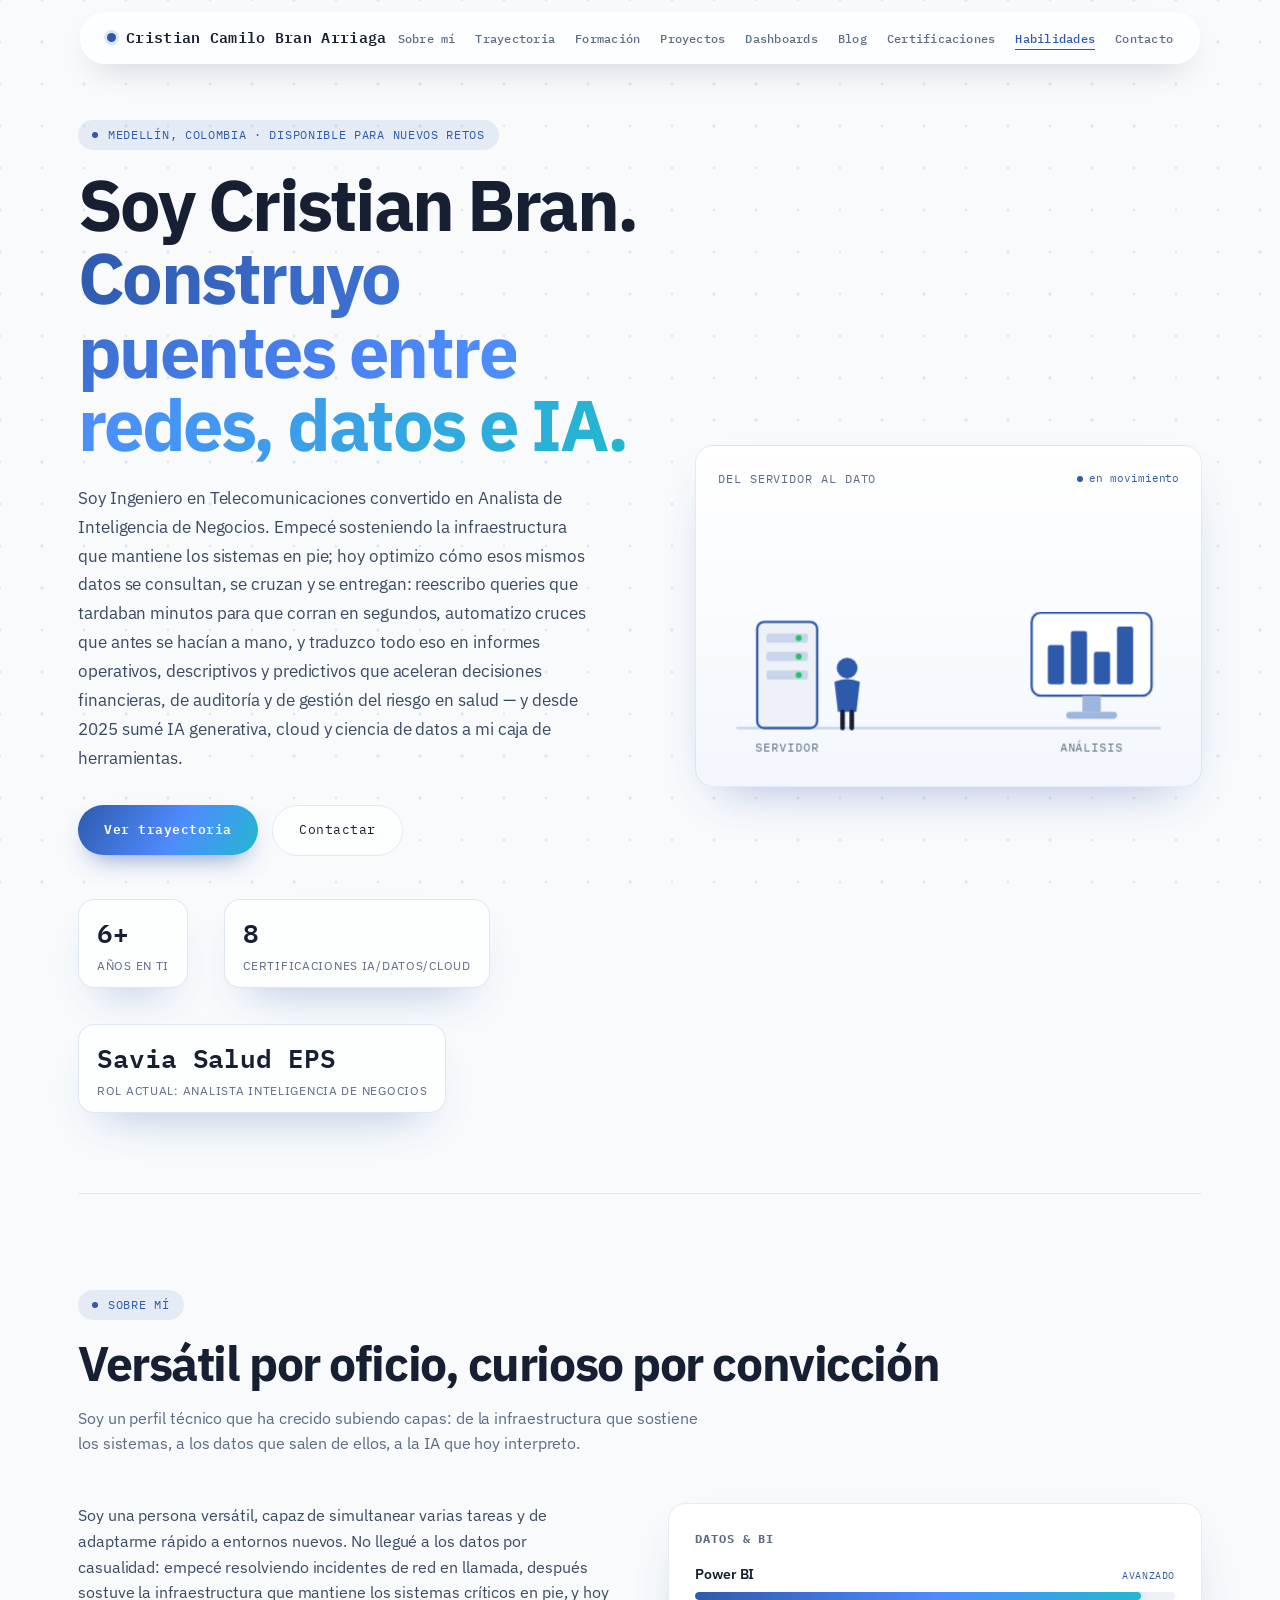
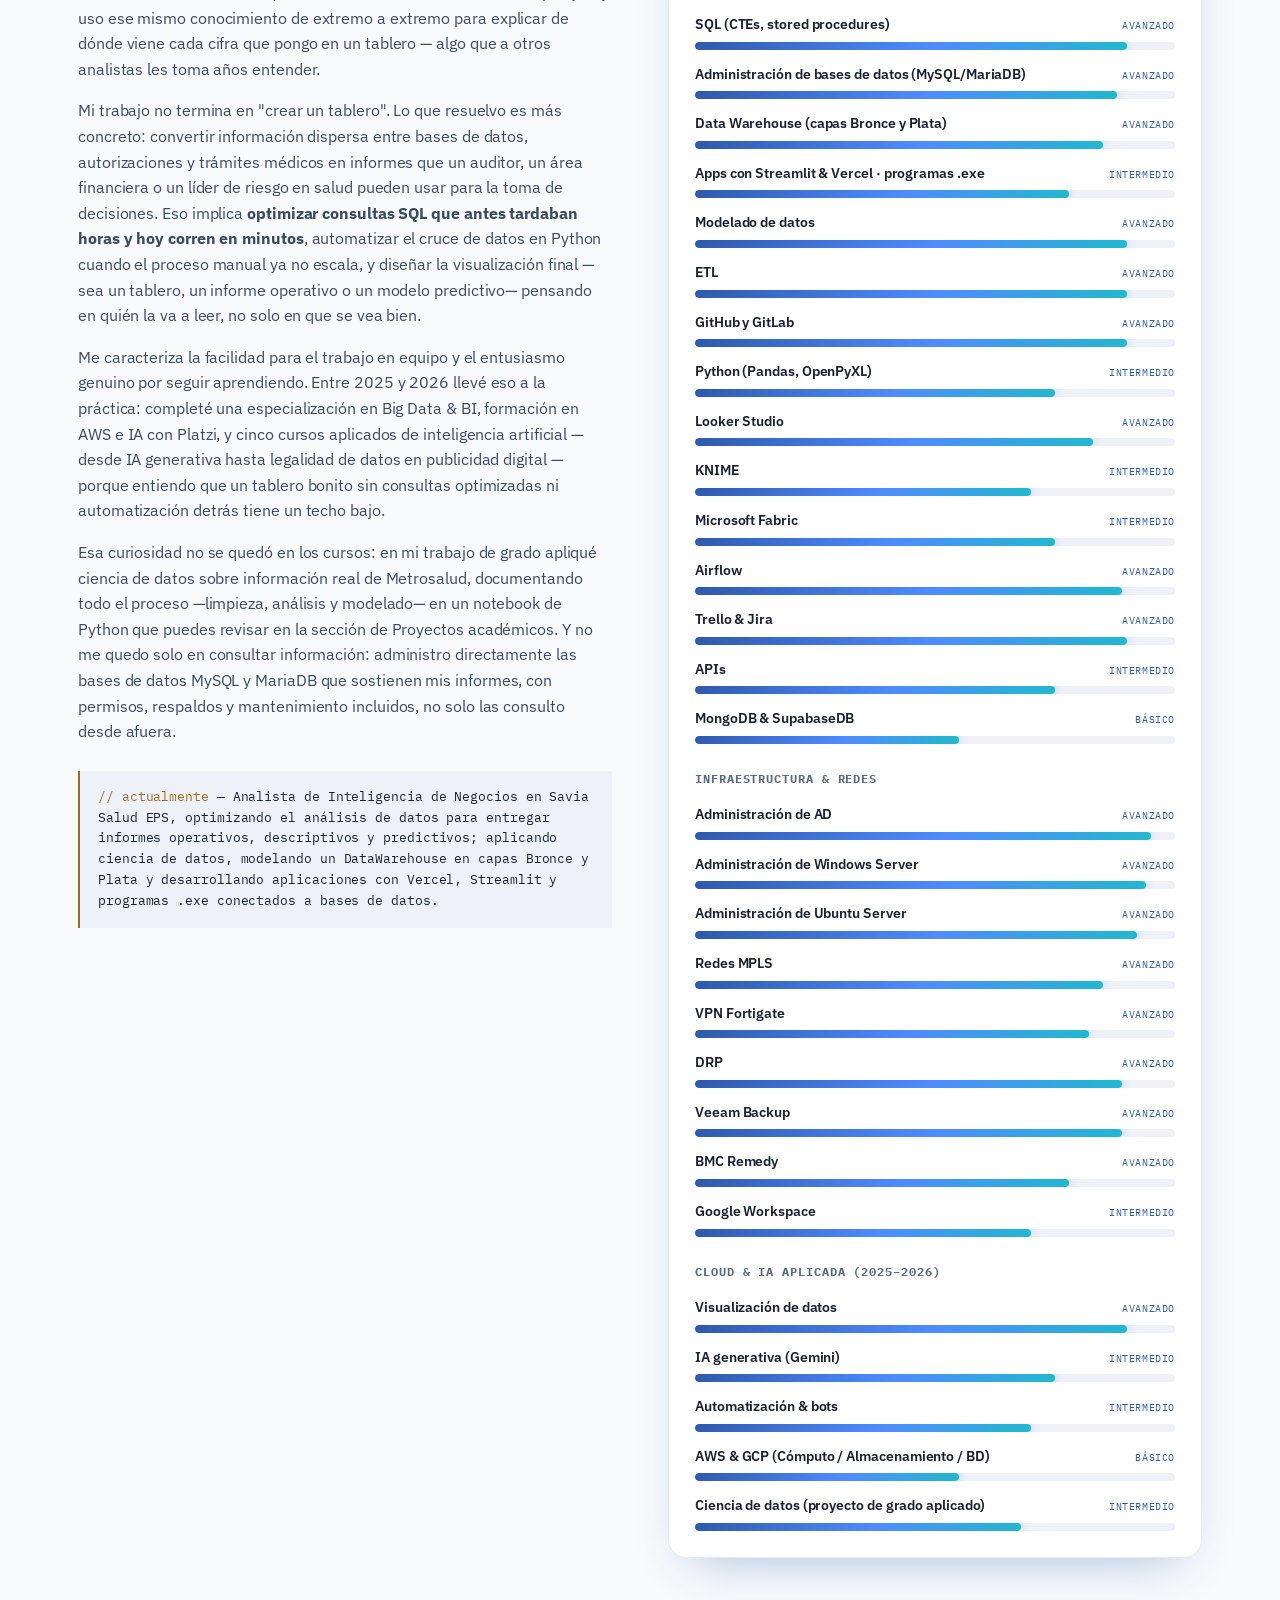
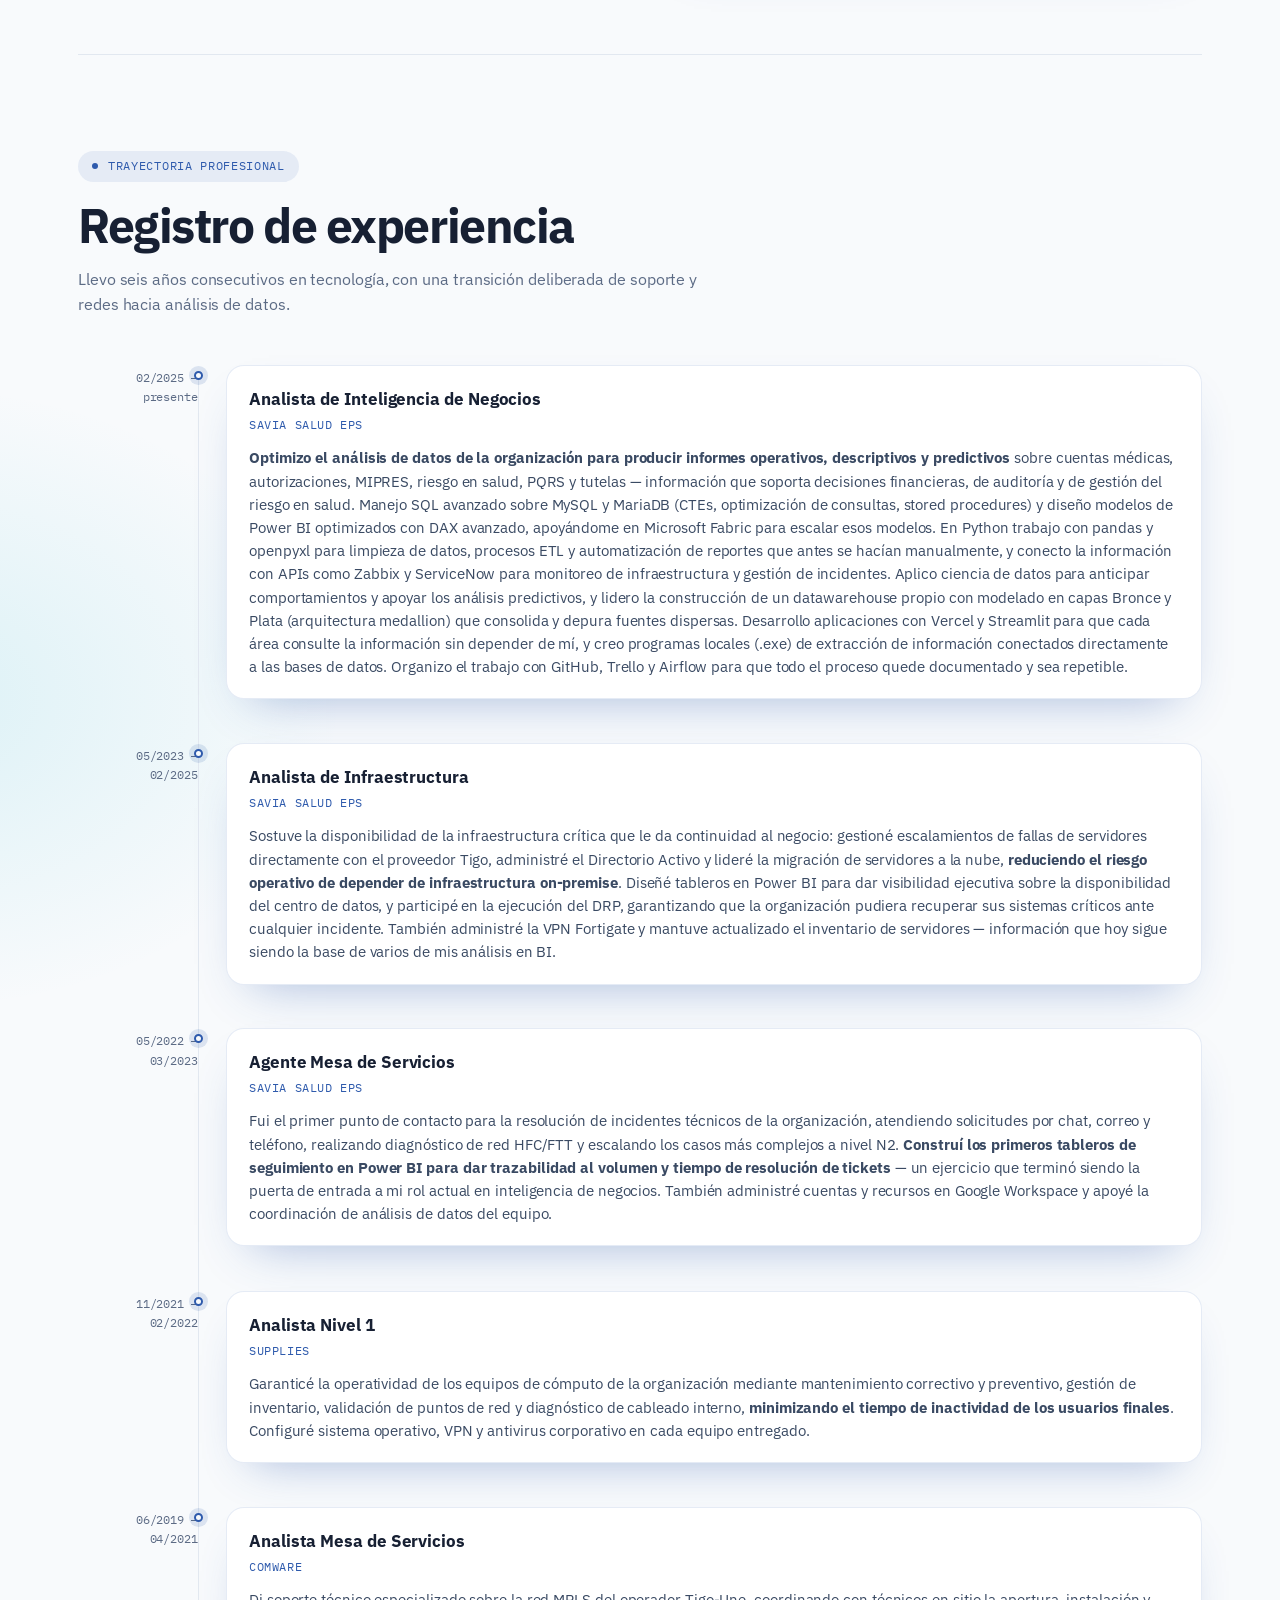
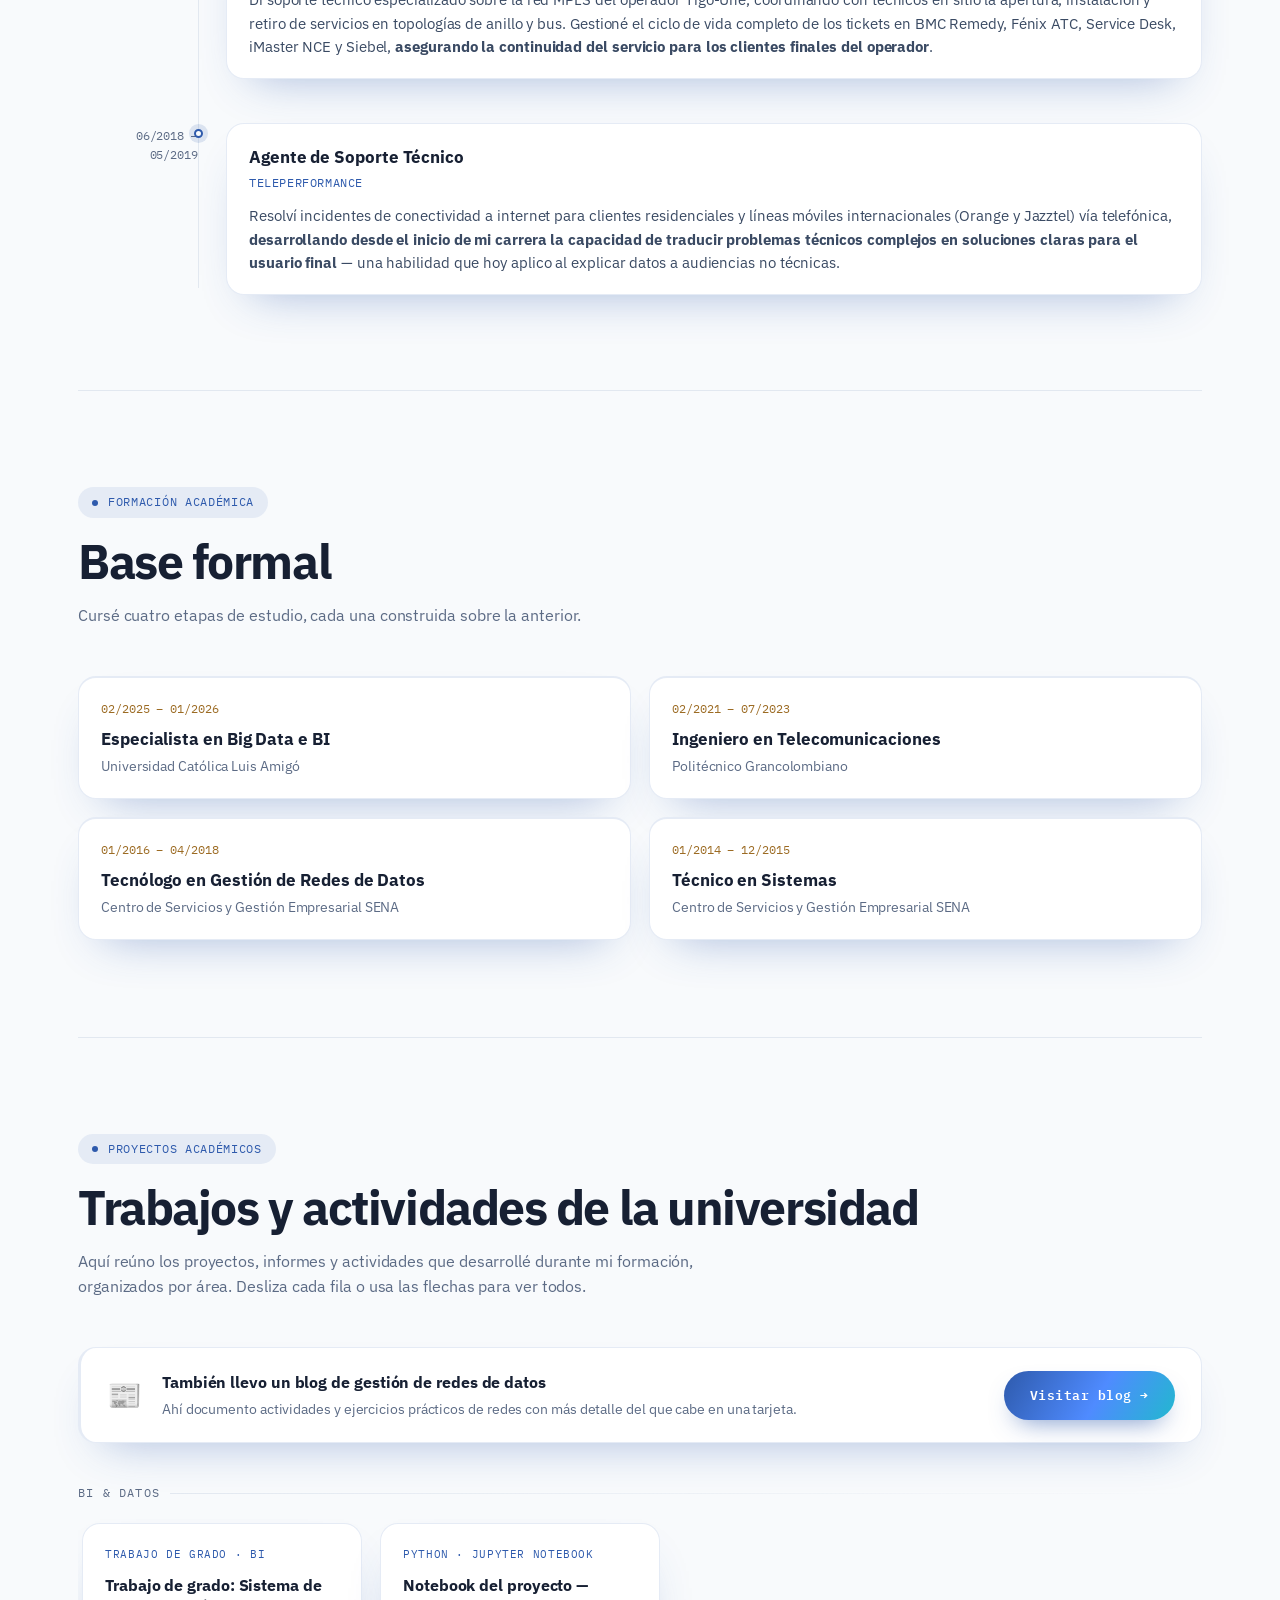
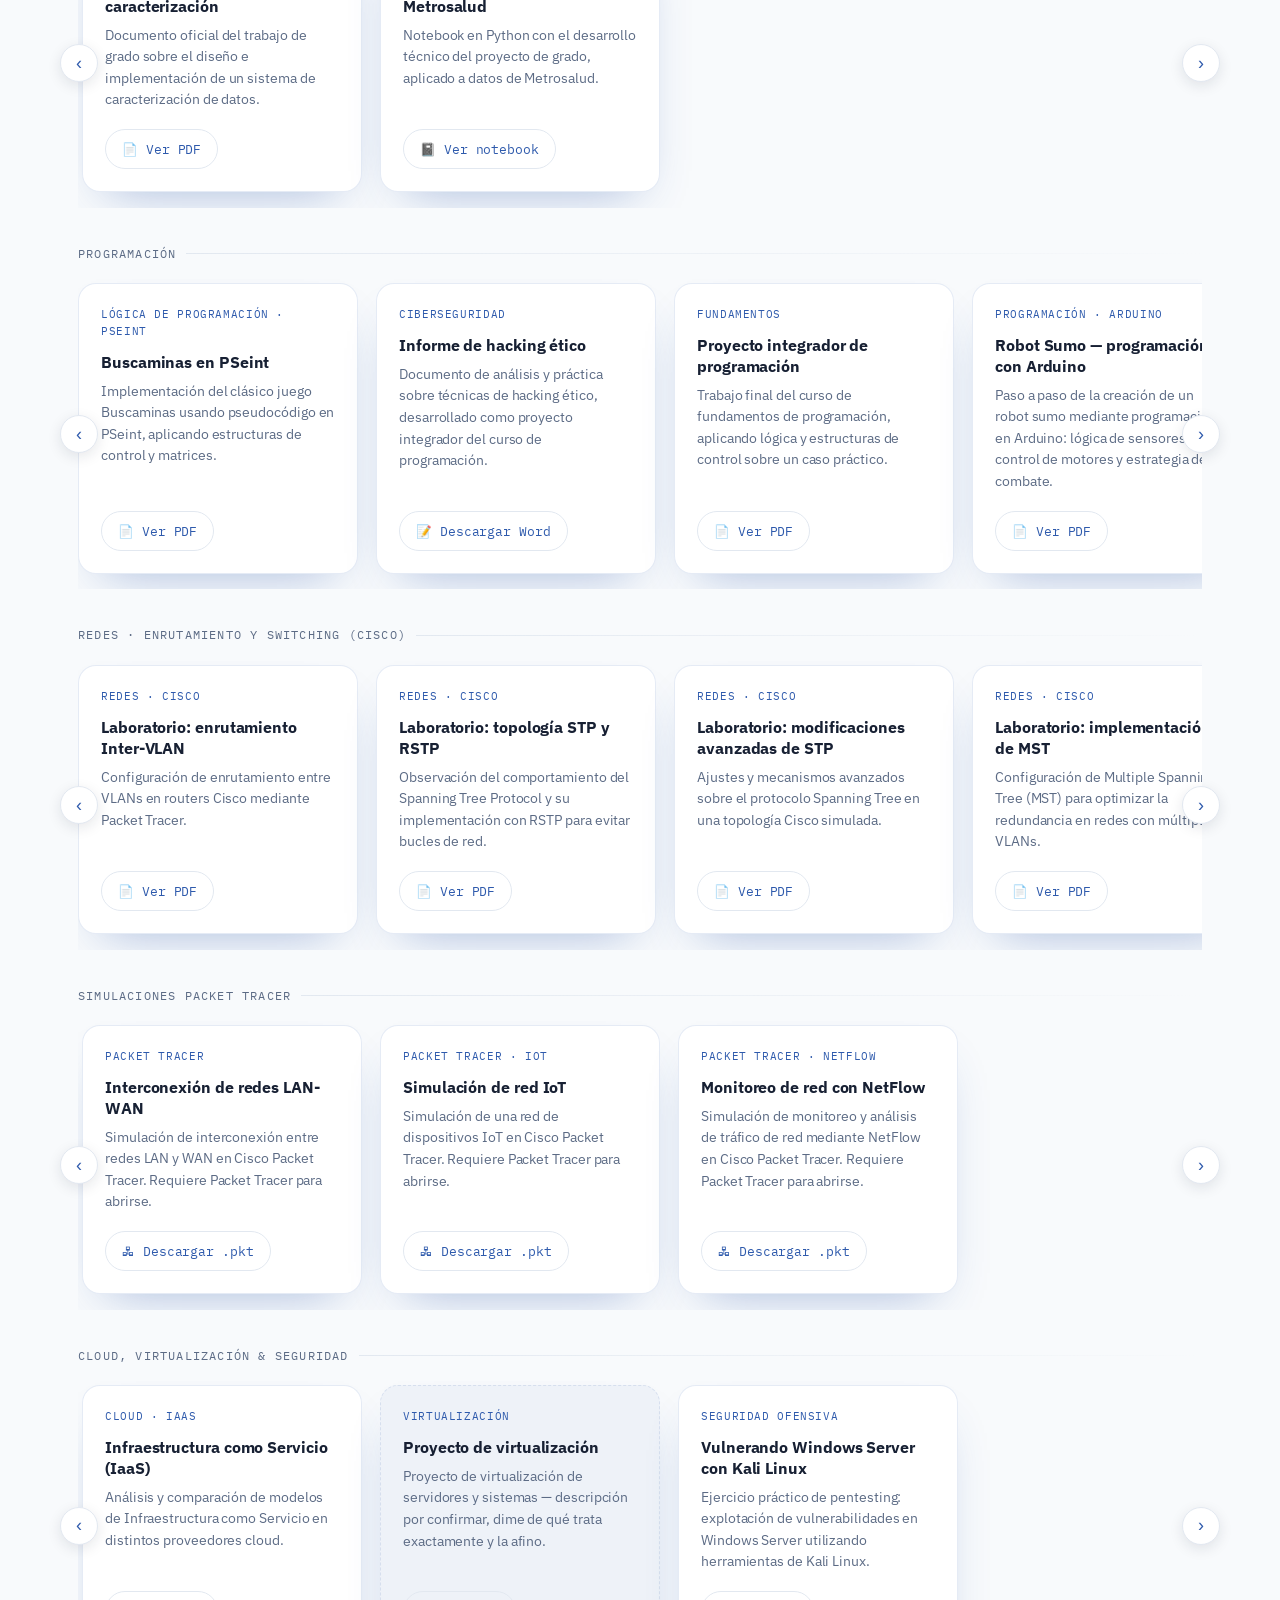
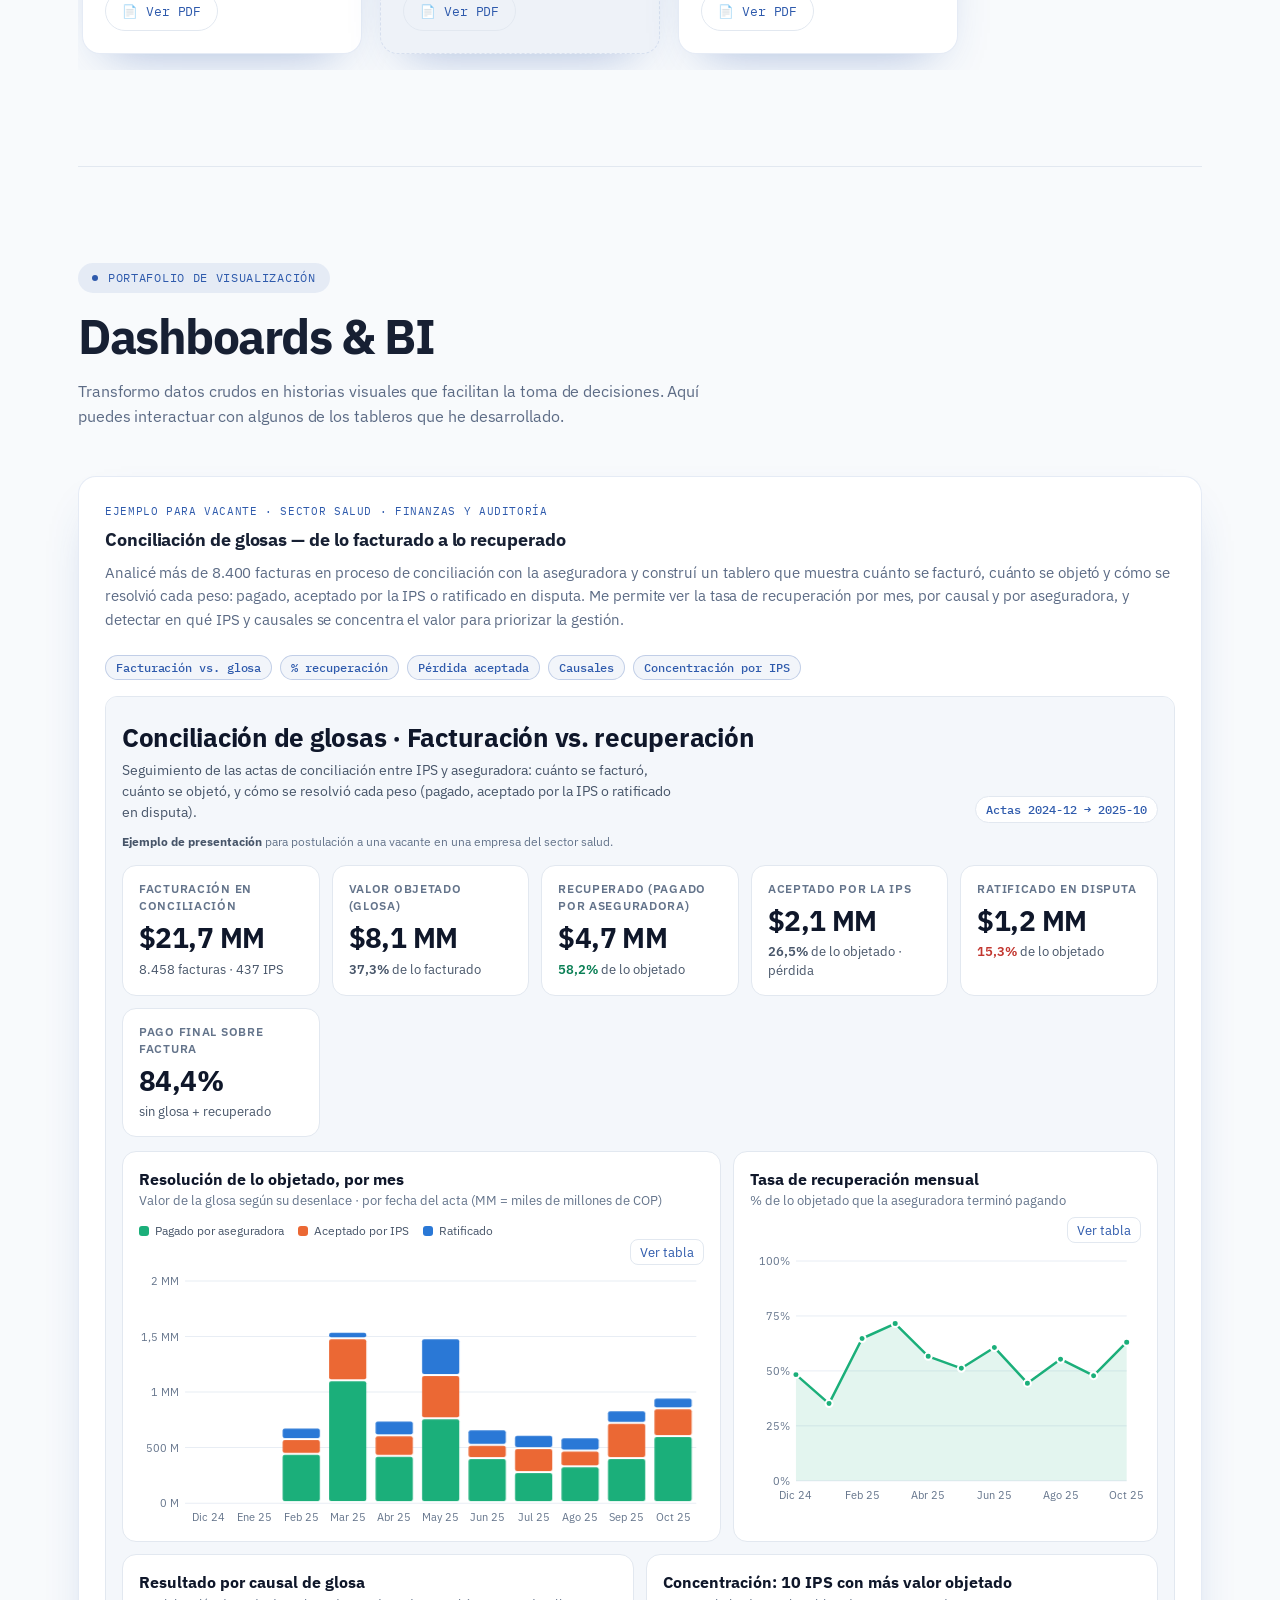
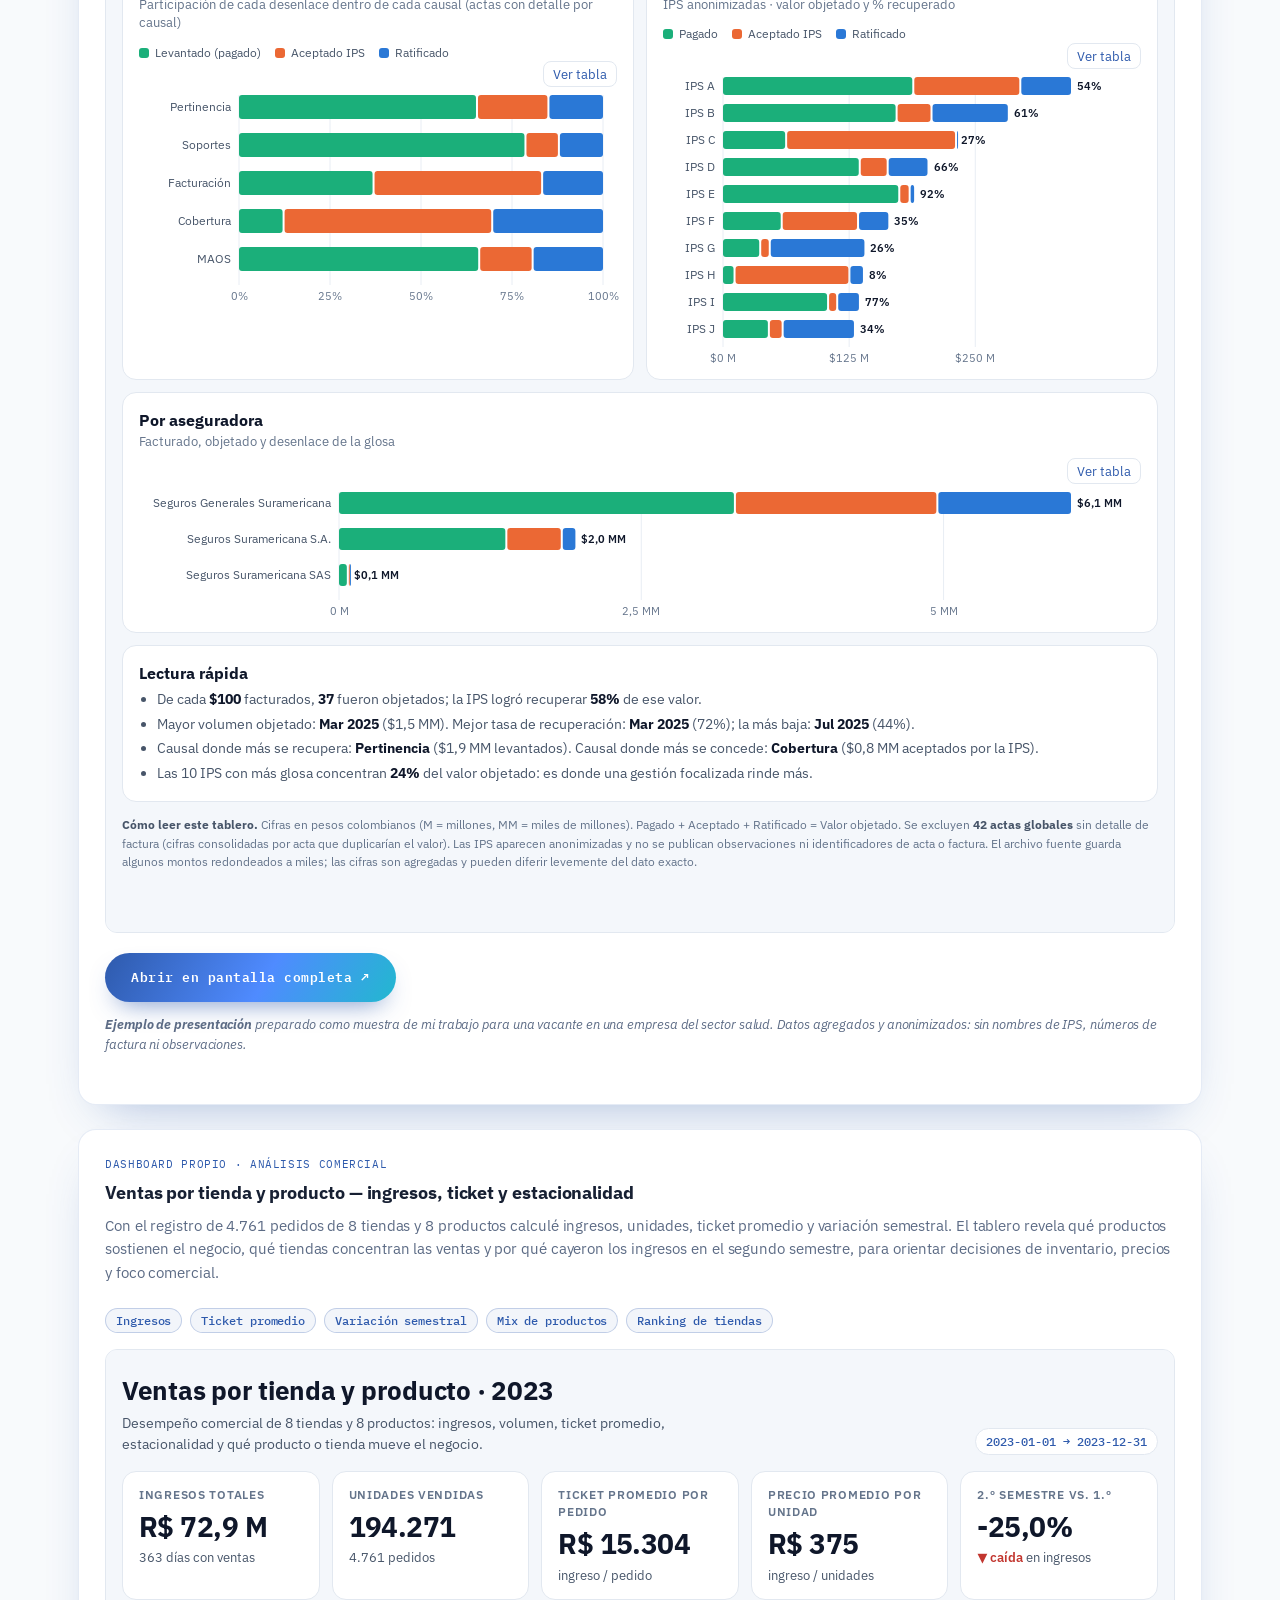
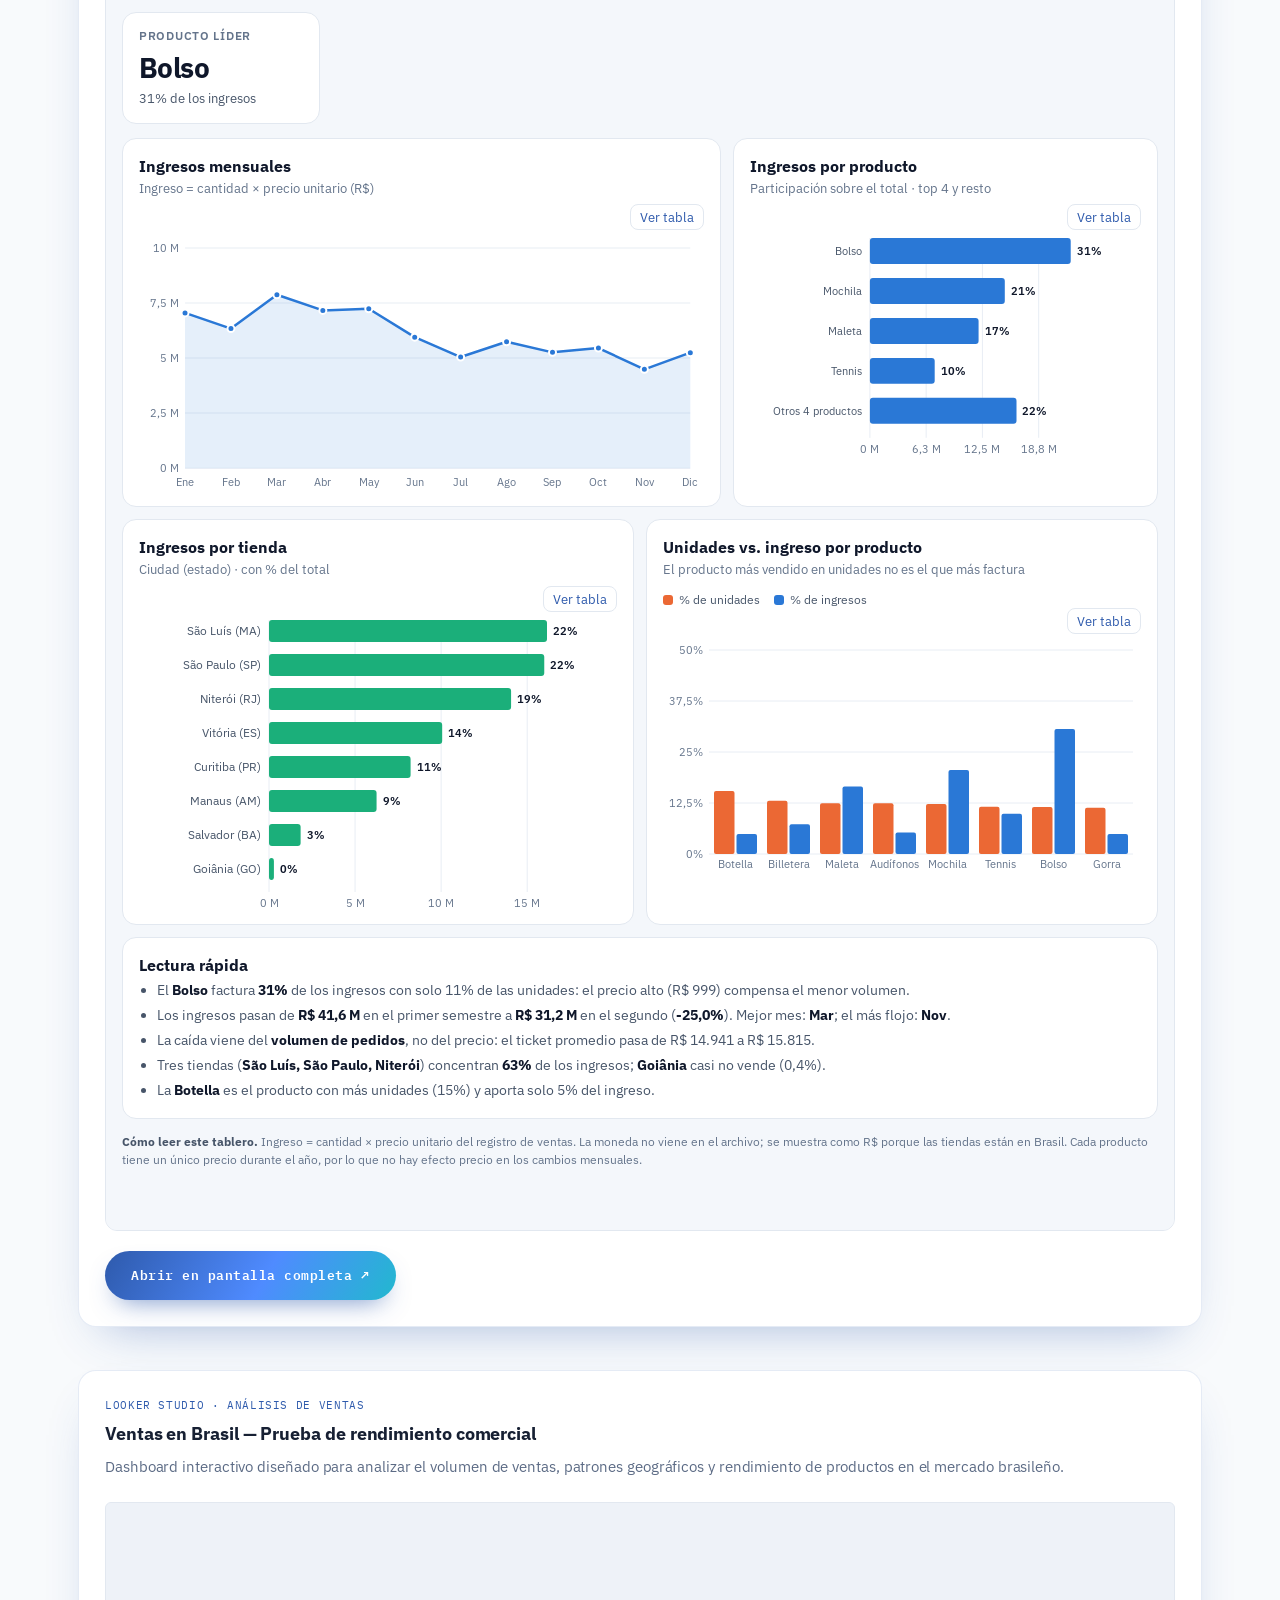
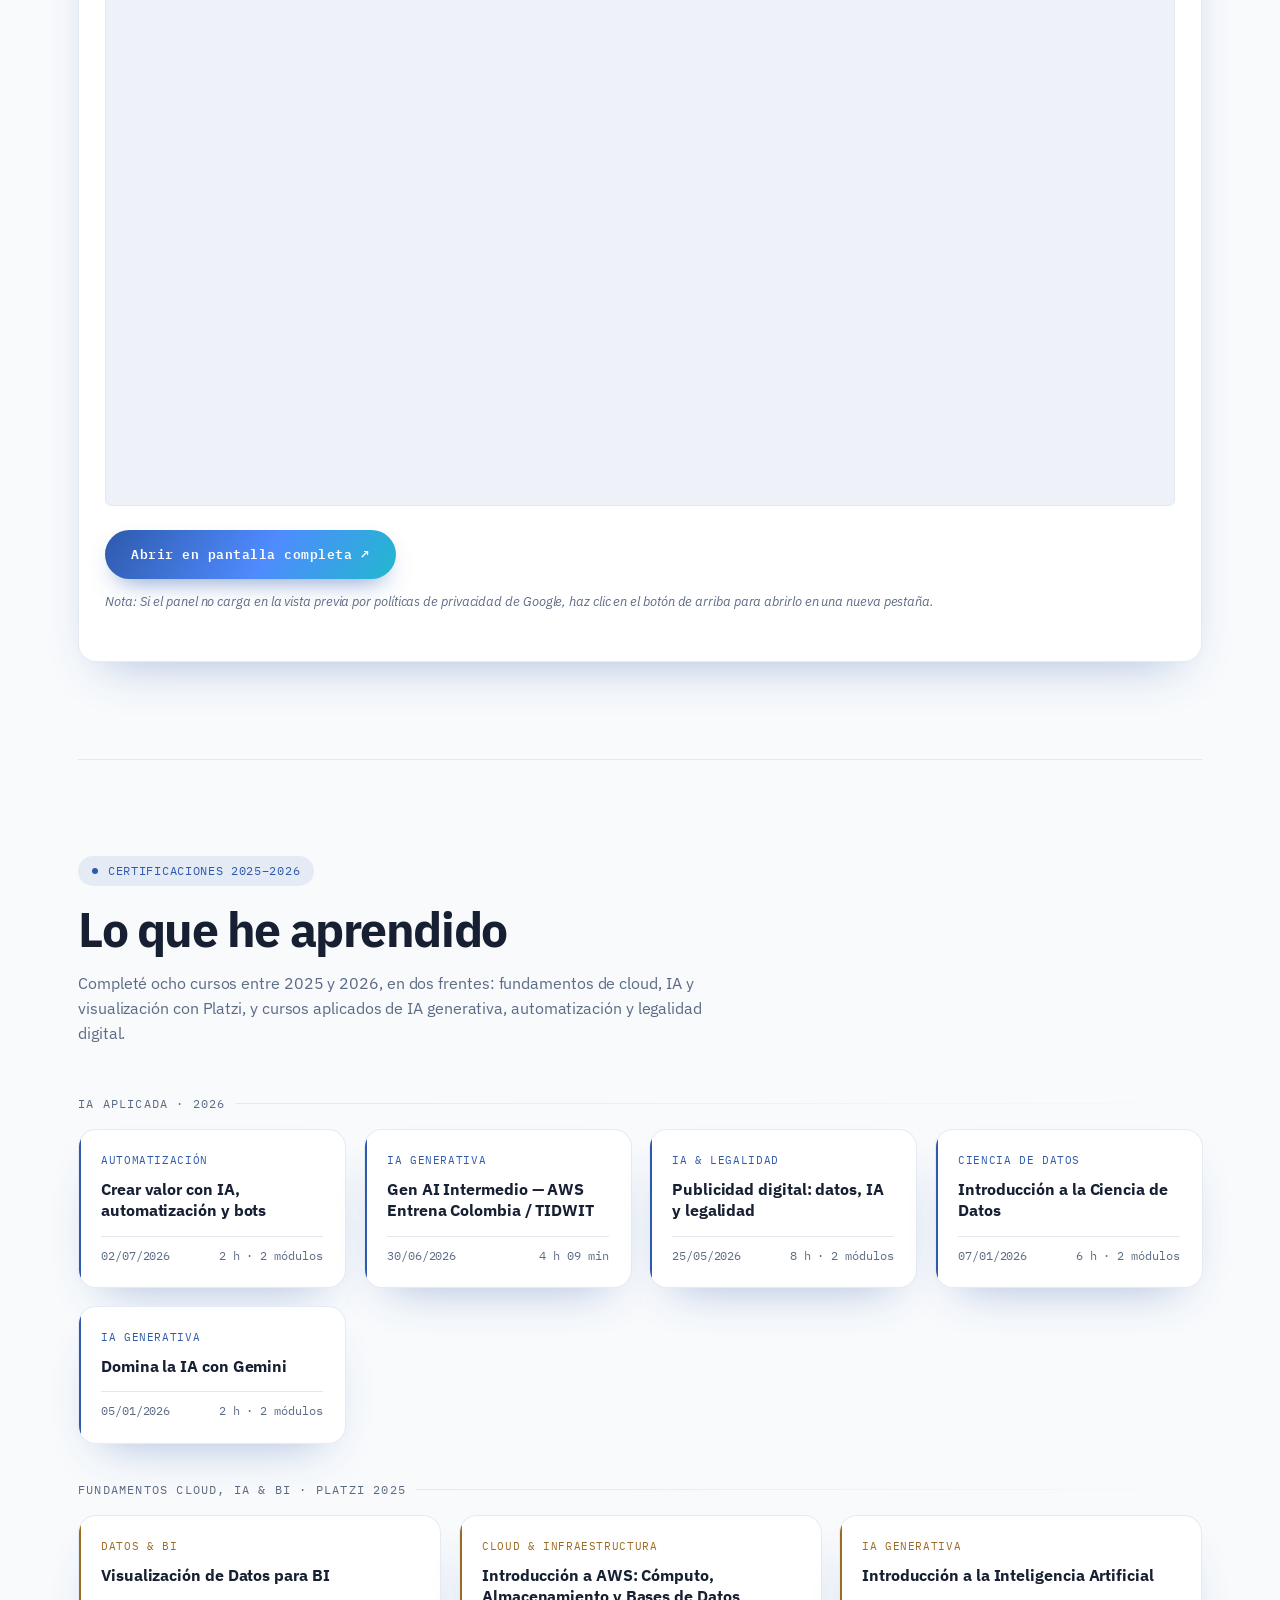
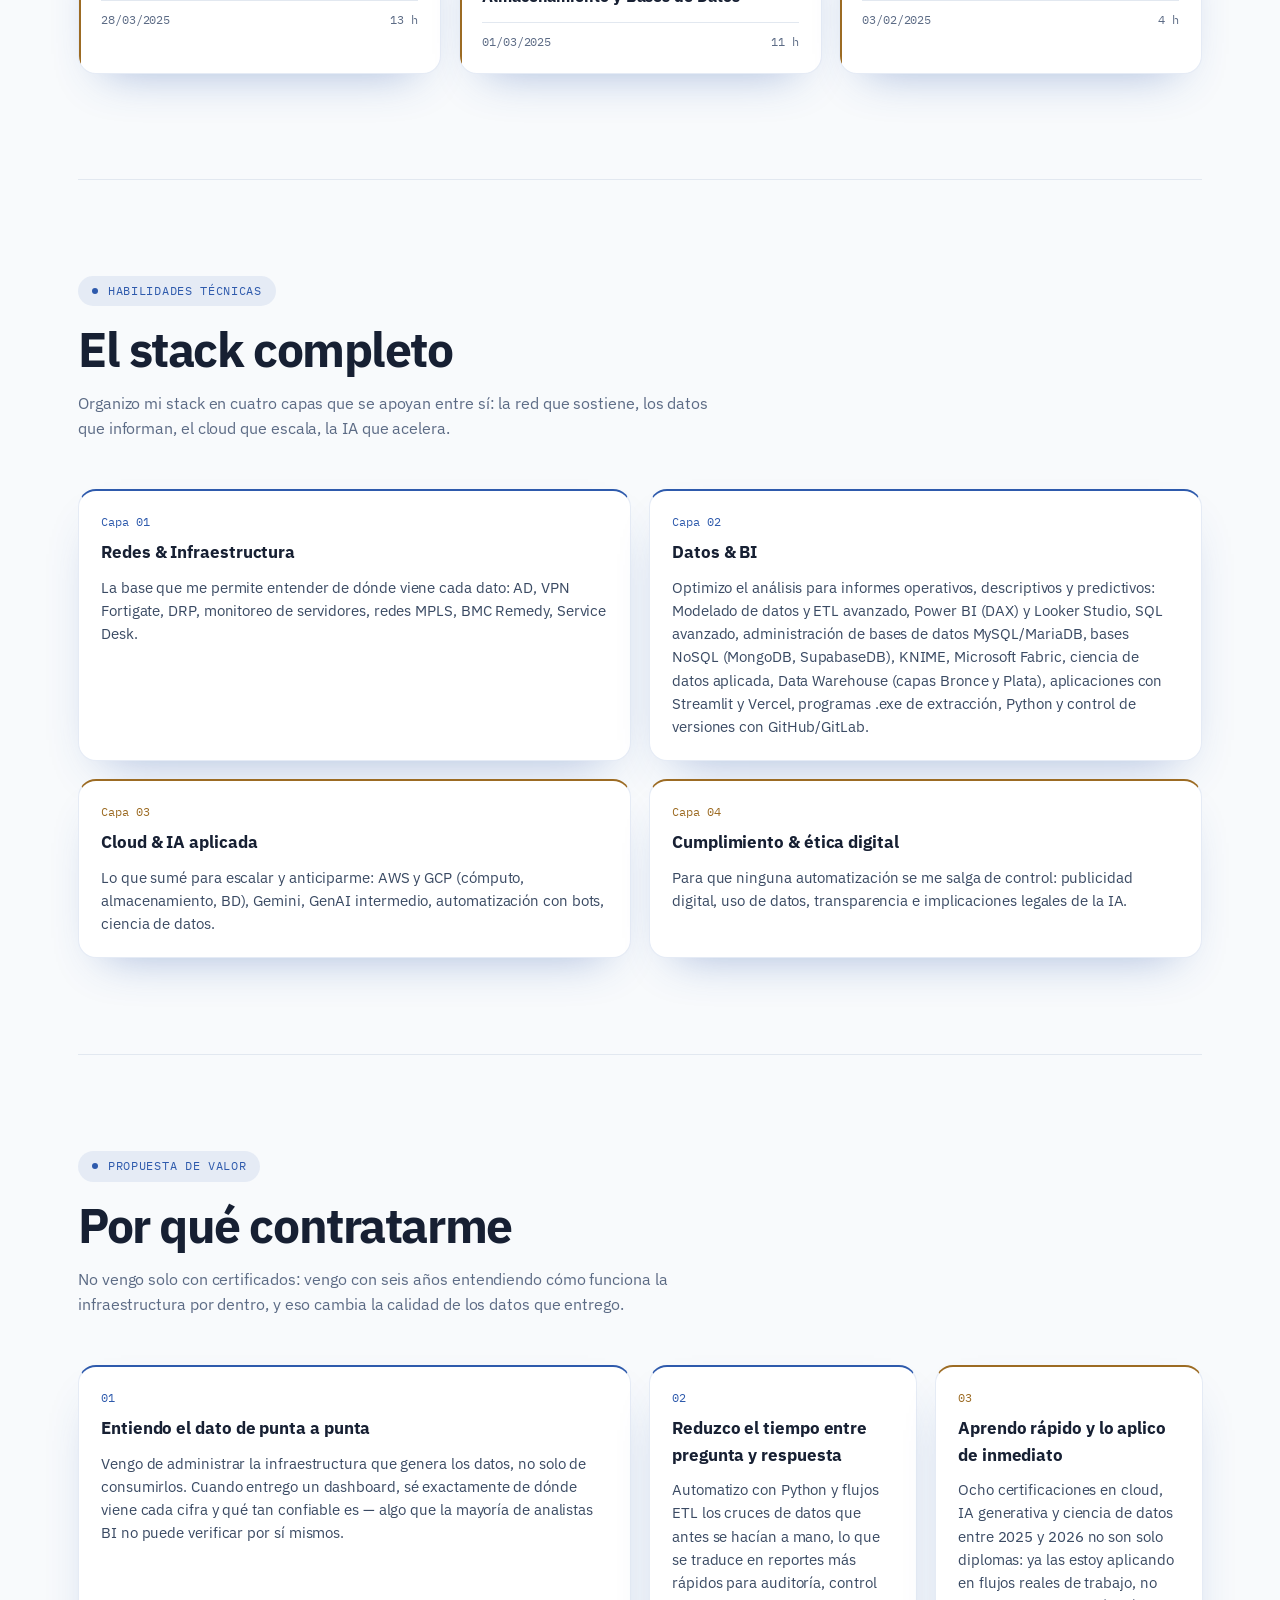
<file: index.html>
<!DOCTYPE html>
<html lang="es">
<head>
<meta charset="UTF-8">
<meta name="viewport" content="width=device-width, initial-scale=1.0">
<title>Cristian Bran — Analista de Inteligencia de Negocios & IA aplicada</title>
<meta name="description" content="Soy Cristian Camilo Bran Arriaga: paso de infraestructura de redes a inteligencia de negocios y datos, con formación reciente en IA aplicada.">

<!-- Favicon -->
<link rel="icon" type="image/svg+xml" href="/favicon.svg">
<meta name="theme-color" content="#2E5AAC">

<!-- Open Graph (WhatsApp, LinkedIn, Facebook) -->
<meta property="og:type" content="website">
<meta property="og:title" content="Cristian Bran — Redes, datos e IA aplicada">
<meta property="og:description" content="Soy Cristian Camilo Bran Arriaga: paso de infraestructura de redes a inteligencia de negocios y datos, con formación reciente en IA aplicada.">
<meta property="og:image" content="https://portafolio-cristian-bran.vercel.app/og-image.png">
<meta property="og:url" content="https://portafolio-cristian-bran.vercel.app/">
<meta property="og:locale" content="es_CO">

<!-- Twitter Card -->
<meta name="twitter:card" content="summary_large_image">
<meta name="twitter:title" content="Cristian Bran — Redes, datos e IA aplicada">
<meta name="twitter:description" content="Soy Cristian Camilo Bran Arriaga: paso de infraestructura de redes a inteligencia de negocios y datos, con formación reciente en IA aplicada.">
<meta name="twitter:image" content="https://portafolio-cristian-bran.vercel.app/og-image.png">

<link rel="canonical" href="https://portafolio-cristian-bran.vercel.app/">

<script type="application/ld+json">
{
  "@context": "https://schema.org",
  "@type": "Person",
  "name": "Cristian Camilo Bran Arriaga",
  "jobTitle": "Analista de Inteligencia de Negocios",
  "url": "https://portafolio-cristian-bran.vercel.app/",
  "image": "https://portafolio-cristian-bran.vercel.app/og-image.png",
  "email": "mailto:ccbran1998@hotmail.com",
  "telephone": "+57-314-613-9747",
  "address": {
    "@type": "PostalAddress",
    "addressLocality": "Medellín",
    "addressCountry": "CO"
  },
  "sameAs": [
    "https://www.linkedin.com/in/cristian-camilo-bran-arriaga-b1074730b"
  ],
  "worksFor": {
    "@type": "Organization",
    "name": "Savia Salud EPS"
  },
  "alumniOf": [
    { "@type": "EducationalOrganization", "name": "Universidad Católica Luis Amigó" },
    { "@type": "EducationalOrganization", "name": "Politécnico Grancolombiano" },
    { "@type": "EducationalOrganization", "name": "SENA" }
  ],
  "knowsAbout": [
    "Power BI", "SQL", "Python", "Business Intelligence", "Administración de bases de datos",
    "Infraestructura de redes", "IA generativa", "AWS", "GCP",
    "Ciencia de datos", "KNIME", "Looker Studio", "MongoDB", "GitHub", "GitLab", "ETL"
  ]
}
</script>

<link rel="preconnect" href="https://fonts.googleapis.com">
<link rel="preconnect" href="https://fonts.gstatic.com" crossorigin>
<link href="https://fonts.googleapis.com/css2?family=IBM+Plex+Mono:wght@400;500;600&family=IBM+Plex+Sans:wght@400;500;600;700&display=swap" rel="stylesheet">
<style>
  :root{
    --ink:#F8FAFC;
    --panel:#FFFFFF;
    --panel-2:#EEF2F8;
    --line:#E2E8F0;
    --signal:#2E5AAC;
    --signal-dim:#9DB6E0;
    --amber:#9C6B23;
    --paper:#172033;
    --muted:#5C6B85;
    --radius:2px;
    --maxw:1180px;
  }
  *{box-sizing:border-box;}
  html{scroll-behavior:smooth;}
  @media (prefers-reduced-motion: reduce){
    html{scroll-behavior:auto;}
    *{animation-duration:0.001ms !important; animation-iteration-count:1 !important; transition-duration:0.001ms !important;}
  }
  body{
    margin:0;
    background:var(--ink);
    color:var(--paper);
    font-family:'IBM Plex Sans', sans-serif;
    font-size:16px;
    line-height:1.6;
    -webkit-font-smoothing:antialiased;
  }
  .mono{font-family:'IBM Plex Mono', monospace;}
  a{color:inherit;}
  img{max-width:100%;}

  /* canvas de puntos reactivo al cursor */
  #dotfield{position:fixed; inset:0; z-index:0; pointer-events:none; width:100%; height:100%;}

  /* accesibilidad: skip link y foco visible por teclado */
  .skip-link{
    position:absolute; left:-9999px; top:auto; z-index:100;
    background:var(--signal); color:#FFFFFF; padding:12px 20px;
    font-family:'IBM Plex Mono', monospace; font-size:13px; text-decoration:none; border-radius:0 0 6px 0;
  }
  .skip-link:focus{left:0; top:0;}
  a:focus-visible, button:focus-visible{
    outline:2px solid var(--signal); outline-offset:3px; border-radius:2px;
  }

  .wrap{max-width:var(--maxw); margin:0 auto; padding:0 28px; position:relative; z-index:1;}

  header.site{
    position:sticky; top:0; z-index:50;
    background:rgba(248,250,252,0.88);
    backdrop-filter:blur(10px);
    border-bottom:1px solid var(--line);
  }
  nav{
    max-width:var(--maxw); margin:0 auto; padding:16px 28px;
    display:flex; align-items:center; justify-content:space-between;
  }
  .brand{
    display:flex; align-items:center; gap:10px;
    font-family:'IBM Plex Mono', monospace; font-weight:600; font-size:15px;
    letter-spacing:0.02em;
  }
  .brand .dot{
    width:9px; height:9px; border-radius:50%; background:var(--signal);
    box-shadow:0 0 0 3px rgba(46,90,172,0.15);
    animation:pulse 2.4s ease-in-out infinite;
  }
  @keyframes pulse{
    0%,100%{box-shadow:0 0 0 3px rgba(46,90,172,0.15);}
    50%{box-shadow:0 0 0 6px rgba(46,90,172,0.06);}
  }
  .navlinks{display:flex; gap:20px; list-style:none; margin:0; padding:0;}
  .navlinks a{
    font-family:'IBM Plex Mono', monospace; font-size:12.5px; text-transform:uppercase;
    letter-spacing:0.08em; text-decoration:none; color:var(--muted);
    position:relative; padding-bottom:4px; transition:color .2s;
  }
  .navlinks a::after{
    content:''; position:absolute; left:0; bottom:0; height:1px; width:0%;
    background:var(--signal); transition:width .25s ease;
  }
  .navlinks a:hover, .navlinks a.active{color:var(--paper);}
  .navlinks a:hover::after, .navlinks a.active::after{width:100%;}
  .navtoggle{display:none; background:none; border:1px solid var(--line); color:var(--paper); padding:8px 10px; cursor:pointer;}

  @media (max-width:820px){
    .navlinks{
      position:fixed; top:64px; right:0; left:0; background:var(--ink);
      flex-direction:column; gap:0; border-bottom:1px solid var(--line);
      max-height:0; overflow:hidden; transition:max-height .3s ease;
    }
    .navlinks.open{max-height:460px;}
    .navlinks li{border-top:1px solid var(--line);}
    .navlinks a{display:block; padding:16px 28px;}
    .navtoggle{display:block;}
  }

  section{position:relative; z-index:1; padding:96px 0; border-bottom:1px solid var(--line); scroll-margin-top:88px;}
  section:last-of-type{border-bottom:none;}
  .eyebrow{
    font-family:'IBM Plex Mono', monospace; font-size:12.5px; letter-spacing:0.12em;
    text-transform:uppercase; color:var(--signal); display:flex; align-items:center; gap:10px; margin-bottom:18px;
  }
  .eyebrow::before{content:''; width:22px; height:1px; background:var(--signal);}
  h1,h2,h3{font-family:'IBM Plex Sans', sans-serif; font-weight:700; margin:0; letter-spacing:-0.01em; color:var(--paper);}
  h2{font-size:clamp(28px,4vw,40px); margin-bottom:8px;}
  .section-sub{color:var(--muted); max-width:640px; margin-bottom:48px; font-size:15.5px;}

  .hero{padding-top:64px; padding-bottom:80px;}
  .hero-grid{display:grid; grid-template-columns:1.05fr 0.95fr; gap:56px; align-items:center;}
  @media (max-width:920px){.hero-grid{grid-template-columns:1fr; gap:48px;}}
  .hero h1{font-size:clamp(38px,6vw,64px); line-height:1.04; letter-spacing:-0.02em;}
  .hero h1 .accent{color:var(--signal);}
  .hero-lede{font-size:18px; color:#3A4A63; max-width:520px; margin:22px 0 32px;}
  .cta-row{display:flex; gap:14px; flex-wrap:wrap; margin-bottom:44px;}
  .btn{
    font-family:'IBM Plex Mono', monospace; font-size:13px; letter-spacing:0.04em;
    padding:13px 22px; text-decoration:none; border-radius:var(--radius); cursor:pointer;
    transition:transform .15s ease, background .2s, border-color .2s, box-shadow .2s; display:inline-block;
  }
  .btn-primary{background:var(--signal); color:#FFFFFF; border:1px solid var(--signal); font-weight:600;}
  .btn-primary:hover{transform:translateY(-2px); background:#24478A; box-shadow:0 10px 22px rgba(46,90,172,0.28);}
  .btn-ghost{background:transparent; border:1px solid var(--line); color:var(--paper);}
  .btn-ghost:hover{border-color:var(--signal); color:var(--signal); transform:translateY(-2px);}

  .stat-row{display:flex; gap:36px; flex-wrap:wrap;}
  .stat{border-left:2px solid var(--signal); padding-left:14px;}
  .stat .num{font-family:'IBM Plex Mono',monospace; font-size:26px; font-weight:600; color:var(--paper);}
  .stat .lbl{font-size:12px; color:var(--muted); text-transform:uppercase; letter-spacing:0.06em; margin-top:2px;}

  /* tilt-card: micro-interacción 3D al mover el mouse encima */
  .tilt-card{ transform-style:preserve-3d; will-change:transform; transition:transform .12s ease-out, box-shadow .25s ease, border-color .25s ease; }

  .diagram-card{
    background:var(--panel); border:1px solid var(--line); border-radius:6px; padding:26px 22px 20px;
    box-shadow:0 4px 24px rgba(23,32,51,0.06);
  }
  .diagram-head{display:flex; justify-content:space-between; align-items:center; margin-bottom:14px;}
  .diagram-title{font-family:'IBM Plex Mono',monospace; font-size:11.5px; color:var(--muted); text-transform:uppercase; letter-spacing:0.08em;}
  .diagram-status{font-family:'IBM Plex Mono',monospace; font-size:11px; color:var(--signal); display:flex; align-items:center; gap:6px;}
  .diagram-status::before{content:''; width:6px; height:6px; border-radius:50%; background:var(--signal);}

  /* ── hoja de vida animada (reemplaza el diagrama SVG) ── */
  .cv-card{
    position:relative; overflow:hidden; border-radius:4px;
  }
  .cv-scanner{
    position:absolute; left:0; right:0; top:0; height:2px; z-index:2;
    background:linear-gradient(90deg, transparent, var(--signal) 45%, var(--signal) 55%, transparent);
    box-shadow:0 0 14px 1px rgba(46,90,172,0.55);
    animation:cv-scan 4.5s ease-in-out infinite;
  }
  @keyframes cv-scan{
    0%{top:0%; opacity:0;}
    6%{opacity:1;}
    48%{opacity:1;}
    52%{top:100%; opacity:1;}
    58%{opacity:0;}
    100%{top:0%; opacity:0;}
  }
  .cv-header{
    display:flex; align-items:center; gap:14px;
    margin-bottom:18px; padding-bottom:16px; border-bottom:1px solid var(--line);
  }
  .cv-avatar{
    width:42px; height:42px; border-radius:50%; flex-shrink:0;
    background:linear-gradient(135deg, var(--signal), var(--signal-dim));
    color:#fff; display:flex; align-items:center; justify-content:center;
    font-family:'IBM Plex Mono',monospace; font-weight:700; font-size:14px;
  }
  .cv-header-lines{flex:1;}
  .cv-line{
    height:8px; border-radius:4px; margin:7px 0;
    background:linear-gradient(90deg, var(--panel-2) 25%, #E4EAF5 37%, var(--panel-2) 63%);
    background-size:400% 100%;
    animation:cv-shimmer 2.6s ease-in-out infinite;
  }
  .cv-header .h-title{height:11px;}
  @keyframes cv-shimmer{
    0%{background-position:135% 0;}
    100%{background-position:-35% 0;}
  }
  .w-95{width:95%;} .w-90{width:90%;} .w-85{width:85%;} .w-80{width:80%;}
  .w-75{width:75%;} .w-70{width:70%;} .w-60{width:60%;} .w-55{width:55%;} .w-40{width:40%;}
  .cv-section{margin-bottom:16px;}
  .cv-section:last-child{margin-bottom:0;}
  .cv-section-label{
    display:flex; align-items:center; gap:6px; margin-bottom:9px;
    font-family:'IBM Plex Mono',monospace; font-size:10px; letter-spacing:0.08em;
    text-transform:uppercase; color:var(--signal);
  }
  .cv-dot{width:5px; height:5px; border-radius:50%; background:var(--signal); flex-shrink:0;}
  .cv-check{
    margin-left:auto; color:var(--signal); font-size:11px; opacity:0;
    animation:cv-check-in 4.5s ease-in-out infinite;
  }
  .cv-section:nth-of-type(1) .cv-check{animation-delay:0.2s;}
  .cv-section:nth-of-type(2) .cv-check{animation-delay:1.4s;}
  .cv-section:nth-of-type(3) .cv-check{animation-delay:2.6s;}
  .cv-section:nth-of-type(4) .cv-check{animation-delay:3.6s;}
  @keyframes cv-check-in{
    0%{opacity:0; transform:scale(0.6);}
    4%{opacity:1; transform:scale(1);}
    90%{opacity:1;}
    96%{opacity:0;}
    100%{opacity:0;}
  }
  .cv-tags{display:flex; flex-wrap:wrap; gap:7px;}
  .cv-tag{
    display:inline-block; height:16px; border-radius:9px;
    background:linear-gradient(90deg, var(--panel-2) 25%, #E4EAF5 37%, var(--panel-2) 63%);
    background-size:400% 100%; animation:cv-shimmer 2.6s ease-in-out infinite;
  }
  .cv-tag.w1{width:48px;} .cv-tag.w2{width:64px;} .cv-tag.w3{width:56px;}
  svg.topology{width:100%; height:auto; display:block;}
  .topo-line{stroke:var(--signal-dim); stroke-width:1.5; fill:none; stroke-dasharray:6 6; stroke-dashoffset:0; animation:dash 3.5s linear infinite;}
  @keyframes dash{to{stroke-dashoffset:-120;}}
  .topo-node circle{fill:var(--panel-2); stroke:var(--signal); stroke-width:1.5;}
  .topo-node.active circle{fill:var(--signal); stroke:var(--signal);}
  .topo-node text{font-family:'IBM Plex Mono',monospace; font-size:10.5px; fill:var(--paper);}
  .topo-node .sub{fill:var(--muted); font-size:9px;}
  .topo-node.active text{fill:#FFFFFF;}
  .topo-node.active .sub{fill:rgba(255,255,255,0.82);}
  .topo-ping{fill:var(--signal); opacity:0.4; animation:ping 2.2s ease-out infinite;}
  @keyframes ping{0%{r:4; opacity:0.45;} 100%{r:16; opacity:0;}}

  .about-grid{display:grid; grid-template-columns:1fr 1fr; gap:56px;}
  @media (max-width:820px){.about-grid{grid-template-columns:1fr;}}
  .about-text p{color:#3A4A63; margin:0 0 16px; font-size:16px;}
  .about-text .now{
    margin-top:26px; padding:16px 18px; background:var(--panel-2); border-left:2px solid var(--amber);
    font-family:'IBM Plex Mono',monospace; font-size:13px; color:var(--paper);
  }
  .about-text .now .k{color:var(--amber);}
  .skill-panel{background:var(--panel); border:1px solid var(--line); padding:26px; box-shadow:0 4px 24px rgba(23,32,51,0.06); border-radius:6px;}
  .skill-group{margin-bottom:26px;}
  .skill-group:last-child{margin-bottom:0;}
  .skill-group h4{
    font-family:'IBM Plex Mono',monospace; font-size:11.5px; text-transform:uppercase; letter-spacing:0.08em;
    color:var(--muted); margin:0 0 16px;
  }
  .skill-item{margin-bottom:14px;}
  .skill-item:last-child{margin-bottom:0;}
  .skill-item-head{display:flex; justify-content:space-between; align-items:baseline; margin-bottom:6px; gap:10px;}
  .skill-item-head .name{font-size:13.5px; color:var(--paper); font-weight:600;}
  .skill-item-head .level{
    font-family:'IBM Plex Mono',monospace; font-size:10px; text-transform:uppercase; letter-spacing:0.06em;
    color:var(--signal); flex-shrink:0;
  }
  .skill-bar{height:6px; background:var(--panel-2); border-radius:4px; overflow:hidden;}
  .skill-bar-fill{
    height:100%; width:0%; border-radius:4px;
    background:linear-gradient(90deg, var(--signal-dim), var(--signal));
    transition:width 1.1s cubic-bezier(.16,1,.3,1);
  }

  .timeline{position:relative; margin-top:8px;}
  .timeline::before{
    content:''; position:absolute; left:120px; top:6px; bottom:6px; width:1px; background:var(--line);
  }
  @media (max-width:700px){.timeline::before{left:18px;}}
  .tl-item{
    display:grid; grid-template-columns:120px 1fr; gap:28px; position:relative; padding-bottom:44px;
    opacity:0; transform:translateY(16px); transition:opacity .6s ease, transform .6s ease;
  }
  .tl-item.in{opacity:1; transform:translateY(0);}
  .tl-item:last-child{padding-bottom:0;}
  @media (max-width:700px){.tl-item{grid-template-columns:1fr; padding-left:36px;}}
  .tl-date{
    font-family:'IBM Plex Mono',monospace; font-size:12px; color:var(--muted); text-align:right; padding-top:3px;
  }
  @media (max-width:700px){.tl-date{text-align:left;}}
  .tl-node{
    position:absolute; left:116px; top:6px; width:9px; height:9px; border-radius:50%;
    background:var(--ink); border:2px solid var(--signal);
  }
  @media (max-width:700px){.tl-node{left:14px;}}
  .tl-body{background:var(--panel); border:1px solid var(--line); padding:20px 22px; box-shadow:0 4px 24px rgba(23,32,51,0.05); border-radius:6px;}
  .tl-role{font-size:17px; font-weight:700; margin-bottom:2px; color:var(--paper);}
  .tl-org{
    font-family:'IBM Plex Mono',monospace; font-size:12px; color:var(--signal);
    text-transform:uppercase; letter-spacing:0.05em; margin-bottom:12px;
  }
  .tl-desc{color:#3A4A63; font-size:14.5px; margin:0;}

  .edu-grid{display:grid; grid-template-columns:repeat(2,1fr); gap:18px;}
  @media (max-width:700px){.edu-grid{grid-template-columns:1fr;}}
  .edu-card{
    background:var(--panel); border:1px solid var(--line); padding:22px; border-top:2px solid var(--amber);
    box-shadow:0 4px 24px rgba(23,32,51,0.05); border-radius:6px;
  }
  .edu-card .yr{font-family:'IBM Plex Mono',monospace; font-size:11.5px; color:var(--amber); margin-bottom:8px;}
  .edu-card h4{font-size:16.5px; margin:0 0 4px; font-weight:700; color:var(--paper);}
  .edu-card .inst{font-size:14px; color:var(--muted); margin:4px 0 0; line-height:1.4;}

  .cert-subhead{
    font-family:'IBM Plex Mono',monospace; font-size:12px; text-transform:uppercase; letter-spacing:0.1em;
    color:var(--muted); margin:36px 0 16px; display:flex; align-items:center; gap:10px;
  }
  .cert-subhead:first-of-type{margin-top:0;}
  .cert-subhead::after{content:''; flex:1; height:1px; background:var(--line);}

  /* ── banner del blog ── */
  .blog-banner{
    display:flex; align-items:center; gap:20px; flex-wrap:wrap;
    background:var(--panel); border:1px solid var(--line); border-left:3px solid var(--amber);
    border-radius:6px; padding:22px 26px; margin-bottom:40px;
    box-shadow:0 4px 24px rgba(23,32,51,0.05);
  }
  .blog-banner-icon{font-size:28px; flex-shrink:0;}
  .blog-banner-text{flex:1; min-width:220px;}
  .blog-banner-text h4{font-size:15.5px; margin:0 0 4px; color:var(--paper);}
  .blog-banner-text p{font-size:13.5px; color:var(--muted); margin:0;}

  /* ── carrusel de proyectos académicos ── */
  .carousel-wrap{position:relative;}
  .carousel-track{
    display:flex; gap:18px; overflow-x:auto; scroll-snap-type:x mandatory;
    padding:4px 4px 16px; scrollbar-width:thin; scrollbar-color:var(--signal-dim) transparent;
  }
  .carousel-track::-webkit-scrollbar{height:6px;}
  .carousel-track::-webkit-scrollbar-thumb{background:var(--signal-dim); border-radius:6px;}
  .project-card{
    flex:0 0 280px; scroll-snap-align:start; background:var(--panel); border:1px solid var(--line);
    border-radius:6px; padding:22px; display:flex; flex-direction:column; box-shadow:0 4px 24px rgba(23,32,51,0.05);
  }
  .project-card.placeholder{border-style:dashed; background:var(--panel-2);}
  .project-card .cert-tag{margin-bottom:12px;}
  .project-card h4{font-size:15.5px; margin:0 0 8px; color:var(--paper); line-height:1.35;}
  .project-card p{font-size:13.5px; color:var(--muted); margin:0 0 18px; flex:1;}
  .project-link{
    display:inline-flex; align-items:center; gap:8px; font-family:'IBM Plex Mono',monospace; font-size:12.5px;
    color:var(--signal); text-decoration:none; border:1px solid var(--line); padding:9px 14px; border-radius:4px;
    transition:border-color .2s, background .2s, transform .2s; width:fit-content;
  }
  .project-link:hover{border-color:var(--signal); background:rgba(46,90,172,0.06); transform:translateY(-2px);}
  .project-link.disabled{color:var(--muted); cursor:default; pointer-events:none;}
  .carousel-btn{
    position:absolute; top:50%; transform:translateY(-50%); background:var(--panel); border:1px solid var(--line);
    border-radius:50%; width:38px; height:38px; cursor:pointer; z-index:2; font-size:18px; color:var(--signal);
    display:flex; align-items:center; justify-content:center; box-shadow:0 4px 14px rgba(23,32,51,0.1);
    transition:background .2s, transform .2s;
  }
  .carousel-btn:hover{background:var(--panel-2); transform:translateY(-50%) scale(1.08);}
  .carousel-btn.prev{left:-18px;}
  .carousel-btn.next{right:-18px;}
  @media (max-width:700px){
    .carousel-btn{display:none;}
  }
  
  /* ── Estilos para Dashboard Section ── */
  .dashboard-card {
    background: var(--panel); border: 1px solid var(--line); padding: 26px;
    box-shadow: 0 4px 24px rgba(23,32,51,0.05); border-radius: 6px;
    margin-top: 20px;
  }
  .dashboard-card h4 {
    font-size: 18px; margin: 0 0 10px; color: var(--paper); line-height: 1.3;
  }
  .dashboard-card p {
    font-size: 14.5px; color: var(--muted); margin: 0 0 24px;
  }
  .iframe-wrapper {
    position: relative; padding-bottom: 56.25%; /* Relación de aspecto 16:9 */
    height: 0; overflow: hidden; border: 1px solid var(--line); border-radius: 6px;
    background: var(--panel-2);
  }
  .iframe-wrapper iframe {
    position: absolute; top: 0; left: 0; width: 100%; height: 100%; border: none;
  }

  .cert-grid{display:grid; grid-template-columns:repeat(auto-fit, minmax(260px,1fr)); gap:18px; margin-bottom:8px;}
  .cert-card{
    background:var(--panel); border:1px solid var(--line); padding:22px; position:relative; overflow:hidden;
    box-shadow:0 4px 24px rgba(23,32,51,0.05); border-radius:6px;
  }
  .cert-card::before{
    content:''; position:absolute; top:0; left:0; width:2px; height:100%; background:var(--signal);
  }
  .cert-card.platzi::before{background:var(--amber);}
  .cert-tag{
    font-family:'IBM Plex Mono',monospace; font-size:10.5px; color:var(--signal); text-transform:uppercase;
    letter-spacing:0.06em; margin-bottom:10px; display:block;
  }
  .cert-card.platzi .cert-tag{color:var(--amber);}
  .cert-card h4{font-size:16px; margin:0 0 10px; line-height:1.35; color:var(--paper);}
  .cert-meta{display:flex; justify-content:space-between; font-family:'IBM Plex Mono',monospace; font-size:11.5px; color:var(--muted); border-top:1px solid var(--line); padding-top:10px; margin-top:14px;}

  .contact-grid{display:grid; grid-template-columns:1fr 1fr; gap:40px; align-items:start;}
  @media (max-width:820px){.contact-grid{grid-template-columns:1fr;}}
  .contact-card{background:var(--panel); border:1px solid var(--line); padding:30px; box-shadow:0 4px 24px rgba(23,32,51,0.06); border-radius:6px;}
  .contact-row{display:flex; align-items:center; gap:14px; padding:14px 0; border-bottom:1px solid var(--line);}
  .contact-row:last-child{border-bottom:none;}
  .contact-row .k{font-family:'IBM Plex Mono',monospace; font-size:11.5px; color:var(--muted); text-transform:uppercase; width:90px; flex-shrink:0;}
  .contact-row .v{font-size:15px; color:var(--paper);}
  .contact-row a.v{text-decoration:none; transition:color .2s;}
  .contact-row a.v:hover{color:var(--signal);}
  .signoff{font-family:'IBM Plex Mono',monospace; font-size:12.5px; color:var(--muted); line-height:1.9;}
  .signoff strong{color:var(--signal);}

  footer{padding:36px 0; text-align:center; font-family:'IBM Plex Mono',monospace; font-size:12px; color:var(--muted);}

  .reveal{opacity:0; transform:translateY(18px); transition:opacity .6s ease, transform .6s ease;}
  .reveal.in{opacity:1; transform:translateY(0);}

  /* ═══ Tema moderno: malla suave, nav flotante, píldoras y bento ═══ */
  :root{--radius:18px; --grad:linear-gradient(120deg,#2E5AAC 0%,#4F8BFF 55%,#22B8CF 100%); --lift:0 22px 48px -26px rgba(46,90,172,.45);}
  body{background:radial-gradient(820px 520px at 88% -4%,rgba(79,139,255,.20),transparent 62%),radial-gradient(700px 520px at -6% 22%,rgba(34,184,207,.13),transparent 60%),var(--ink); letter-spacing:-.005em;}
  header.site{top:12px; margin:12px auto 0; width:calc(100% - 32px); max-width:1120px; border:1px solid rgba(255,255,255,.8); border-radius:999px; background:rgba(255,255,255,.74); backdrop-filter:blur(16px) saturate(170%); box-shadow:0 14px 34px -16px rgba(23,32,51,.28);}
  header.site nav{padding:12px 26px;}
  .navlinks a{font-size:12px; letter-spacing:.02em; text-transform:none; font-weight:500;}
  .navlinks a.active{color:var(--signal);}
  @media (max-width:820px){.navlinks{top:74px; border-radius:20px; margin:0 12px; border:1px solid var(--line);}}
  .hero{padding-top:56px;}
  .hero h1{font-size:clamp(40px,6.4vw,72px); line-height:1.02; letter-spacing:-.035em;}
  .hero h1 .accent{background:var(--grad); -webkit-background-clip:text; background-clip:text; color:transparent;}
  .hero-lede{font-size:17px; line-height:1.7;}
  h2{font-size:clamp(30px,4.4vw,48px); letter-spacing:-.03em; line-height:1.08;}
  .eyebrow{width:fit-content; padding:6px 14px; border-radius:999px; background:rgba(46,90,172,.09); font-size:11.5px; letter-spacing:.06em;}
  .eyebrow::before{width:6px; height:6px; border-radius:50%;}
  .btn{border-radius:999px; padding:14px 26px;}
  .btn-primary{background:var(--grad); border:0; box-shadow:0 12px 26px -12px rgba(46,90,172,.7);}
  .btn-primary:hover{background:var(--grad); filter:brightness(1.08); transform:translateY(-2px);}
  .btn-ghost{background:rgba(255,255,255,.7); backdrop-filter:blur(6px);}
  .stat{border:1px solid rgba(46,90,172,.14); border-radius:16px; padding:12px 18px; background:rgba(255,255,255,.7); box-shadow:var(--lift);}
  .tl-body,.edu-card,.cert-card,.project-card,.skill-panel,.contact-card,.diagram-card,.dashboard-card,.blog-banner{border-radius:var(--radius); border-color:rgba(46,90,172,.12); box-shadow:var(--lift);}
  .edu-card,.cert-card,.project-card,.tl-body{transition:transform .25s ease, box-shadow .25s ease, border-color .25s;}
  .edu-card:hover,.cert-card:hover,.project-card:hover{border-color:rgba(46,90,172,.4);}
  .diagram-card{background:linear-gradient(180deg,#fff,#F3F7FD); padding:24px 22px 18px;}
  .skill-bar{height:8px; border-radius:99px;}
  .skill-bar-fill{background:var(--grad); border-radius:99px; box-shadow:0 0 10px rgba(79,139,255,.45);}
  .tl-node{box-shadow:0 0 0 5px rgba(46,90,172,.14);}
  .project-link{border-radius:999px; padding:9px 16px;}
  .cert-subhead::after{background:linear-gradient(90deg,var(--line),transparent);}
  @media (min-width:1000px){
    #valor .edu-grid{grid-template-columns:repeat(4,1fr);}
    #valor .edu-card:nth-child(1),#valor .edu-card:nth-child(6),#valor .edu-card:nth-child(7),#valor .edu-card:nth-child(8){grid-column:span 2;}
  }
  /* Escena: persona entre el servidor y el analizador de gráficos */
  .scene{width:100%; height:auto; display:block;}
  .sc-t{font-family:'IBM Plex Mono',monospace; font-size:10px; fill:var(--muted); letter-spacing:.08em;}
  .led{fill:#22C55E; animation:led 1.6s ease-in-out infinite;} .led.l2{animation-delay:.5s;} .led.l3{animation-delay:1s;}
  @keyframes led{50%{opacity:.2;}}
  .bar{fill:var(--signal); transform-box:fill-box; transform-origin:50% 100%; animation:grow 2.6s ease-in-out infinite;}
  .bar.b2{animation-delay:.4s;} .bar.b3{animation-delay:.8s;} .bar.b4{animation-delay:1.2s;}
  @keyframes grow{0%,100%{transform:scaleY(.35);}50%{transform:scaleY(1);}}
  .walker{animation:walk 10s ease-in-out infinite;}
  .bob{animation:bob .55s ease-in-out infinite alternate;}
  @keyframes bob{to{transform:translateY(-4px);}}
  @keyframes walk{
    0%,8%{transform:translateX(0) scaleX(1);}
    44%,56%{transform:translateX(136px) scaleX(1);}
    57%,58%{transform:translateX(136px) scaleX(-1);}
    92%,98%{transform:translateX(0) scaleX(-1);}
    100%{transform:translateX(0) scaleX(1);}
  }

  .dash-embed{width:100%;border:1px solid var(--line);border-radius:12px;background:#f4f7fb;overflow:hidden}
  .dash-embed iframe{display:block;width:100%;height:1300px;border:0}
  .dash-actions{margin-top:20px;display:flex;gap:14px;flex-wrap:wrap}
  .dash-kpis{display:flex;flex-wrap:wrap;gap:8px;margin:2px 0 16px}
  .dash-kpis span{font:500 12px 'IBM Plex Mono',monospace;color:var(--accent,#2E5AAC);border:1px solid rgba(46,90,172,.25);padding:4px 10px;border-radius:999px;background:rgba(46,90,172,.06)}
</style>
</head>
<body>

<a href="#main-content" class="skip-link">Saltar al contenido principal</a>

<canvas id="dotfield" aria-hidden="true"></canvas>

<header class="site">
  <nav>
    <div class="brand"><span class="dot"></span> Cristian Camilo Bran Arriaga <span style="color:var(--muted); font-weight:400;"></span></div>
    <button class="navtoggle" id="navToggle" aria-label="Abrir menú" aria-expanded="false" aria-controls="navLinks">☰</button>
    <ul class="navlinks" id="navLinks">
      <li><a href="#sobre-mi">Sobre mí</a></li>
      <li><a href="#trayectoria">Trayectoria</a></li>
      <li><a href="#formacion">Formación</a></li>
      <li><a href="#proyectos">Proyectos</a></li>
      <li><a href="#dashboards">Dashboards</a></li>
      <li><a href="https://cristianbranarriaga.blogspot.com/" target="_blank" rel="noopener">Blog</a></li>
      <li><a href="#certificaciones">Certificaciones</a></li>
      <li><a href="#habilidades">Habilidades</a></li>
      <li><a href="#contacto">Contacto</a></li>
    </ul>
  </nav>
</header>

<main class="wrap" id="main-content">

  <section class="hero" id="inicio">
    <div class="hero-grid">
      <div>
        <div class="eyebrow">Medellín, Colombia · Disponible para nuevos retos</div>
        <h1>Soy Cristian Bran.<br><span class="accent">Construyo puentes entre redes, datos e IA.</span></h1>
        <p class="hero-lede">Soy Ingeniero en Telecomunicaciones convertido en Analista de Inteligencia de Negocios. Empecé sosteniendo la infraestructura que mantiene los sistemas en pie; hoy optimizo cómo esos mismos datos se consultan, se cruzan y se entregan: reescribo queries que tardaban minutos para que corran en segundos, automatizo cruces que antes se hacían a mano, y traduzco todo eso en informes operativos, descriptivos y predictivos que aceleran decisiones financieras, de auditoría y de gestión del riesgo en salud — y desde 2025 sumé IA generativa, cloud y ciencia de datos a mi caja de herramientas.</p>
        <div class="cta-row">
          <a href="#trayectoria" class="btn btn-primary">Ver trayectoria</a>
          <a href="#contacto" class="btn btn-ghost">Contactar</a>
        </div>
        <div class="stat-row">
          <div class="stat"><div class="num">6+</div><div class="lbl">Años en TI</div></div>
          <div class="stat"><div class="num">8</div><div class="lbl">Certificaciones IA/Datos/Cloud</div></div>
          <div class="stat"><div class="num mono">Savia Salud EPS</div><div class="lbl">Rol actual: Analista Inteligencia de negocios</div></div>
        </div>
      </div>

      <div class="diagram-card tilt-card">
        <div class="diagram-head">
          <div class="diagram-title">Del servidor al dato</div>
          <div class="diagram-status">en movimiento</div>
        </div>
        <svg class="scene" viewBox="0 0 400 230" role="img" aria-label="Animación: una persona camina desde un servidor hasta un monitor con gráficos de análisis">
          <line x1="16" y1="196" x2="384" y2="196" stroke="#C9D5EA" stroke-width="2"/>
          <rect x="34" y="104" width="52" height="92" rx="6" fill="#EEF2F8" stroke="#2E5AAC" stroke-width="2"/>
          <rect x="42" y="114" width="36" height="8" rx="2" fill="#C9D5EA"/><rect x="42" y="130" width="36" height="8" rx="2" fill="#C9D5EA"/><rect x="42" y="146" width="36" height="8" rx="2" fill="#C9D5EA"/>
          <circle class="led" cx="70" cy="118" r="2.6"/><circle class="led l2" cx="70" cy="134" r="2.6"/><circle class="led l3" cx="70" cy="150" r="2.6"/>
          <text x="60" y="216" text-anchor="middle" class="sc-t">SERVIDOR</text>
          <rect x="272" y="96" width="104" height="72" rx="8" fill="#FFFFFF" stroke="#2E5AAC" stroke-width="2"/>
          <rect x="316" y="168" width="16" height="14" fill="#9DB6E0"/><rect x="302" y="182" width="44" height="6" rx="3" fill="#9DB6E0"/>
          <rect class="bar" x="286" y="124" width="14" height="34" rx="2"/><rect class="bar b2" x="306" y="112" width="14" height="46" rx="2"/><rect class="bar b3" x="326" y="130" width="14" height="28" rx="2"/><rect class="bar b4" x="346" y="108" width="14" height="50" rx="2"/>
          <text x="324" y="216" text-anchor="middle" class="sc-t">ANÁLISIS</text>
          <g transform="translate(112,196)"><g class="walker"><g class="bob">
            <circle cx="0" cy="-52" r="9" fill="#2E5AAC"/><path d="M-11,-40 Q0,-45 11,-40 L8,-14 L-8,-14 Z" fill="#2E5AAC"/>
            <path d="M-4,-14 V0 M4,-14 V0" stroke="#172033" stroke-width="4" stroke-linecap="round"/>
          </g></g></g>
        </svg>
      </div>
    </div>
  </section>

  <section id="sobre-mi">
    <div class="eyebrow">Sobre mí</div>
    <h2>Versátil por oficio, curioso por convicción</h2>
    <p class="section-sub">Soy un perfil técnico que ha crecido subiendo capas: de la infraestructura que sostiene los sistemas, a los datos que salen de ellos, a la IA que hoy interpreto.</p>
    <div class="about-grid">
      <div class="about-text">
        <p>Soy una persona versátil, capaz de simultanear varias tareas y de adaptarme rápido a entornos nuevos. No llegué a los datos por casualidad: empecé resolviendo incidentes de red en llamada, después sostuve la infraestructura que mantiene los sistemas críticos en pie, y hoy uso ese mismo conocimiento de extremo a extremo para explicar de dónde viene cada cifra que pongo en un tablero — algo que a otros analistas les toma años entender.</p>
        <p>Mi trabajo no termina en "crear un tablero". Lo que resuelvo es más concreto: convertir información dispersa entre bases de datos, autorizaciones y trámites médicos en informes que un auditor, un área financiera o un líder de riesgo en salud pueden usar para la toma de decisiones. Eso implica <strong>optimizar consultas SQL que antes tardaban horas y hoy corren en minutos</strong>, automatizar el cruce de datos en Python cuando el proceso manual ya no escala, y diseñar la visualización final —sea un tablero, un informe operativo o un modelo predictivo— pensando en quién la va a leer, no solo en que se vea bien.</p>
        <p>Me caracteriza la facilidad para el trabajo en equipo y el entusiasmo genuino por seguir aprendiendo. Entre 2025 y 2026 llevé eso a la práctica: completé una especialización en Big Data & BI, formación en AWS e IA con Platzi, y cinco cursos aplicados de inteligencia artificial — desde IA generativa hasta legalidad de datos en publicidad digital — porque entiendo que un tablero bonito sin consultas optimizadas ni automatización detrás tiene un techo bajo.</p>
        <p>Esa curiosidad no se quedó en los cursos: en mi trabajo de grado apliqué ciencia de datos sobre información real de Metrosalud, documentando todo el proceso —limpieza, análisis y modelado— en un notebook de Python que puedes revisar en la sección de Proyectos académicos. Y no me quedo solo en consultar información: administro directamente las bases de datos MySQL y MariaDB que sostienen mis informes, con permisos, respaldos y mantenimiento incluidos, no solo las consulto desde afuera.</p>
        <div class="now">
          <span class="k">// actualmente</span> — Analista de Inteligencia de Negocios en Savia Salud EPS, optimizando el análisis de datos para entregar informes operativos, descriptivos y predictivos; aplicando ciencia de datos, modelando un DataWarehouse en capas Bronce y Plata y desarrollando aplicaciones con Vercel, Streamlit y programas .exe conectados a bases de datos.
        </div>
      </div>
      <div class="skill-panel tilt-card">
        <div class="skill-group">
          <h4>Datos & BI</h4>
          <div class="skill-item">
            <div class="skill-item-head"><span class="name">Power BI </span><span class="level">Avanzado</span></div>
            <div class="skill-bar"><div class="skill-bar-fill" data-target="93"></div></div>
          </div>
          <div class="skill-item">
            <div class="skill-item-head"><span class="name">SQL (CTEs, stored procedures)</span><span class="level">Avanzado</span></div>
            <div class="skill-bar"><div class="skill-bar-fill" data-target="90"></div></div>
          </div>
          <div class="skill-item">
            <div class="skill-item-head"><span class="name">Administración de bases de datos (MySQL/MariaDB)</span><span class="level">Avanzado</span></div>
            <div class="skill-bar"><div class="skill-bar-fill" data-target="88"></div></div>
          </div>
          <div class="skill-item">
            <div class="skill-item-head"><span class="name">Data Warehouse (capas Bronce y Plata)</span><span class="level">Avanzado</span></div>
            <div class="skill-bar"><div class="skill-bar-fill" data-target="85"></div></div>
          </div>
          <div class="skill-item">
            <div class="skill-item-head"><span class="name">Apps con Streamlit & Vercel · programas .exe</span><span class="level">Intermedio</span></div>
            <div class="skill-bar"><div class="skill-bar-fill" data-target="78"></div></div>
          </div>
          <div class="skill-item">
            <div class="skill-item-head"><span class="name">Modelado de datos </span><span class="level">Avanzado</span></div>
            <div class="skill-bar"><div class="skill-bar-fill" data-target="90"></div></div>
          </div>
          <div class="skill-item">
            <div class="skill-item-head"><span class="name">ETL </span><span class="level">Avanzado</span></div>
            <div class="skill-bar"><div class="skill-bar-fill" data-target="90"></div></div>
          </div>
          <div class="skill-item">
            <div class="skill-item-head"><span class="name">GitHub y GitLab</span><span class="level">Avanzado</span></div>
            <div class="skill-bar"><div class="skill-bar-fill" data-target="90"></div></div>
          </div>
          <div class="skill-item">
            <div class="skill-item-head"><span class="name">Python (Pandas, OpenPyXL)</span><span class="level">Intermedio</span></div>
            <div class="skill-bar"><div class="skill-bar-fill" data-target="75"></div></div>
          </div>
          <div class="skill-item">
            <div class="skill-item-head"><span class="name">Looker Studio</span><span class="level">Avanzado</span></div>
            <div class="skill-bar"><div class="skill-bar-fill" data-target="83"></div></div>
          </div>
          <div class="skill-item">
            <div class="skill-item-head"><span class="name">KNIME</span><span class="level">Intermedio</span></div>
            <div class="skill-bar"><div class="skill-bar-fill" data-target="70"></div></div>
          </div>
          <div class="skill-item">
            <div class="skill-item-head"><span class="name">Microsoft Fabric</span><span class="level">Intermedio</span></div>
            <div class="skill-bar"><div class="skill-bar-fill" data-target="75"></div></div>
          </div>
          <div class="skill-item">
            <div class="skill-item-head"><span class="name">Airflow</span><span class="level">Avanzado</span></div>
            <div class="skill-bar"><div class="skill-bar-fill" data-target="89"></div></div>
          </div>
          <div class="skill-item">
            <div class="skill-item-head"><span class="name">Trello & Jira</span><span class="level">Avanzado</span></div>
            <div class="skill-bar"><div class="skill-bar-fill" data-target="90"></div></div>
          </div>
          <div class="skill-item">
            <div class="skill-item-head"><span class="name">APIs</span><span class="level">Intermedio</span></div>
            <div class="skill-bar"><div class="skill-bar-fill" data-target="75"></div></div>
          </div>
          <div class="skill-item">
            <div class="skill-item-head"><span class="name">MongoDB & SupabaseDB</span><span class="level">Básico</span></div>
            <div class="skill-bar"><div class="skill-bar-fill" data-target="55"></div></div>
          </div>
        </div>
        <div class="skill-group">
          <h4>Infraestructura & Redes</h4>
          <div class="skill-item">
            <div class="skill-item-head"><span class="name">Administración de AD</span><span class="level">Avanzado</span></div>
            <div class="skill-bar"><div class="skill-bar-fill" data-target="95"></div></div>
          </div>
          <div class="skill-item">
            <div class="skill-item-head"><span class="name">Administración de Windows Server</span><span class="level">Avanzado</span></div>
            <div class="skill-bar"><div class="skill-bar-fill" data-target="94"></div></div>
          </div>
          <div class="skill-item">
            <div class="skill-item-head"><span class="name">Administración de Ubuntu Server</span><span class="level">Avanzado</span></div>
            <div class="skill-bar"><div class="skill-bar-fill" data-target="92"></div></div>
          </div>
          <div class="skill-item">
            <div class="skill-item-head"><span class="name">Redes MPLS</span><span class="level">Avanzado</span></div>
            <div class="skill-bar"><div class="skill-bar-fill" data-target="85"></div></div>
          </div>
          <div class="skill-item">
            <div class="skill-item-head"><span class="name">VPN Fortigate</span><span class="level">Avanzado</span></div>
            <div class="skill-bar"><div class="skill-bar-fill" data-target="82"></div></div>
          </div>
          <div class="skill-item">
            <div class="skill-item-head"><span class="name">DRP</span><span class="level">Avanzado</span></div>
            <div class="skill-bar"><div class="skill-bar-fill" data-target="89"></div></div>
          </div>
          <div class="skill-item">
            <div class="skill-item-head"><span class="name">Veeam Backup</span><span class="level">Avanzado</span></div>
            <div class="skill-bar"><div class="skill-bar-fill" data-target="89"></div></div>
          </div>
          <div class="skill-item">
            <div class="skill-item-head"><span class="name">BMC Remedy</span><span class="level">Avanzado</span></div>
            <div class="skill-bar"><div class="skill-bar-fill" data-target="78"></div></div>
          </div>
          <div class="skill-item">
            <div class="skill-item-head"><span class="name">Google Workspace</span><span class="level">Intermedio</span></div>
            <div class="skill-bar"><div class="skill-bar-fill" data-target="70"></div></div>
          </div>
        </div>
        <div class="skill-group">
          <h4>Cloud & IA aplicada (2025–2026)</h4>
          <div class="skill-item">
            <div class="skill-item-head"><span class="name">Visualización de datos</span><span class="level">Avanzado</span></div>
            <div class="skill-bar"><div class="skill-bar-fill" data-target="90"></div></div>
          </div>
          <div class="skill-item">
            <div class="skill-item-head"><span class="name">IA generativa (Gemini)</span><span class="level">Intermedio</span></div>
            <div class="skill-bar"><div class="skill-bar-fill" data-target="75"></div></div>
          </div>
          <div class="skill-item">
            <div class="skill-item-head"><span class="name">Automatización & bots</span><span class="level">Intermedio</span></div>
            <div class="skill-bar"><div class="skill-bar-fill" data-target="70"></div></div>
          </div>
          <div class="skill-item">
            <div class="skill-item-head"><span class="name">AWS & GCP (Cómputo / Almacenamiento / BD)</span><span class="level">Básico</span></div>
            <div class="skill-bar"><div class="skill-bar-fill" data-target="55"></div></div>
          </div>
          <div class="skill-item">
            <div class="skill-item-head"><span class="name">Ciencia de datos (proyecto de grado aplicado)</span><span class="level">Intermedio</span></div>
            <div class="skill-bar"><div class="skill-bar-fill" data-target="68"></div></div>
          </div>
        </div>
      </div>
    </div>
  </section>

  <section id="trayectoria">
    <div class="eyebrow">Trayectoria profesional</div>
    <h2>Registro de experiencia</h2>
    <p class="section-sub">Llevo seis años consecutivos en tecnología, con una transición deliberada de soporte y redes hacia análisis de datos.</p>

    <div class="timeline" id="timeline">
      <div class="tl-item">
        <div class="tl-date">02/2025 —<br>presente</div>
        <div class="tl-node"></div>
        <div class="tl-body tilt-card">
          <div class="tl-role">Analista de Inteligencia de Negocios</div>
          <div class="tl-org">Savia Salud EPS</div>
          <p class="tl-desc"><strong>Optimizo el análisis de datos de la organización para producir informes operativos, descriptivos y predictivos</strong> sobre cuentas médicas, autorizaciones, MIPRES, riesgo en salud, PQRS y tutelas — información que soporta decisiones financieras, de auditoría y de gestión del riesgo en salud. Manejo SQL avanzado sobre MySQL y MariaDB (CTEs, optimización de consultas, stored procedures) y diseño modelos de Power BI optimizados con DAX avanzado, apoyándome en Microsoft Fabric para escalar esos modelos. En Python trabajo con pandas y openpyxl para limpieza de datos, procesos ETL y automatización de reportes que antes se hacían manualmente, y conecto la información con APIs como Zabbix y ServiceNow para monitoreo de infraestructura y gestión de incidentes. Aplico ciencia de datos para anticipar comportamientos y apoyar los análisis predictivos, y lidero la construcción de un datawarehouse propio con modelado en capas Bronce y Plata (arquitectura medallion) que consolida y depura fuentes dispersas. Desarrollo aplicaciones con Vercel y Streamlit para que cada área consulte la información sin depender de mí, y creo programas locales (.exe) de extracción de información conectados directamente a las bases de datos. Organizo el trabajo con GitHub, Trello y Airflow para que todo el proceso quede documentado y sea repetible.</p>
        </div>
      </div>

      <div class="tl-item">
        <div class="tl-date">05/2023 —<br>02/2025</div>
        <div class="tl-node"></div>
        <div class="tl-body tilt-card">
          <div class="tl-role">Analista de Infraestructura</div>
          <div class="tl-org">Savia Salud EPS</div>
          <p class="tl-desc">Sostuve la disponibilidad de la infraestructura crítica que le da continuidad al negocio: gestioné escalamientos de fallas de servidores directamente con el proveedor Tigo, administré el Directorio Activo y lideré la migración de servidores a la nube, <strong>reduciendo el riesgo operativo de depender de infraestructura on-premise</strong>. Diseñé tableros en Power BI para dar visibilidad ejecutiva sobre la disponibilidad del centro de datos, y participé en la ejecución del DRP, garantizando que la organización pudiera recuperar sus sistemas críticos ante cualquier incidente. También administré la VPN Fortigate y mantuve actualizado el inventario de servidores — información que hoy sigue siendo la base de varios de mis análisis en BI.</p>
        </div>
      </div>

      <div class="tl-item">
        <div class="tl-date">05/2022 —<br>03/2023</div>
        <div class="tl-node"></div>
        <div class="tl-body tilt-card">
          <div class="tl-role">Agente Mesa de Servicios</div>
          <div class="tl-org">Savia Salud EPS</div>
          <p class="tl-desc">Fui el primer punto de contacto para la resolución de incidentes técnicos de la organización, atendiendo solicitudes por chat, correo y teléfono, realizando diagnóstico de red HFC/FTT y escalando los casos más complejos a nivel N2. <strong>Construí los primeros tableros de seguimiento en Power BI para dar trazabilidad al volumen y tiempo de resolución de tickets</strong> — un ejercicio que terminó siendo la puerta de entrada a mi rol actual en inteligencia de negocios. También administré cuentas y recursos en Google Workspace y apoyé la coordinación de análisis de datos del equipo.</p>
        </div>
      </div>

      <div class="tl-item">
        <div class="tl-date">11/2021 —<br>02/2022</div>
        <div class="tl-node"></div>
        <div class="tl-body tilt-card">
          <div class="tl-role">Analista Nivel 1</div>
          <div class="tl-org">Supplies</div>
          <p class="tl-desc">Garanticé la operatividad de los equipos de cómputo de la organización mediante mantenimiento correctivo y preventivo, gestión de inventario, validación de puntos de red y diagnóstico de cableado interno, <strong>minimizando el tiempo de inactividad de los usuarios finales</strong>. Configuré sistema operativo, VPN y antivirus corporativo en cada equipo entregado.</p>
        </div>
      </div>

      <div class="tl-item">
        <div class="tl-date">06/2019 —<br>04/2021</div>
        <div class="tl-node"></div>
        <div class="tl-body tilt-card">
          <div class="tl-role">Analista Mesa de Servicios</div>
          <div class="tl-org">Comware</div>
          <p class="tl-desc">Di soporte técnico especializado sobre la red MPLS del operador Tigo-Une, coordinando con técnicos en sitio la apertura, instalación y retiro de servicios en topologías de anillo y bus. Gestioné el ciclo de vida completo de los tickets en BMC Remedy, Fénix ATC, Service Desk, iMaster NCE y Siebel, <strong>asegurando la continuidad del servicio para los clientes finales del operador</strong>.</p>
        </div>
      </div>

      <div class="tl-item">
        <div class="tl-date">06/2018 —<br>05/2019</div>
        <div class="tl-node"></div>
        <div class="tl-body tilt-card">
          <div class="tl-role">Agente de Soporte Técnico</div>
          <div class="tl-org">Teleperformance</div>
          <p class="tl-desc">Resolví incidentes de conectividad a internet para clientes residenciales y líneas móviles internacionales (Orange y Jazztel) vía telefónica, <strong>desarrollando desde el inicio de mi carrera la capacidad de traducir problemas técnicos complejos en soluciones claras para el usuario final</strong> — una habilidad que hoy aplico al explicar datos a audiencias no técnicas.</p>
        </div>
      </div>
    </div>
  </section>

  <section id="formacion">
    <div class="eyebrow">Formación académica</div>
    <h2>Base formal</h2>
    <p class="section-sub">Cursé cuatro etapas de estudio, cada una construida sobre la anterior.</p>
    <div class="edu-grid">
      <div class="edu-card tilt-card">
        <div class="yr">02/2025 – 01/2026</div>
        <h4>Especialista en Big Data e BI</h4>
        <p class="inst">Universidad Católica Luis Amigó</p>
      </div>
      <div class="edu-card tilt-card">
        <div class="yr">02/2021 – 07/2023</div>
        <h4>Ingeniero en Telecomunicaciones</h4>
        <p class="inst">Politécnico Grancolombiano</p>
      </div>
      <div class="edu-card tilt-card">
        <div class="yr">01/2016 – 04/2018</div>
        <h4>Tecnólogo en Gestión de Redes de Datos</h4>
        <p class="inst">Centro de Servicios y Gestión Empresarial SENA</p>
      </div>
      <div class="edu-card tilt-card">
        <div class="yr">01/2014 – 12/2015</div>
        <h4>Técnico en Sistemas</h4>
        <p class="inst">Centro de Servicios y Gestión Empresarial SENA</p>
      </div>
    </div>
  </section>

  <!-- PROYECTOS ACADÉMICOS -->
  <section id="proyectos">
    <div class="eyebrow">Proyectos académicos</div>
    <h2>Trabajos y actividades de la universidad</h2>
    <p class="section-sub">Aquí reúno los proyectos, informes y actividades que desarrollé durante mi formación, organizados por área. Desliza cada fila o usa las flechas para ver todos.</p>
 
    <div class="blog-banner">
      <div class="blog-banner-icon">📰</div>
      <div class="blog-banner-text">
        <h4>También llevo un blog de gestión de redes de datos</h4>
        <p>Ahí documento actividades y ejercicios prácticos de redes con más detalle del que cabe en una tarjeta.</p>
      </div>
      <a href="https://cristianbranarriaga.blogspot.com/" target="_blank" rel="noopener" class="btn btn-primary">Visitar blog →</a>
    </div>
 
    <div class="cert-subhead">BI & Datos</div>
    <div class="carousel-wrap">
      <button class="carousel-btn prev" aria-label="Anterior">‹</button>
      <div class="carousel-track">
 
        <div class="project-card tilt-card">
          <span class="cert-tag">Trabajo de grado · BI</span>
          <h4>Trabajo de grado: Sistema de caracterización</h4>
          <p>Documento oficial del trabajo de grado sobre el diseño e implementación de un sistema de caracterización de datos.</p>
          <a href="Proyectos/BI/Oficial%20-%20Trabajo%20de%20grados%20-%20Sistema%20caracterizaci%C3%B3n.pdf" class="project-link" target="_blank" rel="noopener">📄 Ver PDF</a>
        </div>
 
        <div class="project-card tilt-card">
          <span class="cert-tag">Python · Jupyter Notebook</span>
          <h4>Notebook del proyecto — Metrosalud</h4>
          <p>Notebook en Python con el desarrollo técnico del proyecto de grado, aplicado a datos de Metrosalud.</p>
          <a href="https://nbviewer.org/github/cbranarr-star/Portafolio/blob/main/Proyectos/BI/Proyecto_Trabajo_Grados_Metrosalud.ipynb" class="project-link" target="_blank" rel="noopener">📓 Ver notebook</a>
        </div>
 
      </div>
      <button class="carousel-btn next" aria-label="Siguiente">›</button>
    </div>
 
    <div class="cert-subhead">Programación</div>
    <div class="carousel-wrap">
      <button class="carousel-btn prev" aria-label="Anterior">‹</button>
      <div class="carousel-track">
 
        <div class="project-card tilt-card">
          <span class="cert-tag">Lógica de programación · PSeint</span>
          <h4>Buscaminas en PSeint</h4>
          <p>Implementación del clásico juego Buscaminas usando pseudocódigo en PSeint, aplicando estructuras de control y matrices.</p>
          <a href="Proyectos/Programaci%C3%B3n/PIF%20Buscaminas%20PSeint.pdf" class="project-link" target="_blank" rel="noopener">📄 Ver PDF</a>
        </div>
 
        <div class="project-card tilt-card">
          <span class="cert-tag">Ciberseguridad</span>
          <h4>Informe de hacking ético</h4>
          <p>Documento de análisis y práctica sobre técnicas de hacking ético, desarrollado como proyecto integrador del curso de programación.</p>
          <a href="Proyectos/Programaci%C3%B3n/PIF%20HACKING.docx" class="project-link" target="_blank" rel="noopener">📝 Descargar Word</a>
        </div>
 
        <div class="project-card tilt-card">
          <span class="cert-tag">Fundamentos</span>
          <h4>Proyecto integrador de programación</h4>
          <p>Trabajo final del curso de fundamentos de programación, aplicando lógica y estructuras de control sobre un caso práctico.</p>
          <a href="Proyectos/Programaci%C3%B3n/PIF%20Programacion.pdf" class="project-link" target="_blank" rel="noopener">📄 Ver PDF</a>
        </div>
 
        <div class="project-card tilt-card">
          <span class="cert-tag">Programación · Arduino</span>
          <h4>Robot Sumo — programación con Arduino</h4>
          <p>Paso a paso de la creación de un robot sumo mediante programación en Arduino: lógica de sensores, control de motores y estrategia de combate.</p>
          <a href="Proyectos/Programaci%C3%B3n/PIF%20Robot%20Sumo.pdf" class="project-link" target="_blank" rel="noopener">📄 Ver PDF</a>
        </div>
 
        <div class="project-card tilt-card">
          <span class="cert-tag">Sistemas digitales</span>
          <h4>Sistemas Digitales y Ensambladores</h4>
          <p>Proyecto integrador sobre lógica digital y programación en lenguaje ensamblador.</p>
          <a href="Proyectos/Programaci%C3%B3n/PIF%20Sistemas%20Digitales%20y%20Ensambladores.pdf" class="project-link" target="_blank" rel="noopener">📄 Ver PDF</a>
        </div>
 
        <div class="project-card tilt-card">
          <span class="cert-tag">Proyecto final</span>
          <h4>Evaluación final de proyectos</h4>
          <p>Documento de evaluación y cierre de los proyectos integradores del área de programación.</p>
          <a href="Proyectos/Programaci%C3%B3n/Pif%20final%20Evaluaci%C3%B3n%20Proyectos.pdf" class="project-link" target="_blank" rel="noopener">📄 Ver PDF</a>
        </div>
 
      </div>
      <button class="carousel-btn next" aria-label="Siguiente">›</button>
    </div>
 
    <div class="cert-subhead">Redes · Enrutamiento y switching (Cisco)</div>
    <div class="carousel-wrap">
      <button class="carousel-btn prev" aria-label="Anterior">‹</button>
      <div class="carousel-track">
 
        <div class="project-card tilt-card">
          <span class="cert-tag">Redes · Cisco</span>
          <h4>Laboratorio: enrutamiento Inter-VLAN</h4>
          <p>Configuración de enrutamiento entre VLANs en routers Cisco mediante Packet Tracer.</p>
          <a href="Proyectos/Redes/1.1.2%20Lab%20-%20Implement%20Inter-VLAN%20Routing.pdf" class="project-link" target="_blank" rel="noopener">📄 Ver PDF</a>
        </div>
 
        <div class="project-card tilt-card">
          <span class="cert-tag">Redes · Cisco</span>
          <h4>Laboratorio: topología STP y RSTP</h4>
          <p>Observación del comportamiento del Spanning Tree Protocol y su implementación con RSTP para evitar bucles de red.</p>
          <a href="Proyectos/Redes/2.1.2%20Lab%20-%20Observe%20STP%20Topology%20Changes%20and%20Implement%20RSTP.pdf" class="project-link" target="_blank" rel="noopener">📄 Ver PDF</a>
        </div>
 
        <div class="project-card tilt-card">
          <span class="cert-tag">Redes · Cisco</span>
          <h4>Laboratorio: modificaciones avanzadas de STP</h4>
          <p>Ajustes y mecanismos avanzados sobre el protocolo Spanning Tree en una topología Cisco simulada.</p>
          <a href="Proyectos/Redes/3.1.2%20Lab%20-%20Implement%20Advanced%20STP%20Modifications%20and%20Mechanisms.pdf" class="project-link" target="_blank" rel="noopener">📄 Ver PDF</a>
        </div>
 
        <div class="project-card tilt-card">
          <span class="cert-tag">Redes · Cisco</span>
          <h4>Laboratorio: implementación de MST</h4>
          <p>Configuración de Multiple Spanning Tree (MST) para optimizar la redundancia en redes con múltiples VLANs.</p>
          <a href="Proyectos/Redes/4.1.2%20Lab%20-%20Implement%20MST.pdf" class="project-link" target="_blank" rel="noopener">📄 Ver PDF</a>
        </div>
 
        <div class="project-card tilt-card">
          <span class="cert-tag">Redes · Cisco</span>
          <h4>Laboratorio: VRF-Lite</h4>
          <p>Configuración de Virtual Routing and Forwarding (VRF-Lite) para segmentar el tráfico de red sobre un mismo dispositivo Cisco.</p>
          <a href="Proyectos/Redes/06.1.3%20Lab%20-%20Implement%20VRF-Lite.docx" class="project-link" target="_blank" rel="noopener">📝 Descargar Word</a>
        </div>
 
        <div class="project-card tilt-card">
          <span class="cert-tag">Redes · Cisco</span>
          <h4>Laboratorio: HSRP</h4>
          <p>Implementación del protocolo Hot Standby Router Protocol (HSRP) para dar redundancia de gateway a la red.</p>
          <a href="Proyectos/Redes/15.1.3%20Lab%20-%20Implement%20HSRP.docx" class="project-link" target="_blank" rel="noopener">📝 Descargar Word</a>
        </div>
 
        <div class="project-card tilt-card">
          <span class="cert-tag">Redes · Cisco</span>
          <h4>Laboratorio: NAT</h4>
          <p>Configuración de Network Address Translation (NAT) para la salida a internet de una red interna simulada.</p>
          <a href="Proyectos/Redes/15.1.6%20Lab%20-%20Implement%20NAT.docx" class="project-link" target="_blank" rel="noopener">📝 Descargar Word</a>
        </div>
 
      </div>
      <button class="carousel-btn next" aria-label="Siguiente">›</button>
    </div>
 
    <div class="cert-subhead">Simulaciones Packet Tracer</div>
    <div class="carousel-wrap">
      <button class="carousel-btn prev" aria-label="Anterior">‹</button>
      <div class="carousel-track">
 
        <div class="project-card tilt-card">
          <span class="cert-tag">Packet Tracer</span>
          <h4>Interconexión de redes LAN-WAN</h4>
          <p>Simulación de interconexión entre redes LAN y WAN en Cisco Packet Tracer. Requiere Packet Tracer para abrirse.</p>
          <a href="Proyectos/Redes/Simulacion%20Packet%20Tracert%20Interconexion%20de%20redes%20LAN-WAN.pkt" class="project-link" target="_blank" rel="noopener">🖧 Descargar .pkt</a>
        </div>
 
        <div class="project-card tilt-card">
          <span class="cert-tag">Packet Tracer · IoT</span>
          <h4>Simulación de red IoT</h4>
          <p>Simulación de una red de dispositivos IoT en Cisco Packet Tracer. Requiere Packet Tracer para abrirse.</p>
          <a href="Proyectos/Redes/Simulacion%20Packet%20Tracert%20IoT.pkt" class="project-link" target="_blank" rel="noopener">🖧 Descargar .pkt</a>
        </div>
 
        <div class="project-card tilt-card">
          <span class="cert-tag">Packet Tracer · NetFlow</span>
          <h4>Monitoreo de red con NetFlow</h4>
          <p>Simulación de monitoreo y análisis de tráfico de red mediante NetFlow en Cisco Packet Tracer. Requiere Packet Tracer para abrirse.</p>
          <a href="Proyectos/Redes/Simulacion%20Packet%20Tracert%20NetFlow.pkt" class="project-link" target="_blank" rel="noopener">🖧 Descargar .pkt</a>
        </div>
 
      </div>
      <button class="carousel-btn next" aria-label="Siguiente">›</button>
    </div>
 
    <div class="cert-subhead">Cloud, virtualización & seguridad</div>
    <div class="carousel-wrap">
      <button class="carousel-btn prev" aria-label="Anterior">‹</button>
      <div class="carousel-track">
 
        <div class="project-card tilt-card">
          <span class="cert-tag">Cloud · IaaS</span>
          <h4>Infraestructura como Servicio (IaaS)</h4>
          <p>Análisis y comparación de modelos de Infraestructura como Servicio en distintos proveedores cloud.</p>
          <a href="Proyectos/Redes/IaaS.pdf" class="project-link" target="_blank" rel="noopener">📄 Ver PDF</a>
        </div>
 
        <div class="project-card placeholder tilt-card">
          <span class="cert-tag">Virtualización</span>
          <h4>Proyecto de virtualización</h4>
          <p>Proyecto de virtualización de servidores y sistemas — descripción por confirmar, dime de qué trata exactamente y la afino.</p>
          <a href="Proyectos/Redes/VIRTUALIZACI%C3%93N.pdf" class="project-link" target="_blank" rel="noopener">📄 Ver PDF</a>
        </div>
 
        <div class="project-card tilt-card">
          <span class="cert-tag">Seguridad ofensiva</span>
          <h4>Vulnerando Windows Server con Kali Linux</h4>
          <p>Ejercicio práctico de pentesting: explotación de vulnerabilidades en Windows Server utilizando herramientas de Kali Linux.</p>
          <a href="Proyectos/Redes/Seguridad.pdf" class="project-link" target="_blank" rel="noopener">📄 Ver PDF</a>
        </div>
 
      </div>
      <button class="carousel-btn next" aria-label="Siguiente">›</button>
    </div>
  </section>

  <!-- NUEVA SECCIÓN DASHBOARDS -->
  <section id="dashboards">
    <div class="eyebrow">Portafolio de Visualización</div>
    <h2>Dashboards & BI</h2>
    <p class="section-sub">Transformo datos crudos en historias visuales que facilitan la toma de decisiones. Aquí puedes interactuar con algunos de los tableros que he desarrollado.</p>


    <div class="dashboard-card tilt-card reveal">
      <span class="cert-tag" style="margin-bottom: 8px;">Ejemplo para vacante · Sector salud · Finanzas y auditoría</span>
      <h4>Conciliación de glosas — de lo facturado a lo recuperado</h4>
      <p>Analicé más de 8.400 facturas en proceso de conciliación con la aseguradora y construí un tablero que muestra cuánto se facturó, cuánto se objetó y cómo se resolvió cada peso: pagado, aceptado por la IPS o ratificado en disputa. Me permite ver la tasa de recuperación por mes, por causal y por aseguradora, y detectar en qué IPS y causales se concentra el valor para priorizar la gestión.</p>
      <div class="dash-kpis"><span>Facturación vs. glosa</span><span>% recuperación</span><span>Pérdida aceptada</span><span>Causales</span><span>Concentración por IPS</span></div>
      <div class="dash-embed"><iframe id="dash-conc" src="dashboards/conciliaciones.html" title="Dashboard de conciliación de glosas" loading="lazy"></iframe></div>
      <div class="dash-actions"><a href="dashboards/conciliaciones.html" target="_blank" rel="noopener" class="btn btn-primary">Abrir en pantalla completa ↗</a></div>
      <p style="margin-top: 12px; font-size: 12.5px; color: var(--muted);"><em><b>Ejemplo de presentación</b> preparado como muestra de mi trabajo para una vacante en una empresa del sector salud. Datos agregados y anonimizados: sin nombres de IPS, números de factura ni observaciones.</em></p>
    </div>

    <div class="dashboard-card tilt-card reveal" style="margin-top:24px">
      <span class="cert-tag" style="margin-bottom: 8px;">Dashboard propio · Análisis comercial</span>
      <h4>Ventas por tienda y producto — ingresos, ticket y estacionalidad</h4>
      <p>Con el registro de 4.761 pedidos de 8 tiendas y 8 productos calculé ingresos, unidades, ticket promedio y variación semestral. El tablero revela qué productos sostienen el negocio, qué tiendas concentran las ventas y por qué cayeron los ingresos en el segundo semestre, para orientar decisiones de inventario, precios y foco comercial.</p>
      <div class="dash-kpis"><span>Ingresos</span><span>Ticket promedio</span><span>Variación semestral</span><span>Mix de productos</span><span>Ranking de tiendas</span></div>
      <div class="dash-embed"><iframe id="dash-vent" src="dashboards/ventas.html" title="Dashboard de ventas por tienda y producto" loading="lazy"></iframe></div>
      <div class="dash-actions"><a href="dashboards/ventas.html" target="_blank" rel="noopener" class="btn btn-primary">Abrir en pantalla completa ↗</a></div>
    </div>

    <div style="height:24px"></div>
    <div class="dashboard-card tilt-card reveal">
      <span class="cert-tag" style="margin-bottom: 8px;">Looker Studio · Análisis de Ventas</span>
      <h4>Ventas en Brasil — Prueba de rendimiento comercial</h4>
      <p>Dashboard interactivo diseñado para analizar el volumen de ventas, patrones geográficos y rendimiento de productos en el mercado brasileño.</p>
      
      <div class="iframe-wrapper">
        <iframe src="https://datastudio.google.com/s/iOKtE2lwECk" title="Dashboard de Ventas en Brasil" allowfullscreen></iframe>
      </div>
      
      <div style="margin-top: 24px; display: flex; gap: 14px;">
        <a href="https://datastudio.google.com/s/iOKtE2lwECk" target="_blank" rel="noopener" class="btn btn-primary">
          Abrir en pantalla completa ↗
        </a>
      </div>
      <p style="margin-top: 12px; font-size: 12.5px; color: var(--muted);"><em>Nota: Si el panel no carga en la vista previa por políticas de privacidad de Google, haz clic en el botón de arriba para abrirlo en una nueva pestaña.</em></p>
    </div>
  </section>

  <!-- CERTIFICACIONES -->
  <section id="certificaciones">
    <div class="eyebrow">Certificaciones 2025–2026</div>
    <h2>Lo que he aprendido</h2>
    <p class="section-sub">Completé ocho cursos entre 2025 y 2026, en dos frentes: fundamentos de cloud, IA y visualización con Platzi, y cursos aplicados de IA generativa, automatización y legalidad digital.</p>

    <div class="cert-subhead">IA aplicada · 2026</div>
    <div class="cert-grid">
      <div class="cert-card tilt-card">
        <span class="cert-tag">Automatización</span>
        <h4>Crear valor con IA, automatización y bots</h4>
        <div class="cert-meta"><span>02/07/2026</span><span>2 h · 2 módulos</span></div>
      </div>
      <div class="cert-card tilt-card">
        <span class="cert-tag">IA generativa</span>
        <h4>Gen AI Intermedio — AWS Entrena Colombia / TIDWIT</h4>
        <div class="cert-meta"><span>30/06/2026</span><span>4 h 09 min</span></div>
      </div>
      <div class="cert-card tilt-card">
        <span class="cert-tag">IA & Legalidad</span>
        <h4>Publicidad digital: datos, IA y legalidad</h4>
        <div class="cert-meta"><span>25/05/2026</span><span>8 h · 2 módulos</span></div>
      </div>
      <div class="cert-card tilt-card">
        <span class="cert-tag">Ciencia de datos</span>
        <h4>Introducción a la Ciencia de Datos</h4>
        <div class="cert-meta"><span>07/01/2026</span><span>6 h · 2 módulos</span></div>
      </div>
      <div class="cert-card tilt-card">
        <span class="cert-tag">IA generativa</span>
        <h4>Domina la IA con Gemini</h4>
        <div class="cert-meta"><span>05/01/2026</span><span>2 h · 2 módulos</span></div>
      </div>
    </div>

    <div class="cert-subhead">Fundamentos cloud, IA & BI · Platzi 2025</div>
    <div class="cert-grid">
      <div class="cert-card platzi tilt-card">
        <span class="cert-tag">Datos & BI</span>
        <h4>Visualización de Datos para BI</h4>
        <div class="cert-meta"><span>28/03/2025</span><span>13 h</span></div>
      </div>
      <div class="cert-card platzi tilt-card">
        <span class="cert-tag">Cloud & Infraestructura</span>
        <h4>Introducción a AWS: Cómputo, Almacenamiento y Bases de Datos</h4>
        <div class="cert-meta"><span>01/03/2025</span><span>11 h</span></div>
      </div>
      <div class="cert-card platzi tilt-card">
        <span class="cert-tag">IA generativa</span>
        <h4>Introducción a la Inteligencia Artificial</h4>
        <div class="cert-meta"><span>03/02/2025</span><span>4 h</span></div>
      </div>
    </div>
  </section>

  <section id="habilidades">
    <div class="eyebrow">Habilidades técnicas</div>
    <h2>El stack completo</h2>
    <p class="section-sub">Organizo mi stack en cuatro capas que se apoyan entre sí: la red que sostiene, los datos que informan, el cloud que escala, la IA que acelera.</p>
    <div class="edu-grid">
      <div class="edu-card tilt-card" style="border-top-color:var(--signal);">
        <div class="yr" style="color:var(--signal);">Capa 01</div>
        <h4>Redes & Infraestructura</h4>
        <p class="tl-desc" style="margin-top:10px;">La base que me permite entender de dónde viene cada dato: AD, VPN Fortigate, DRP, monitoreo de servidores, redes MPLS, BMC Remedy, Service Desk.</p>
      </div>
      <div class="edu-card tilt-card" style="border-top-color:var(--signal);">
        <div class="yr" style="color:var(--signal);">Capa 02</div>
        <h4>Datos & BI</h4>
        <p class="tl-desc" style="margin-top:10px;">Optimizo el análisis para informes operativos, descriptivos y predictivos: Modelado de datos y ETL avanzado, Power BI (DAX) y Looker Studio, SQL avanzado, administración de bases de datos MySQL/MariaDB, bases NoSQL (MongoDB, SupabaseDB), KNIME, Microsoft Fabric, ciencia de datos aplicada, Data Warehouse (capas Bronce y Plata), aplicaciones con Streamlit y Vercel, programas .exe de extracción, Python y control de versiones con GitHub/GitLab.</p>
      </div>
      <div class="edu-card tilt-card" style="border-top-color:var(--amber);">
        <div class="yr" style="color:var(--amber);">Capa 03</div>
        <h4>Cloud & IA aplicada</h4>
        <p class="tl-desc" style="margin-top:10px;">Lo que sumé para escalar y anticiparme: AWS y GCP (cómputo, almacenamiento, BD), Gemini, GenAI intermedio, automatización con bots, ciencia de datos.</p>
      </div>
      <div class="edu-card tilt-card" style="border-top-color:var(--amber);">
        <div class="yr" style="color:var(--amber);">Capa 04</div>
        <h4>Cumplimiento & ética digital</h4>
        <p class="tl-desc" style="margin-top:10px;">Para que ninguna automatización se me salga de control: publicidad digital, uso de datos, transparencia e implicaciones legales de la IA.</p>
      </div>
    </div>
  </section>

  <!-- PROPUESTA DE VALOR -->
  <section id="valor">
    <div class="eyebrow">Propuesta de valor</div>
    <h2>Por qué contratarme</h2>
    <p class="section-sub">No vengo solo con certificados: vengo con seis años entendiendo cómo funciona la infraestructura por dentro, y eso cambia la calidad de los datos que entrego.</p>

    <div class="edu-grid">
      <div class="edu-card tilt-card" style="border-top-color:var(--signal);">
        <div class="yr" style="color:var(--signal);">01</div>
        <h4>Entiendo el dato de punta a punta</h4>
        <p class="tl-desc" style="margin-top:10px;">Vengo de administrar la infraestructura que genera los datos, no solo de consumirlos. Cuando entrego un dashboard, sé exactamente de dónde viene cada cifra y qué tan confiable es — algo que la mayoría de analistas BI no puede verificar por sí mismos.</p>
      </div>
      <div class="edu-card tilt-card" style="border-top-color:var(--signal);">
        <div class="yr" style="color:var(--signal);">02</div>
        <h4>Reduzco el tiempo entre pregunta y respuesta</h4>
        <p class="tl-desc" style="margin-top:10px;">Automatizo con Python y flujos ETL los cruces de datos que antes se hacían a mano, lo que se traduce en reportes más rápidos para auditoría, control de riesgo y entes reguladores — sin sacrificar precisión.</p>
      </div>
      <div class="edu-card tilt-card" style="border-top-color:var(--amber);">
        <div class="yr" style="color:var(--amber);">03</div>
        <h4>Aprendo rápido y lo aplico de inmediato</h4>
        <p class="tl-desc" style="margin-top:10px;">Ocho certificaciones en cloud, IA generativa y ciencia de datos entre 2025 y 2026 no son solo diplomas: ya las estoy aplicando en flujos reales de trabajo, no esperando a que "algún día" sean útiles.</p>
      </div>
      <div class="edu-card tilt-card" style="border-top-color:var(--amber);">
        <div class="yr" style="color:var(--amber);">04</div>
        <h4>Sé trabajar en entornos regulados</h4>
        <p class="tl-desc" style="margin-top:10px;">Seis años en infraestructura crítica del sector salud me enseñaron a moverme con cuidado en entornos con alta sensibilidad de datos, auditorías y cumplimiento normativo — no improviso en ese terreno.</p>
      </div>
      <div class="edu-card tilt-card" style="border-top-color:var(--signal);">
        <div class="yr" style="color:var(--signal);">05</div>
        <h4>Traduzco datos a audiencias no técnicas</h4>
        <p class="tl-desc" style="margin-top:10px;">Desde mis primeros años en soporte técnico aprendí a convertir problemas complejos en explicaciones claras. Hoy uso esa misma habilidad para que un área financiera o un auditor entienda un hallazgo sin necesitar saber SQL ni arquitecturas Cloud.</p>
      </div>
      <div class="edu-card tilt-card" style="border-top-color:var(--signal);">
        <div class="yr" style="color:var(--signal);">06</div>
        <h4>Me adapto rápido a equipos y prioridades nuevas</h4>
        <p class="tl-desc" style="margin-top:10px;">He pasado por seis roles distintos en cuatro años dentro de la misma organización, cada uno con herramientas y prioridades diferentes — sé entrar a un equipo nuevo y ser productivo rápido, no solo ejecutar lo ya conocido.</p>
      </div>
      <div class="edu-card tilt-card" style="border-top-color:var(--amber);">
        <div class="yr" style="color:var(--amber);">07</div>
        <h4>Dejo procesos documentados, no dependencias de mí</h4>
        <p class="tl-desc" style="margin-top:10px;">Organizo mi trabajo con GitHub/GitLab, Trello y Airflow para que los procesos de datos queden trazables y repetibles — si mañana no estoy, el proceso sigue funcionando sin depender de que yo lo explique.</p>
      </div>
      <div class="edu-card tilt-card" style="border-top-color:var(--amber);">
        <div class="yr" style="color:var(--amber);">08</div>
        <h4>Conozco el sector salud desde adentro</h4>
        <p class="tl-desc" style="margin-top:10px;">Más de tres años trabajando con datos sensibles de una EPS (autorizaciones, MIPRES, PQRS, tutelas) me dieron criterio real sobre regulación y sensibilidad de la información en salud, no solo teoría de un curso.</p>
      </div>
    </div>

    <div class="cta-row" style="margin-top:36px;">
      <a href="#contacto" class="btn btn-primary">Hablemos de tu equipo</a>
    </div>
  </section>

  <section id="contacto">
    <div class="eyebrow">Contacto</div>
    <h2>Hablemos</h2>
    <p class="section-sub">Estoy abierto a conversar sobre roles en BI, datos, infraestructura o proyectos donde la IA aplicada sume valor.</p>
    <div class="contact-grid">
      <div class="contact-card tilt-card">
        <div class="contact-row"><div class="k">Correo</div><a class="v" href="mailto:ccbran1998@hotmail.com">ccbran1998@hotmail.com</a></div>
        <div class="contact-row"><div class="k">Teléfono</div><a class="v" href="tel:+573146139747">+57 314 613 9747</a></div>
        <div class="contact-row"><div class="k">LinkedIn</div><a class="v" href="https://www.linkedin.com/in/cristian-camilo-bran-arriaga-b1074730b" target="_blank" rel="me noopener noreferrer">/cristian-camilo-bran-arriaga</a></div>
        <div class="contact-row"><div class="k">Ubicación</div><div class="v">Medellín, Colombia</div></div>
        <div class="contact-row"><div class="k">Estado</div><div class="v">Activo en Savia Salud EPS — Abierto a nuevas oportunidades</div></div>
      </div>
      <div class="signoff">
        <strong></strong><br>
        <br>
        <strong></strong><br>
        <br>
        <strong></strong><br>
      </div>
    </div>
  </section>

</main>

<footer>Cristian Camilo Bran Arriaga — Medellín, Colombia</footer>

<script>
  // ── nav móvil ──
  const navToggle = document.getElementById('navToggle');
  const navLinks = document.getElementById('navLinks');
  navToggle.addEventListener('click', () => {
    const isOpen = navLinks.classList.toggle('open');
    navToggle.setAttribute('aria-expanded', String(isOpen));
  });
  navLinks.querySelectorAll('a').forEach(a => a.addEventListener('click', () => {
    navLinks.classList.remove('open');
    navToggle.setAttribute('aria-expanded', 'false');
  }));

  // ── scroll spy ──
  const sections = document.querySelectorAll('main section[id]');
  const links = document.querySelectorAll('.navlinks a');
  const spy = new IntersectionObserver((entries) => {
    entries.forEach(entry => {
      const id = entry.target.getAttribute('id');
      const link = document.querySelector(`.navlinks a[href="#${id}"]`);
      if (!link) return;
      if (entry.isIntersecting) {
        links.forEach(l => l.classList.remove('active'));
        link.classList.add('active');
      }
    });
  }, { rootMargin: '-40% 0px -55% 0px' });
  sections.forEach(s => spy.observe(s));

  // ── reveal on scroll ──
  const revealEls = document.querySelectorAll('.tl-item, .cert-card, .edu-card, .dashboard-card');
  revealEls.forEach(el => el.classList.add('reveal'));
  const revealObs = new IntersectionObserver((entries) => {
    entries.forEach(entry => {
      if (entry.isIntersecting) {
        entry.target.classList.add('in');
        revealObs.unobserve(entry.target);
      }
    });
  }, { threshold: 0.15 });
  document.querySelectorAll('.reveal, .tl-item').forEach(el => revealObs.observe(el));

  // ── barras de nivel de habilidad: se llenan al entrar en pantalla ──
  const skillBars = document.querySelectorAll('.skill-bar-fill');
  const skillObs = new IntersectionObserver((entries) => {
    entries.forEach(entry => {
      if (entry.isIntersecting) {
        const target = entry.target.getAttribute('data-target') || '0';
        entry.target.style.width = target + '%';
        skillObs.unobserve(entry.target);
      }
    });
  }, { threshold: 0.4 });
  skillBars.forEach(bar => skillObs.observe(bar));

  // ── carruseles de proyectos académicos (uno por categoría) ──
  document.querySelectorAll('.carousel-wrap').forEach(wrap => {
    const track = wrap.querySelector('.carousel-track');
    const prevBtn = wrap.querySelector('.carousel-btn.prev');
    const nextBtn = wrap.querySelector('.carousel-btn.next');
    if (!track || !prevBtn || !nextBtn) return;

    function scrollByCard(dir) {
      const card = track.querySelector('.project-card');
      const step = card ? card.getBoundingClientRect().width + 18 : 300;
      track.scrollBy({ left: dir * step, behavior: reduceMotion ? 'auto' : 'smooth' });
    }
    prevBtn.addEventListener('click', () => scrollByCard(-1));
    nextBtn.addEventListener('click', () => scrollByCard(1));
  });

  // ── tilt 3D suave en tarjetas al mover el mouse ──
  const reduceMotion = window.matchMedia('(prefers-reduced-motion: reduce)').matches;
  if (!reduceMotion) {
    document.querySelectorAll('.tilt-card').forEach(card => {
      card.style.perspective = '800px';
      card.addEventListener('mousemove', (e) => {
        const r = card.getBoundingClientRect();
        const x = (e.clientX - r.left) / r.width - 0.5;
        const y = (e.clientY - r.top) / r.height - 0.5;
        card.style.transform = `rotateY(${x * 5}deg) rotateX(${-y * 5}deg) translateY(-4px)`;
      });
      card.addEventListener('mouseleave', () => {
        card.style.transform = 'rotateY(0deg) rotateX(0deg) translateY(0)';
      });
    });
  }

  // ── campo de puntos reactivo al cursor (canvas) ──
  // Optimizado: cubre solo el viewport (no todo el documento), baja densidad
  // en pantallas chicas, se desactiva la interactividad en touch (no hay cursor
  // real) y se pausa cuando la pestaña no está visible.
  (function () {
    const canvas = document.getElementById('dotfield');
    const ctx = canvas.getContext('2d');
    const hasFinePointer = window.matchMedia('(hover: hover) and (pointer: fine)').matches;

    let w, h, dots = [];
    let RADIUS = 140;
    const BASE_R = 1.4;
    const MAX_R = 3.6;
    const signalRGB = '46,90,172';
    let mouse = { x: -9999, y: -9999 };
    let raf = null;
    let resizeTimer = null;

    function spacingForWidth(width) {
      if (width < 600) return 64;   // móvil: menos puntos
      if (width < 1000) return 52;  // tablet
      return 42;                    // desktop
    }

    function resize() {
      w = canvas.width = window.innerWidth;
      h = canvas.height = window.innerHeight; // solo el viewport, no scrollHeight
      buildDots();
    }

    function buildDots() {
      dots = [];
      const spacing = spacingForWidth(w);
      const cols = Math.ceil(w / spacing) + 1;
      const rows = Math.ceil(h / spacing) + 1;
      for (let i = 0; i < cols; i++) {
        for (let j = 0; j < rows; j++) {
          dots.push({
            x: i * spacing,
            y: j * spacing,
            phase: Math.random() * Math.PI * 2
          });
        }
      }
    }

    function draw(t) {
      ctx.clearRect(0, 0, w, h);
      const time = t * 0.0012;
      for (const d of dots) {
        let influence = 0;
        if (hasFinePointer) {
          const dx = mouse.x - d.x;
          const dy = mouse.y - d.y;
          const dist = Math.sqrt(dx * dx + dy * dy);
          if (dist < RADIUS) influence = 1 - dist / RADIUS;
        }

        const idle = reduceMotion ? 0 : Math.sin(time + d.phase) * 0.15 + 0.15;
        const r = BASE_R + (MAX_R - BASE_R) * influence + idle;
        const alpha = 0.10 + 0.55 * influence + idle * 0.05;

        ctx.beginPath();
        ctx.arc(d.x, d.y, r, 0, Math.PI * 2);
        ctx.fillStyle = `rgba(${signalRGB},${alpha.toFixed(3)})`;
        ctx.fill();

        if (influence > 0.35) {
          ctx.beginPath();
          ctx.moveTo(d.x, d.y);
          ctx.lineTo(mouse.x, mouse.y);
          ctx.strokeStyle = `rgba(${signalRGB},${(influence * 0.12).toFixed(3)})`;
          ctx.lineWidth = 1;
          ctx.stroke();
        }
      }
      raf = requestAnimationFrame(draw);
    }

    // resize con debounce para no reconstruir la grilla en cada pixel arrastrado
    window.addEventListener('resize', () => {
      clearTimeout(resizeTimer);
      resizeTimer = setTimeout(resize, 150);
    });

    // el canvas es fixed al viewport, así que las coordenadas del mouse
    // ya no necesitan compensar el scroll
    if (hasFinePointer) {
      window.addEventListener('mousemove', (e) => {
        mouse.x = e.clientX;
        mouse.y = e.clientY;
      }, { passive: true });
      window.addEventListener('mouseleave', () => { mouse.x = -9999; mouse.y = -9999; });
    }

    // pausar el loop cuando la pestaña no está visible (ahorra batería/CPU)
    document.addEventListener('visibilitychange', () => {
      if (document.hidden) {
        cancelAnimationFrame(raf);
      } else {
        raf = requestAnimationFrame(draw);
      }
    });

    resize();
    raf = requestAnimationFrame(draw);
  })();

  /* Altura automática de los dashboards incrustados */
  window.addEventListener('message',function(e){
    if(!e.data||!e.data.dashHeight)return;
    document.querySelectorAll('.dash-embed iframe').forEach(function(f){
      if(f.contentWindow===e.source){f.style.height=(e.data.dashHeight+4)+'px';}
    });
  });
</script>

</body>
</html>
</file>
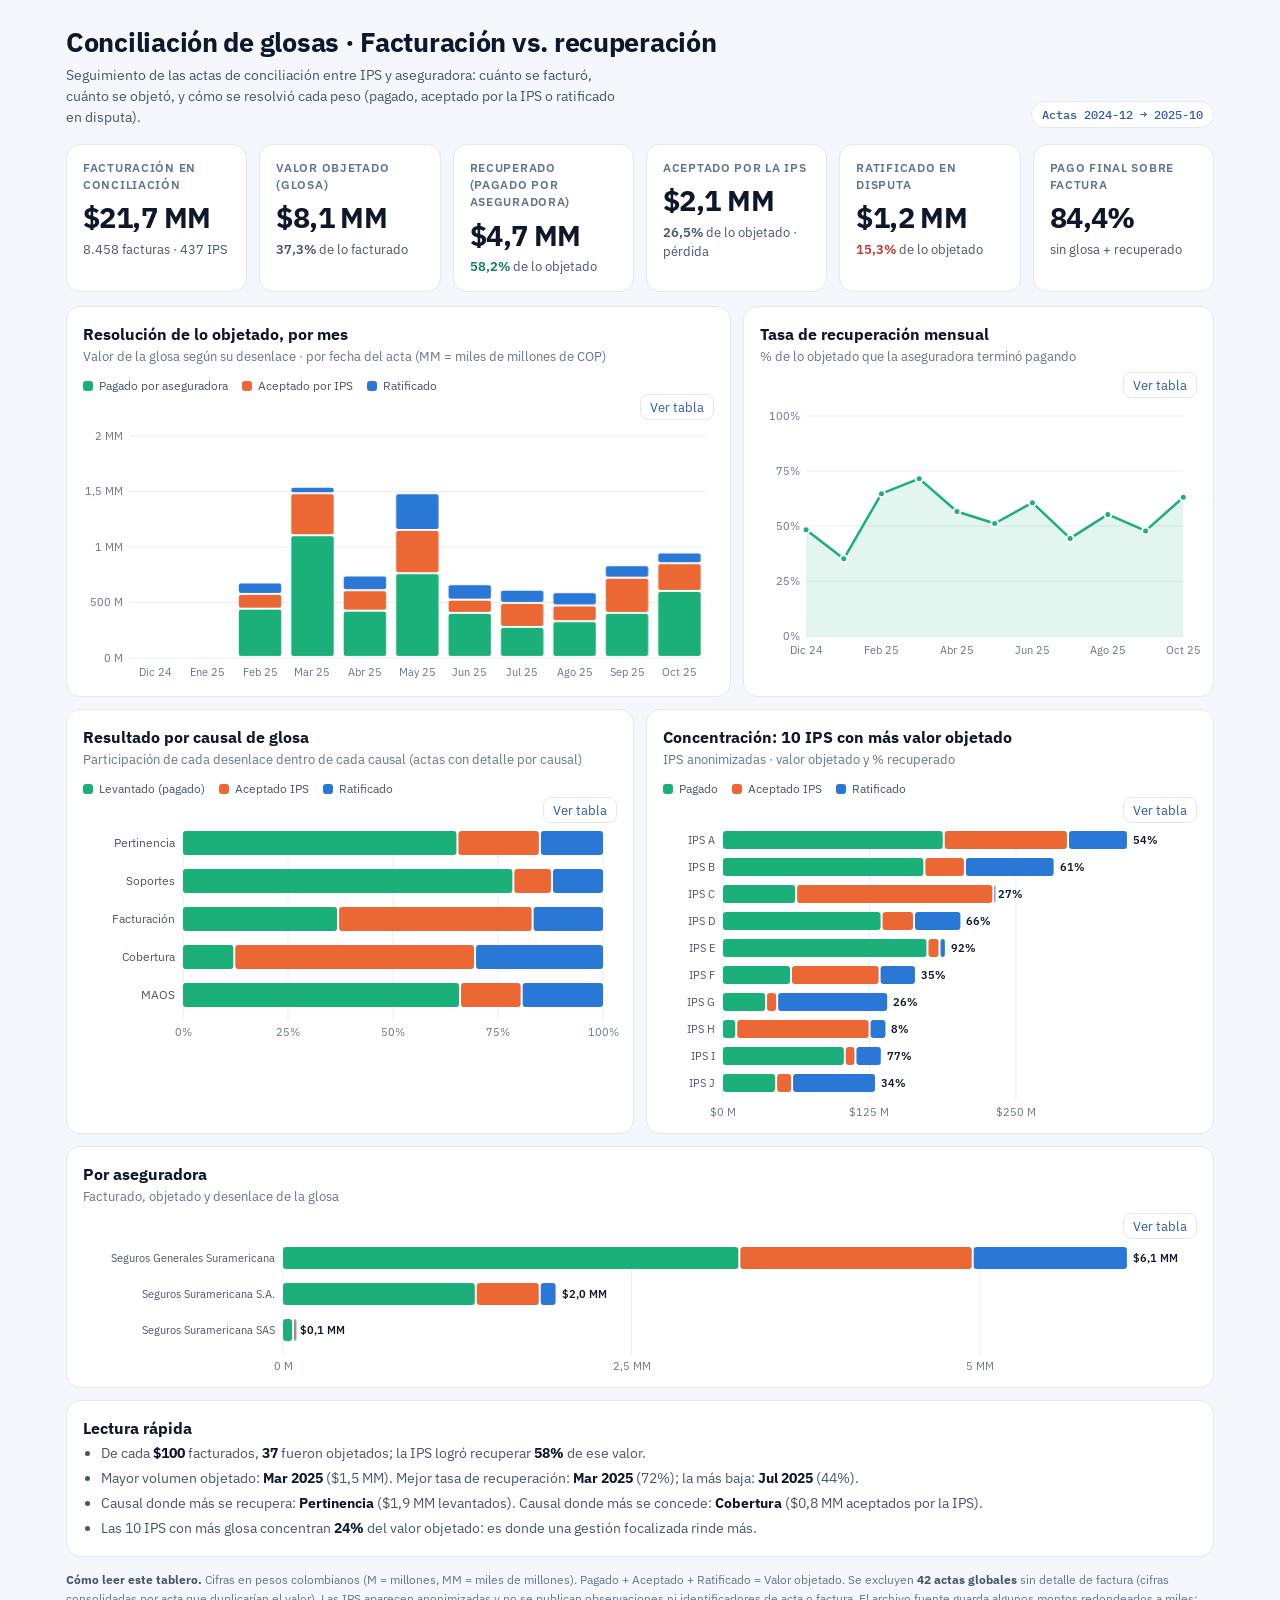
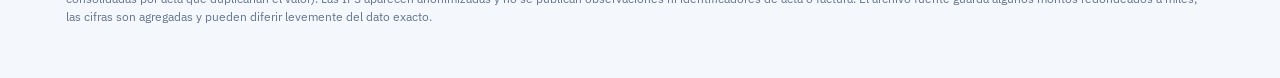
<file: conciliaciones.html>
<!DOCTYPE html>
<html lang="es"><head><meta charset="UTF-8"><meta name="viewport" content="width=device-width,initial-scale=1">
<title>Dashboard · Conciliación de glosas</title><meta name="robots" content="noindex">
<link rel="preconnect" href="https://fonts.googleapis.com"><link href="https://fonts.googleapis.com/css2?family=IBM+Plex+Mono:wght@500&family=IBM+Plex+Sans:wght@400;500;600;700&display=swap" rel="stylesheet">
<link rel="stylesheet" href="dash.css"></head><body><div class="wrap">
<header class="top"><div><h1>Conciliación de glosas · Facturación vs. recuperación</h1>
<p>Seguimiento de las actas de conciliación entre IPS y aseguradora: cuánto se facturó, cuánto se objetó, y cómo se resolvió cada peso (pagado, aceptado por la IPS o ratificado en disputa).</p></div>
<span class="badge" id="rng"></span></header>
<section class="kpis" id="kpis" aria-label="Indicadores clave"></section>
<main class="grid">
 <article class="card c7"><h2>Resolución de lo objetado, por mes</h2><p class="sub">Valor de la glosa según su desenlace · por fecha del acta (MM = miles de millones de COP)</p><div class="legend" id="lg1"></div><div class="chart" id="ch1"></div></article>
 <article class="card c5"><h2>Tasa de recuperación mensual</h2><p class="sub">% de lo objetado que la aseguradora terminó pagando</p><div class="chart" id="ch2"></div></article>
 <article class="card c6"><h2>Resultado por causal de glosa</h2><p class="sub">Participación de cada desenlace dentro de cada causal (actas con detalle por causal)</p><div class="legend" id="lg3"></div><div class="chart" id="ch3"></div></article>
 <article class="card c6"><h2>Concentración: 10 IPS con más valor objetado</h2><p class="sub">IPS anonimizadas · valor objetado y % recuperado</p><div class="legend" id="lg4"></div><div class="chart" id="ch4"></div></article>
 <article class="card c12" style="grid-column:span 12"><h2>Por aseguradora</h2><p class="sub">Facturado, objetado y desenlace de la glosa</p><div class="chart" id="ch5"></div></article>
 <article class="card" style="grid-column:span 12"><h2>Lectura rápida</h2><ul class="insights" id="ins"></ul></article>
</main>
<p class="note" id="nt"></p></div><script src="dash.js"></script><script>const D={"n_regs": 8458, "n_ips": 437, "n_actas": 8456, "T": {"fac": 21673702259.0, "obj": 8087866154.0, "pago": 4706428017.0, "acep": 2141747513.0, "rat": 1239319263.0}, "globales": {"n": 42, "obj": 31971559388.0, "pago": 19934496304.0, "acep": 12037063084.0}, "tipo": {"Individual": 8458}, "meses": [{"mes": "2024-12", "actas": 40, "fac": 241369155.0, "obj": 33533427.0, "pago": 16197916.0, "acep": 8044234.0, "rat": 9291308.0}, {"mes": "2025-01", "actas": 27, "fac": 119763654.0, "obj": 27638056.0, "pago": 9706071.0, "acep": 3128020.0, "rat": 14803963.0}, {"mes": "2025-02", "actas": 991, "fac": 2131447726.0, "obj": 671035189.0, "pago": 434399639.0, "acep": 132250635.0, "rat": 104384992.0}, {"mes": "2025-03", "actas": 1405, "fac": 3819815309.0, "obj": 1533038883.0, "pago": 1096752255.0, "acep": 378106170.0, "rat": 57808526.0}, {"mes": "2025-04", "actas": 829, "fac": 1967667196.0, "obj": 735295964.0, "pago": 416289187.0, "acep": 185001918.0, "rat": 134004938.0}, {"mes": "2025-05", "actas": 1168, "fac": 3812880373.0, "obj": 1474203997.0, "pago": 754426079.0, "acep": 389281757.0, "rat": 330496225.0}, {"mes": "2025-06", "actas": 731, "fac": 2176048429.0, "obj": 654686670.0, "pago": 397111980.0, "acep": 117933565.0, "rat": 139641151.0}, {"mes": "2025-07", "actas": 695, "fac": 1660795903.0, "obj": 606299654.0, "pago": 269259875.0, "acep": 217901607.0, "rat": 119138226.0}, {"mes": "2025-08", "actas": 643, "fac": 1515149241.0, "obj": 582514962.0, "pago": 322240946.0, "acep": 141973903.0, "rat": 118300164.0}, {"mes": "2025-09", "actas": 784, "fac": 1948977787.0, "obj": 827070457.0, "pago": 395533526.0, "acep": 318832846.0, "rat": 112704171.0}, {"mes": "2025-10", "actas": 1145, "fac": 2279787486.0, "obj": 942548895.0, "pago": 594510543.0, "acep": 249292858.0, "rat": 98745599.0}], "aseg": [{"Aseguradora": "Seguros Generales Suramericana", "n": 6237, "fac": 15443403779.0, "obj": 6053859357.0, "pago": 3266045927.0, "acep": 1674287997.0, "rat": 1113525855.0}, {"Aseguradora": "Seguros Suramericana S.A.", "n": 2159, "fac": 5986159892.0, "obj": 1955476323.0, "pago": 1375665189.0, "acep": 458470625.0, "rat": 120968723.0}, {"Aseguradora": "Seguros Suramericana SAS", "n": 61, "fac": 243965388.0, "obj": 78522474.0, "pago": 64708901.0, "acep": 8988891.0, "rat": 4824685.0}], "top": [{"n": 326, "fac": 538443059.0, "obj": 344837210.0, "pago": 187566934.0, "acep": 106044711.0, "Razon Social": "IPS A"}, {"n": 234, "fac": 353742452.0, "obj": 282234216.0, "pago": 171039395.0, "acep": 34596118.0, "Razon Social": "IPS B"}, {"n": 101, "fac": 329561392.0, "obj": 229934850.0, "pago": 61570774.0, "acep": 168364074.0, "Razon Social": "IPS C"}, {"n": 226, "fac": 463735428.0, "obj": 202644599.0, "pago": 134516556.0, "acep": 27671080.0, "Razon Social": "IPS D"}, {"n": 75, "fac": 539335628.0, "obj": 189384645.0, "pago": 173687893.0, "acep": 10282959.0, "Razon Social": "IPS E"}, {"n": 116, "fac": 506947160.0, "obj": 163832057.0, "pago": 57187773.0, "acep": 75632215.0, "Razon Social": "IPS F"}, {"n": 80, "fac": 209646600.0, "obj": 140144400.0, "pago": 35886918.0, "acep": 9457100.0, "Razon Social": "IPS G"}, {"n": 40, "fac": 277108010.0, "obj": 138674693.0, "pago": 10442777.0, "acep": 113808494.0, "Razon Social": "IPS H"}, {"n": 165, "fac": 427284861.0, "obj": 134689011.0, "pago": 103137359.0, "acep": 9047850.0, "Razon Social": "IPS I"}, {"n": 69, "fac": 297556089.0, "obj": 129764622.0, "pago": 44464085.0, "acep": 13640546.0, "Razon Social": "IPS J"}], "causales": [{"causal": "Pertinencia", "levantado": 1883378832.0, "aceptado": 567797755.0, "ratificado": 441704069.0}, {"causal": "Soportes", "levantado": 727593744.0, "aceptado": 85255899.0, "ratificado": 114951262.0}, {"causal": "Facturación", "levantado": 138841266.0, "aceptado": 175265545.0, "ratificado": 64317447.0}, {"causal": "Cobertura", "levantado": 160473355.0, "aceptado": 768159954.0, "ratificado": 411569756.0}, {"causal": "MAOS", "levantado": 154137059.0, "aceptado": 34421469.0, "ratificado": 45988261.0}], "top10_share": 0.24186111215905268, "desde": "2024-12-19", "hasta": "2025-10-24"};
const COP=v=>'$'+(v/1e6).toLocaleString('es-CO',{maximumFractionDigits:0})+' M';
const MM=v=>'$'+(v/1e9).toLocaleString('es-CO',{minimumFractionDigits:1,maximumFractionDigits:1})+' MM';
const AX=v=>v>=1e9?(v/1e9).toLocaleString('es-CO',{maximumFractionDigits:1})+' MM':(v/1e6).toLocaleString('es-CO',{maximumFractionDigits:0})+' M';
const pc=(a,b,d=1)=>(b?a/b*100:0).toFixed(d).replace('.',',')+'%';
const C={pago:'var(--s3)',acep:'var(--s2)',rat:'var(--s1)',obj:'var(--s1)'};
const col=n=>getComputedStyle(document.documentElement).getPropertyValue(n).trim();
const T=D.T;
document.getElementById('rng').textContent='Actas '+D.desde.slice(0,7)+' → '+D.hasta.slice(0,7);
const kp=[
 ['Facturación en conciliación',MM(T.fac),D.n_regs.toLocaleString('es-CO')+' facturas · '+D.n_ips+' IPS'],
 ['Valor objetado (glosa)',MM(T.obj),'<b>'+pc(T.obj,T.fac)+'</b> de lo facturado'],
 ['Recuperado (pagado por aseguradora)',MM(T.pago),'<b class="up">'+pc(T.pago,T.obj)+'</b> de lo objetado'],
 ['Aceptado por la IPS',MM(T.acep),'<b>'+pc(T.acep,T.obj)+'</b> de lo objetado · pérdida'],
 ['Ratificado en disputa',MM(T.rat),'<b class="down">'+pc(T.rat,T.obj)+'</b> de lo objetado'],
 ['Pago final sobre factura',pc(T.fac-T.acep-T.rat,T.fac),'sin glosa + recuperado']
];
document.getElementById('kpis').innerHTML=kp.map(k=>'<div class="kpi"><div class="l">'+k[0]+'</div><div class="v">'+k[1]+'</div><div class="s">'+k[2]+'</div></div>').join('');
const mes=D.meses,ML={'01':'Ene','02':'Feb','03':'Mar','04':'Abr','05':'May','06':'Jun','07':'Jul','08':'Ago','09':'Sep','10':'Oct','11':'Nov','12':'Dic'};
const cats=mes.map(m=>ML[m.mes.slice(5)]+' '+m.mes.slice(2,4));
const S1=[{name:'Pagado por aseguradora',color:col('--s3'),vals:mes.map(m=>m.pago)},{name:'Aceptado por IPS',color:col('--s2'),vals:mes.map(m=>m.acep)},{name:'Ratificado',color:col('--s1'),vals:mes.map(m=>m.rat)}];
const lg=(id,s)=>document.getElementById(id).innerHTML=s.map(x=>'<span><i style="background:'+x.color+'"></i>'+x.name+'</span>').join('');
const mount=(id,draw,tbl)=>Dash.mount(document.getElementById(id).closest('.card'),draw,tbl);
function paint(){
 const S1=[{name:'Pagado por aseguradora',color:col('--s3'),vals:mes.map(m=>m.pago)},{name:'Aceptado por IPS',color:col('--s2'),vals:mes.map(m=>m.acep)},{name:'Ratificado',color:col('--s1'),vals:mes.map(m=>m.rat)}];
 lg('lg1',S1);
 mount('ch1',h=>Dash.vbars(h,{cats,series:S1,stack:true,fmt:COP,axisFmt:AX,title:'Resolución mensual de glosas'}),
  h=>Dash.table(h,['Mes','Objetado','Pagado','Aceptado','Ratificado'],mes.map((m,i)=>[cats[i],COP(m.obj),COP(m.pago),COP(m.acep),COP(m.rat)])));
 const S2=[{name:'% recuperado',color:col('--s3'),vals:mes.map(m=>m.obj?m.pago/m.obj*100:0)}];
 mount('ch2',h=>Dash.line(h,{cats,series:S2,fmt:v=>v.toFixed(1).replace('.',',')+'%',axisFmt:v=>Math.round(v)+'%',area:true,title:'Tasa de recuperación mensual'}),
  h=>Dash.table(h,['Mes','Recuperación'],mes.map((m,i)=>[cats[i],pc(m.pago,m.obj)])));
 const cz=D.causales.map(c=>({...c}));
 const S3=[{name:'Levantado (pagado)',color:col('--s3'),vals:cz.map(c=>c.levantado)},{name:'Aceptado IPS',color:col('--s2'),vals:cz.map(c=>c.aceptado)},{name:'Ratificado',color:col('--s1'),vals:cz.map(c=>c.ratificado)}];
 lg('lg3',S3);
 mount('ch3',h=>Dash.hbars(h,{cats:cz.map(c=>c.causal),series:S3,pct:true,fmt:COP,labelW:100,barH:24,gap:14,title:'Resultado por causal'}),
  h=>Dash.table(h,['Causal','Levantado','Aceptado','Ratificado','% levantado'],cz.map(c=>[c.causal,COP(c.levantado),COP(c.aceptado),COP(c.ratificado),pc(c.levantado,c.levantado+c.aceptado+c.ratificado)])));
 const tp=D.top;
 const S4=[{name:'Pagado',color:col('--s3'),vals:tp.map(t=>t.pago)},{name:'Aceptado IPS',color:col('--s2'),vals:tp.map(t=>t.acep)},{name:'Ratificado',color:col('--s1'),vals:tp.map(t=>t.obj-t.pago-t.acep)}];
 lg('lg4',S4);
 mount('ch4',h=>Dash.hbars(h,{cats:tp.map(t=>t['Razon Social']),series:S4,fmt:COP,labelW:60,barH:18,gap:9,total:(i,v)=>pc(tp[i].pago,tp[i].obj,0),title:'Top 10 IPS'}),
  h=>Dash.table(h,['IPS','Facturas','Objetado','% objetado/factura','% recuperado'],tp.map(t=>[t['Razon Social'],t.n,COP(t.obj),pc(t.obj,t.fac),pc(t.pago,t.obj)])));
 const A=D.aseg;
 const S5=[{name:'Pagado',color:col('--s3'),vals:A.map(a=>a.pago)},{name:'Aceptado IPS',color:col('--s2'),vals:A.map(a=>a.acep)},{name:'Ratificado',color:col('--s1'),vals:A.map(a=>a.rat)}];
 mount('ch5',h=>Dash.hbars(h,{cats:A.map(a=>a.Aseguradora),series:S5,fmt:COP,axisFmt:AX,labelW:200,barH:22,gap:14,total:(i,v)=>MM(v),title:'Por aseguradora'}),
  h=>Dash.table(h,['Aseguradora','Facturas','Facturado','Objetado','% obj.','Pagado','Aceptado','Ratificado'],A.map(a=>[a.Aseguradora,a.n.toLocaleString('es-CO'),COP(a.fac),COP(a.obj),pc(a.obj,a.fac),COP(a.pago),COP(a.acep),COP(a.rat)])));
}
paint();
const best=[...mes].filter(m=>m.obj>1e8).sort((a,b)=>b.pago/b.obj-a.pago/a.obj),worst=best[best.length-1],top1=best[0];
const mx=mes.reduce((a,b)=>b.obj>a.obj?b:a);const cb=[...D.causales].sort((a,b)=>b.aceptado-a.aceptado)[0],cl=[...D.causales].sort((a,b)=>b.levantado-a.levantado)[0];
document.getElementById('ins').innerHTML=[
 'De cada <b>$100</b> facturados, <b>'+(T.obj/T.fac*100).toFixed(0)+'</b> fueron objetados; la IPS logró recuperar <b>'+pc(T.pago,T.obj,0)+'</b> de ese valor.',
 'Mayor volumen objetado: <b>'+ML[mx.mes.slice(5)]+' '+mx.mes.slice(0,4)+'</b> ('+MM(mx.obj)+'). Mejor tasa de recuperación: <b>'+ML[top1.mes.slice(5)]+' '+top1.mes.slice(0,4)+'</b> ('+pc(top1.pago,top1.obj,0)+'); la más baja: <b>'+ML[worst.mes.slice(5)]+' '+worst.mes.slice(0,4)+'</b> ('+pc(worst.pago,worst.obj,0)+').',
 'Causal donde más se recupera: <b>'+cl.causal+'</b> ('+MM(cl.levantado)+' levantados). Causal donde más se concede: <b>'+cb.causal+'</b> ('+MM(cb.aceptado)+' aceptados por la IPS).',
 'Las 10 IPS con más glosa concentran <b>'+(D.top10_share*100).toFixed(0)+'%</b> del valor objetado: es donde una gestión focalizada rinde más.'
].map(t=>'<li>'+t+'</li>').join('');
document.getElementById('nt').innerHTML='<b>Cómo leer este tablero.</b> Cifras en pesos colombianos (M = millones, MM = miles de millones). Pagado + Aceptado + Ratificado = Valor objetado. '+
 'Se excluyen <b>'+D.globales.n+' actas globales</b> sin detalle de factura (cifras consolidadas por acta que duplicarían el valor). Las IPS aparecen anonimizadas y no se publican observaciones ni identificadores de acta o factura. '+
 'El archivo fuente guarda algunos montos redondeados a miles; las cifras son agregadas y pueden diferir levemente del dato exacto.';
if(matchMedia)matchMedia('(prefers-color-scheme: dark)').addEventListener('change',()=>location.reload());
</script></body></html>
</file>
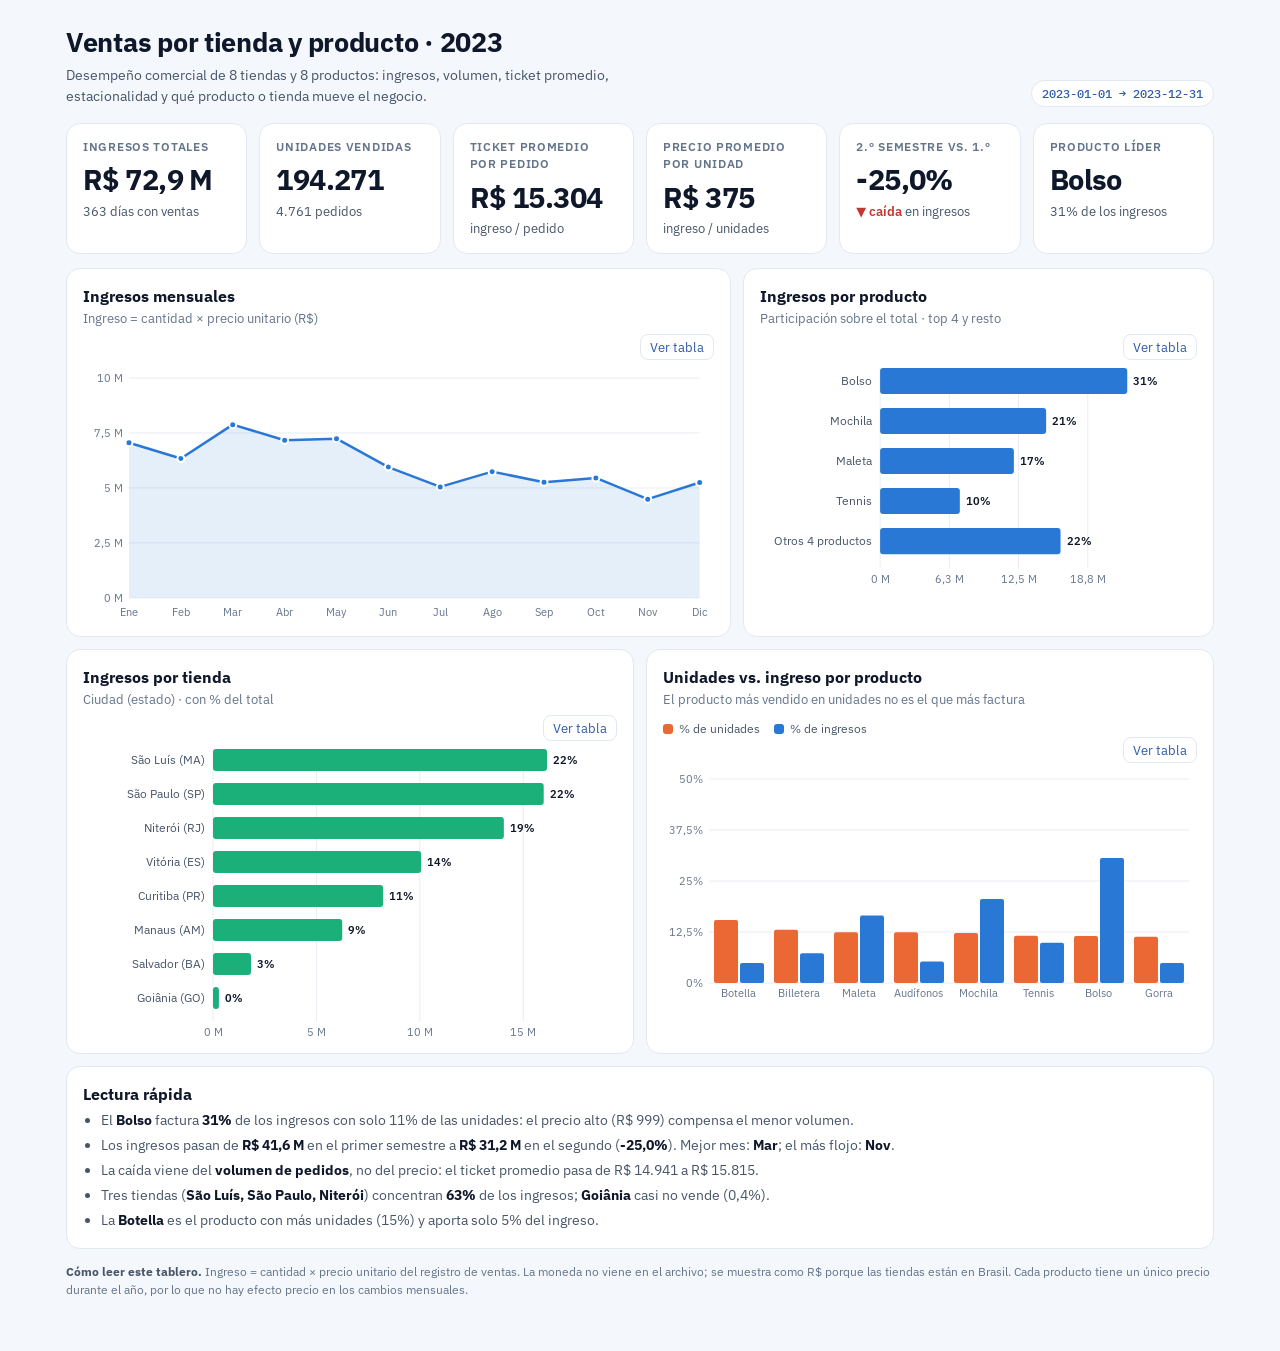
<file: ventas.html>
<!DOCTYPE html>
<html lang="es"><head><meta charset="UTF-8"><meta name="viewport" content="width=device-width,initial-scale=1">
<title>Dashboard · Ventas por tienda y producto</title><meta name="robots" content="noindex">
<link rel="preconnect" href="https://fonts.googleapis.com"><link href="https://fonts.googleapis.com/css2?family=IBM+Plex+Mono:wght@500&family=IBM+Plex+Sans:wght@400;500;600;700&display=swap" rel="stylesheet">
<link rel="stylesheet" href="dash.css"></head><body><div class="wrap">
<header class="top"><div><h1>Ventas por tienda y producto · 2023</h1>
<p>Desempeño comercial de 8 tiendas y 8 productos: ingresos, volumen, ticket promedio, estacionalidad y qué producto o tienda mueve el negocio.</p></div>
<span class="badge" id="rng"></span></header>
<section class="kpis" id="kpis" aria-label="Indicadores clave"></section>
<main class="grid">
 <article class="card c7"><h2>Ingresos mensuales</h2><p class="sub">Ingreso = cantidad × precio unitario (R$)</p><div class="chart" id="ch1"></div></article>
 <article class="card c5"><h2>Ingresos por producto</h2><p class="sub">Participación sobre el total · top 4 y resto</p><div class="chart" id="ch2"></div></article>
 <article class="card c6"><h2>Ingresos por tienda</h2><p class="sub">Ciudad (estado) · con % del total</p><div class="chart" id="ch3"></div></article>
 <article class="card c6"><h2>Unidades vs. ingreso por producto</h2><p class="sub">El producto más vendido en unidades no es el que más factura</p><div class="legend" id="lg4"></div><div class="chart" id="ch4"></div></article>
 <article class="card" style="grid-column:span 12"><h2>Lectura rápida</h2><ul class="insights" id="ins"></ul></article>
</main>
<p class="note" id="nt"></p></div><script src="dash.js"></script><script>const D={"tot": {"ing": 72861269.75999999, "uds": 194271, "ped": 4761, "precio_prom": 375.04964590700615, "ticket": 15303.774366729676}, "meses": [{"mes": "2023-01", "ing": 7052940.03, "uds": 18276, "ped": 466}, {"mes": "2023-02", "ing": 6339703.81, "uds": 16468, "ped": 424}, {"mes": "2023-03", "ing": 7877337.64, "uds": 19616, "ped": 478}, {"mes": "2023-04", "ing": 7166506.87, "uds": 19296, "ped": 470}, {"mes": "2023-05", "ing": 7240701.63, "uds": 20198, "ped": 484}, {"mes": "2023-06", "ing": 5949406.82, "uds": 18009, "ped": 464}, {"mes": "2023-07", "ing": 5045747.46, "uds": 13734, "ped": 315}, {"mes": "2023-08", "ing": 5740660.35, "uds": 14724, "ped": 329}, {"mes": "2023-09", "ing": 5259928.54, "uds": 14718, "ped": 333}, {"mes": "2023-10", "ing": 5453610.47, "uds": 14306, "ped": 364}, {"mes": "2023-11", "ing": 4488933.66, "uds": 11768, "ped": 313}, {"mes": "2023-12", "ing": 5245792.48, "uds": 13158, "ped": 321}], "prod": [{"prod": 1001, "ing": 3551439.4, "uds": 22060, "ped": 571, "precio": 160.99, "nombre": "Gorra"}, {"prod": 1002, "ing": 7198831.77, "uds": 22483, "ped": 563, "precio": 320.19, "nombre": "Tennis"}, {"prod": 1003, "ing": 12074906.91, "uds": 24189, "ped": 587, "precio": 499.19, "nombre": "Maleta"}, {"prod": 1004, "ing": 5323710.0, "uds": 25351, "ped": 616, "precio": 210.0, "nombre": "Billetera"}, {"prod": 1005, "ing": 22311666.0, "uds": 22334, "ped": 574, "precio": 999.0, "nombre": "Bolso"}, {"prod": 1006, "ing": 3841122.0, "uds": 24158, "ped": 602, "precio": 159.0, "nombre": "Audífonos"}, {"prod": 1007, "ing": 14987274.48, "uds": 23752, "ped": 637, "precio": 630.99, "nombre": "Mochila"}, {"prod": 1008, "ing": 3572319.2, "uds": 29944, "ped": 611, "precio": 119.3, "nombre": "Botella"}], "tiendas": [{"tienda": "A1500107", "ing": 15990616.66, "uds": 41142, "ped": 489, "ciudad": "São Paulo", "uf": "SP"}, {"tienda": "A1500108", "ing": 14063358.42, "uds": 37195, "ped": 721, "ciudad": "Niterói", "uf": "RJ"}, {"tienda": "A1500109", "ing": 8225702.68, "uds": 20563, "ped": 1136, "ciudad": "Curitiba", "uf": "PR"}, {"tienda": "A1500110", "ing": 285162.34, "uds": 804, "ped": 22, "ciudad": "Goiânia", "uf": "GO"}, {"tienda": "A1500111", "ing": 16149706.04, "uds": 47528, "ped": 1008, "ciudad": "São Luís", "uf": "MA"}, {"tienda": "A3100104", "ing": 10060369.88, "uds": 25447, "ped": 745, "ciudad": "Vitória", "uf": "ES"}, {"tienda": "A5200050", "ing": 1837146.58, "uds": 5290, "ped": 158, "ciudad": "Salvador", "uf": "BA"}, {"tienda": "A5200100", "ing": 6249207.16, "uds": 16302, "ped": 482, "ciudad": "Manaus", "uf": "AM"}], "desde": "2023-01-01", "hasta": "2023-12-31", "mejor_dia_ing": 574711.54, "dias": 363, "prod_mes": {"Gorra": [347255.43, 382834.22, 325521.78, 374784.72, 308134.86, 334215.24, 253076.28, 228766.79, 253237.27, 201237.5, 282859.43, 259515.88], "Tennis": [566736.3, 510382.86, 760771.44, 650626.08, 838897.8, 799194.24, 528313.5, 378144.39, 560972.88, 653827.98, 370139.64, 580824.66], "Maleta": [1356299.23, 819669.98, 1232999.3, 1169602.17, 1096720.43, 1257459.61, 666418.65, 1014853.27, 910023.37, 835144.87, 624985.88, 1090730.15], "Billetera": [390810.0, 493500.0, 579180.0, 553770.0, 501480.0, 489930.0, 459690.0, 490140.0, 330120.0, 451290.0, 330330.0, 253470.0], "Bolso": [1951047.0, 2117880.0, 2971026.0, 2120877.0, 1964034.0, 1148850.0, 1730268.0, 2026971.0, 1674324.0, 1688310.0, 1285713.0, 1632366.0], "Audífonos": [275229.0, 400362.0, 389709.0, 394479.0, 382236.0, 412605.0, 305757.0, 236433.0, 247086.0, 333264.0, 229755.0, 234207.0], "Mochila": [1774974.87, 1422882.45, 1323817.02, 1558545.3, 1663289.64, 1146508.83, 868873.23, 1060063.2, 882124.02, 1090350.72, 1198250.01, 997595.19], "Botella": [390588.2, 192192.3, 294313.1, 343822.6, 485908.9, 360643.9, 233350.8, 305288.7, 402041.0, 200185.4, 166900.7, 197083.6]}, "top_prod_mes_meses": ["2023-01", "2023-02", "2023-03", "2023-04", "2023-05", "2023-06", "2023-07", "2023-08", "2023-09", "2023-10", "2023-11", "2023-12"]};
const col=n=>getComputedStyle(document.documentElement).getPropertyValue(n).trim();
const BRL=v=>'R$ '+v.toLocaleString('es-CO',{maximumFractionDigits:0});
const BM=v=>'R$ '+(v/1e6).toLocaleString('es-CO',{minimumFractionDigits:1,maximumFractionDigits:1})+' M';
const AX=v=>(v/1e6).toLocaleString('es-CO',{maximumFractionDigits:1})+' M';
const pc=(a,b,d=1)=>(b?a/b*100:0).toFixed(d).replace('.',',')+'%';
const N=v=>v.toLocaleString('es-CO');
const ML=['Ene','Feb','Mar','Abr','May','Jun','Jul','Ago','Sep','Oct','Nov','Dic'];
const T=D.tot,mes=D.meses;
document.getElementById('rng').textContent=D.desde+' → '+D.hasta;
const h1=mes.slice(0,6).reduce((a,m)=>a+m.ing,0),h2=mes.slice(6).reduce((a,m)=>a+m.ing,0),dh=(h2/h1-1)*100;
const pr=[...D.prod].sort((a,b)=>b.ing-a.ing),ti=[...D.tiendas].sort((a,b)=>b.ing-a.ing);
const kp=[
 ['Ingresos totales',BM(T.ing),N(D.dias)+' días con ventas'],
 ['Unidades vendidas',N(T.uds),N(T.ped)+' pedidos'],
 ['Ticket promedio por pedido',BRL(T.ticket),'ingreso / pedido'],
 ['Precio promedio por unidad',BRL(T.precio_prom),'ingreso / unidades'],
 ['2.º semestre vs. 1.º',(dh>0?'+':'')+dh.toFixed(1).replace('.',',')+'%','<b class="'+(dh<0?'down':'up')+'">'+(dh<0?'▼ caída':'▲ alza')+'</b> en ingresos'],
 ['Producto líder',pr[0].nombre,pc(pr[0].ing,T.ing,0)+' de los ingresos']
];
document.getElementById('kpis').innerHTML=kp.map(k=>'<div class="kpi"><div class="l">'+k[0]+'</div><div class="v">'+k[1]+'</div><div class="s">'+k[2]+'</div></div>').join('');
const mount=(id,draw,tbl)=>Dash.mount(document.getElementById(id).closest('.card'),draw,tbl);
const lg=(id,s)=>document.getElementById(id).innerHTML=s.map(x=>'<span><i style="background:'+x.color+'"></i>'+x.name+'</span>').join('');
function paint(){
 mount('ch1',h=>Dash.line(h,{cats:ML,series:[{name:'Ingresos',color:col('--s1'),vals:mes.map(m=>m.ing)}],fmt:BM,axisFmt:AX,area:true,title:'Ingresos mensuales'}),
  h=>Dash.table(h,['Mes','Ingresos','Unidades','Pedidos','Ticket'],mes.map((m,i)=>[ML[i],BRL(m.ing),N(m.uds),N(m.ped),BRL(m.ing/m.ped)])));
 const top4=pr.slice(0,4),rest=pr.slice(4).reduce((a,p)=>a+p.ing,0);
 const cats=[...top4.map(p=>p.nombre),'Otros 4 productos'],vals=[...top4.map(p=>p.ing),rest];
 mount('ch2',h=>Dash.hbars(h,{cats,series:[{name:'Ingresos',color:col('--s1'),vals}],fmt:BM,axisFmt:AX,labelW:120,barH:26,gap:14,total:(i,v)=>pc(v,T.ing,0),title:'Ingresos por producto'}),
  h=>Dash.table(h,['Producto','Precio','Unidades','Ingresos','% total'],pr.map(p=>[p.nombre,BRL(p.precio),N(p.uds),BRL(p.ing),pc(p.ing,T.ing)])));
 mount('ch3',h=>Dash.hbars(h,{cats:ti.map(t=>t.ciudad+' ('+t.uf+')'),series:[{name:'Ingresos',color:col('--s3'),vals:ti.map(t=>t.ing)}],fmt:BM,axisFmt:AX,labelW:130,barH:22,gap:12,total:(i,v)=>pc(v,T.ing,0),title:'Ingresos por tienda'}),
  h=>Dash.table(h,['Tienda','Pedidos','Unidades','Ingresos','Ticket'],ti.map(t=>[t.ciudad+' ('+t.uf+')',N(t.ped),N(t.uds),BRL(t.ing),BRL(t.ing/t.ped)])));
 const su=[...D.prod].sort((a,b)=>b.uds-a.uds);
 const sh=x=>x/ T.uds*100,si=x=>x/T.ing*100;
 const S4=[{name:'% de unidades',color:col('--s2'),vals:su.map(p=>sh(p.uds))},{name:'% de ingresos',color:col('--s1'),vals:su.map(p=>si(p.ing))}];
 lg('lg4',S4);
 mount('ch4',h=>Dash.vbars(h,{cats:su.map(p=>p.nombre),series:S4,fmt:v=>v.toFixed(1).replace('.',',')+'%',axisFmt:v=>(v%1?v.toFixed(1).replace('.',','):v)+'%',rot:true,title:'Unidades vs ingresos por producto'}),
  h=>Dash.table(h,['Producto','Unidades','% unidades','Ingresos','% ingresos'],su.map(p=>[p.nombre,N(p.uds),pc(p.uds,T.uds),BRL(p.ing),pc(p.ing,T.ing)])));
}
paint();
const bm=mes.reduce((a,b)=>b.ing>a.ing?b:a),wm=mes.reduce((a,b)=>b.ing<a.ing?b:a);
const top2=ti[0].ing+ti[1].ing+ti[2].ing;const lastT=ti[ti.length-1];
const ticketH1=mes.slice(0,6).reduce((a,m)=>a+m.ing,0)/mes.slice(0,6).reduce((a,m)=>a+m.ped,0),ticketH2=mes.slice(6).reduce((a,m)=>a+m.ing,0)/mes.slice(6).reduce((a,m)=>a+m.ped,0);
const botella=D.prod.find(p=>p.nombre==='Botella');
document.getElementById('ins').innerHTML=[
 'El <b>Bolso</b> factura <b>'+pc(pr[0].ing,T.ing,0)+'</b> de los ingresos con solo '+pc(pr[0].uds,T.uds,0)+' de las unidades: el precio alto (R$ 999) compensa el menor volumen.',
 'Los ingresos pasan de <b>'+BM(h1)+'</b> en el primer semestre a <b>'+BM(h2)+'</b> en el segundo (<b class="down">'+dh.toFixed(1).replace('.',',')+'%</b>). Mejor mes: <b>'+ML[mes.indexOf(bm)]+'</b>; el más flojo: <b>'+ML[mes.indexOf(wm)]+'</b>.',
 'La caída viene del <b>volumen de pedidos</b>, no del precio: el ticket promedio pasa de '+BRL(ticketH1)+' a '+BRL(ticketH2)+'.',
 'Tres tiendas (<b>'+ti.slice(0,3).map(t=>t.ciudad).join(', ')+'</b>) concentran <b>'+pc(top2,T.ing,0)+'</b> de los ingresos; <b>'+lastT.ciudad+'</b> casi no vende ('+pc(lastT.ing,T.ing,1)+').',
 'La <b>Botella</b> es el producto con más unidades ('+pc(botella.uds,T.uds,0)+') y aporta solo '+pc(botella.ing,T.ing,0)+' del ingreso.'
].map(t=>'<li>'+t+'</li>').join('');
document.getElementById('nt').innerHTML='<b>Cómo leer este tablero.</b> Ingreso = cantidad × precio unitario del registro de ventas. La moneda no viene en el archivo; se muestra como R$ porque las tiendas están en Brasil. Cada producto tiene un único precio durante el año, por lo que no hay efecto precio en los cambios mensuales.';
if(matchMedia)matchMedia('(prefers-color-scheme: dark)').addEventListener('change',()=>location.reload());
</script></body></html>
</file>
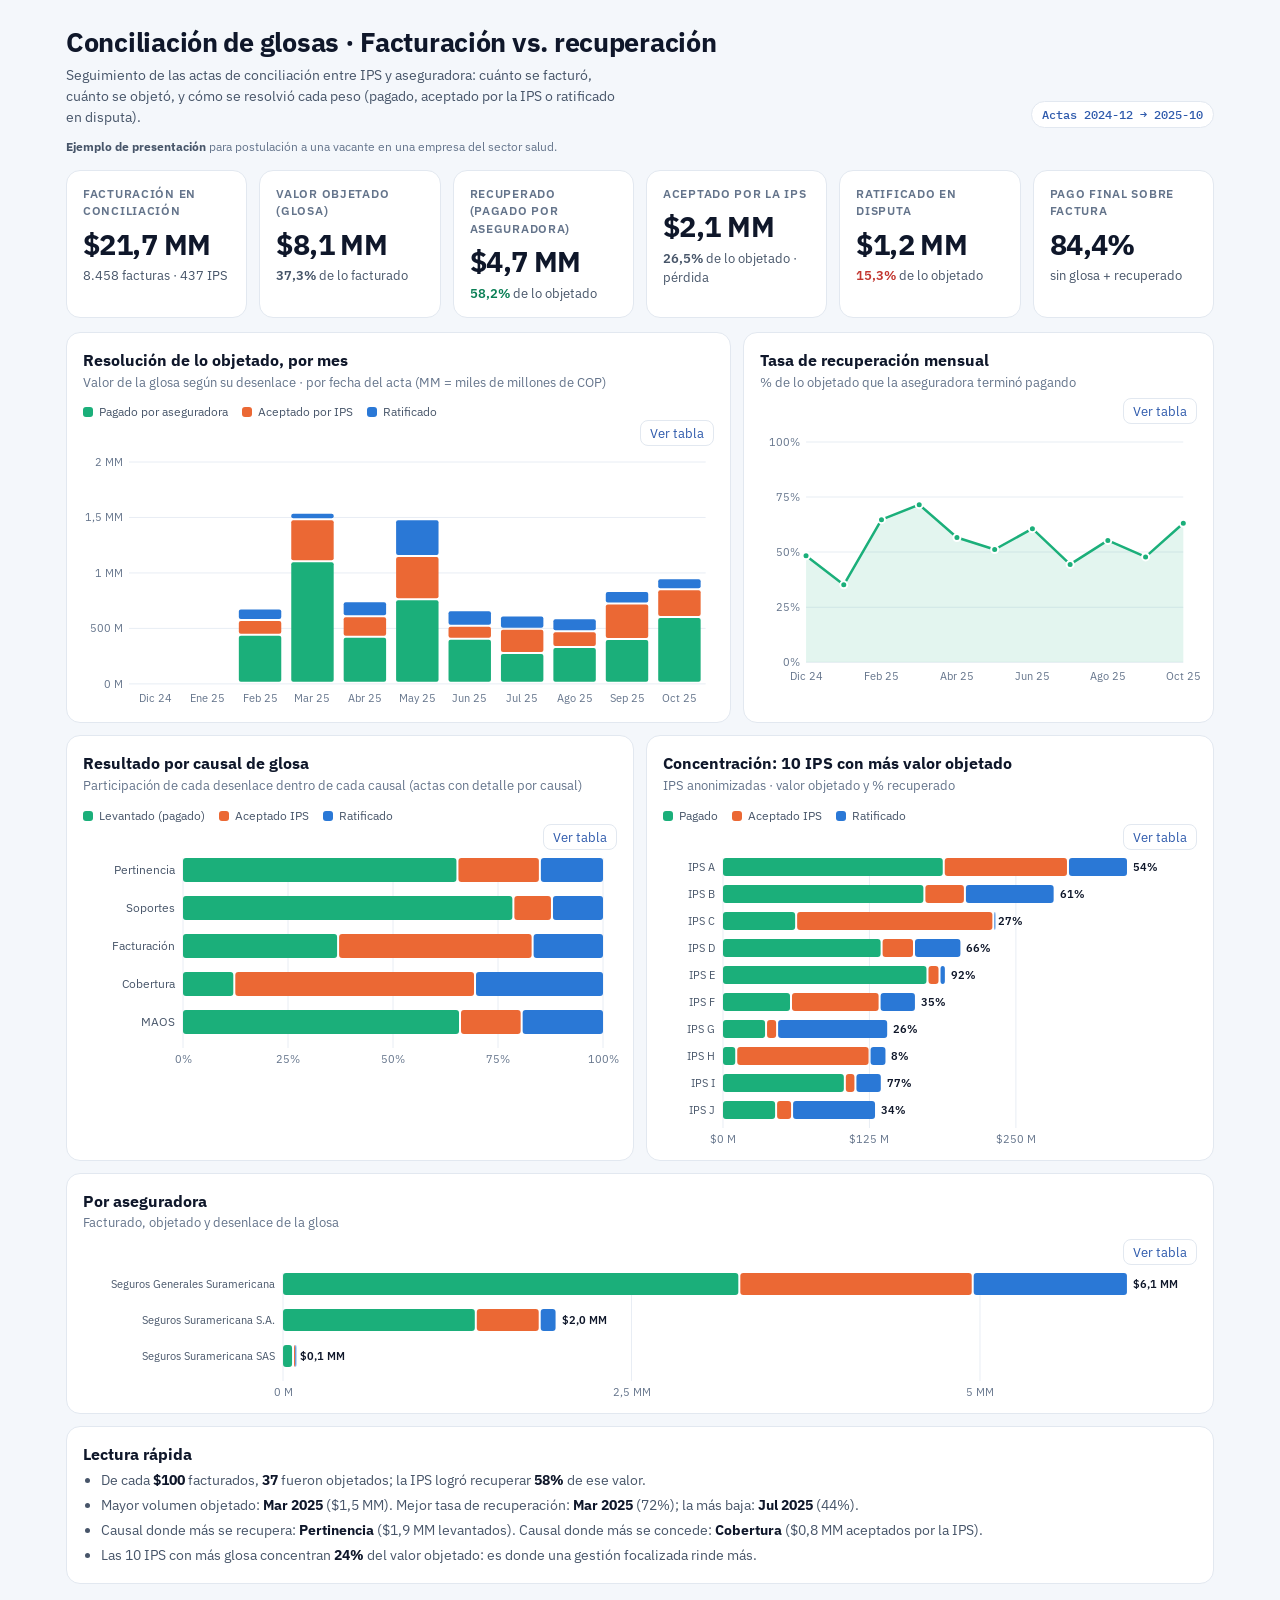
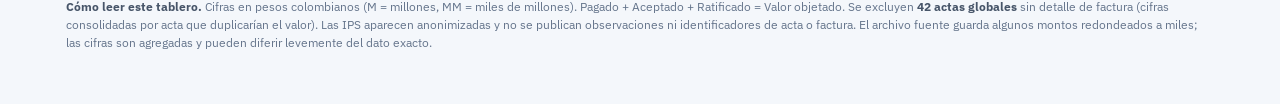
<file: dashboards/conciliaciones.html>
<!DOCTYPE html>
<html lang="es"><head><meta charset="UTF-8"><meta name="viewport" content="width=device-width,initial-scale=1">
<title>Dashboard · Conciliación de glosas</title><meta name="robots" content="noindex">
<link rel="preconnect" href="https://fonts.googleapis.com"><link href="https://fonts.googleapis.com/css2?family=IBM+Plex+Mono:wght@500&family=IBM+Plex+Sans:wght@400;500;600;700&display=swap" rel="stylesheet">
<link rel="stylesheet" href="dash.css"></head><body><div class="wrap">
<header class="top"><div><h1>Conciliación de glosas · Facturación vs. recuperación</h1>
<p>Seguimiento de las actas de conciliación entre IPS y aseguradora: cuánto se facturó, cuánto se objetó, y cómo se resolvió cada peso (pagado, aceptado por la IPS o ratificado en disputa).</p></div>
<span class="badge" id="rng"></span></header>
<p class="note" style="margin:-6px 0 14px"><b>Ejemplo de presentación</b> para postulación a una vacante en una empresa del sector salud.</p>
<section class="kpis" id="kpis" aria-label="Indicadores clave"></section>
<main class="grid">
 <article class="card c7"><h2>Resolución de lo objetado, por mes</h2><p class="sub">Valor de la glosa según su desenlace · por fecha del acta (MM = miles de millones de COP)</p><div class="legend" id="lg1"></div><div class="chart" id="ch1"></div></article>
 <article class="card c5"><h2>Tasa de recuperación mensual</h2><p class="sub">% de lo objetado que la aseguradora terminó pagando</p><div class="chart" id="ch2"></div></article>
 <article class="card c6"><h2>Resultado por causal de glosa</h2><p class="sub">Participación de cada desenlace dentro de cada causal (actas con detalle por causal)</p><div class="legend" id="lg3"></div><div class="chart" id="ch3"></div></article>
 <article class="card c6"><h2>Concentración: 10 IPS con más valor objetado</h2><p class="sub">IPS anonimizadas · valor objetado y % recuperado</p><div class="legend" id="lg4"></div><div class="chart" id="ch4"></div></article>
 <article class="card c12" style="grid-column:span 12"><h2>Por aseguradora</h2><p class="sub">Facturado, objetado y desenlace de la glosa</p><div class="chart" id="ch5"></div></article>
 <article class="card" style="grid-column:span 12"><h2>Lectura rápida</h2><ul class="insights" id="ins"></ul></article>
</main>
<p class="note" id="nt"></p></div><script src="dash.js"></script><script>const D={"n_regs": 8458, "n_ips": 437, "n_actas": 8456, "T": {"fac": 21673702259.0, "obj": 8087866154.0, "pago": 4706428017.0, "acep": 2141747513.0, "rat": 1239319263.0}, "globales": {"n": 42, "obj": 31971559388.0, "pago": 19934496304.0, "acep": 12037063084.0}, "tipo": {"Individual": 8458}, "meses": [{"mes": "2024-12", "actas": 40, "fac": 241369155.0, "obj": 33533427.0, "pago": 16197916.0, "acep": 8044234.0, "rat": 9291308.0}, {"mes": "2025-01", "actas": 27, "fac": 119763654.0, "obj": 27638056.0, "pago": 9706071.0, "acep": 3128020.0, "rat": 14803963.0}, {"mes": "2025-02", "actas": 991, "fac": 2131447726.0, "obj": 671035189.0, "pago": 434399639.0, "acep": 132250635.0, "rat": 104384992.0}, {"mes": "2025-03", "actas": 1405, "fac": 3819815309.0, "obj": 1533038883.0, "pago": 1096752255.0, "acep": 378106170.0, "rat": 57808526.0}, {"mes": "2025-04", "actas": 829, "fac": 1967667196.0, "obj": 735295964.0, "pago": 416289187.0, "acep": 185001918.0, "rat": 134004938.0}, {"mes": "2025-05", "actas": 1168, "fac": 3812880373.0, "obj": 1474203997.0, "pago": 754426079.0, "acep": 389281757.0, "rat": 330496225.0}, {"mes": "2025-06", "actas": 731, "fac": 2176048429.0, "obj": 654686670.0, "pago": 397111980.0, "acep": 117933565.0, "rat": 139641151.0}, {"mes": "2025-07", "actas": 695, "fac": 1660795903.0, "obj": 606299654.0, "pago": 269259875.0, "acep": 217901607.0, "rat": 119138226.0}, {"mes": "2025-08", "actas": 643, "fac": 1515149241.0, "obj": 582514962.0, "pago": 322240946.0, "acep": 141973903.0, "rat": 118300164.0}, {"mes": "2025-09", "actas": 784, "fac": 1948977787.0, "obj": 827070457.0, "pago": 395533526.0, "acep": 318832846.0, "rat": 112704171.0}, {"mes": "2025-10", "actas": 1145, "fac": 2279787486.0, "obj": 942548895.0, "pago": 594510543.0, "acep": 249292858.0, "rat": 98745599.0}], "aseg": [{"Aseguradora": "Seguros Generales Suramericana", "n": 6237, "fac": 15443403779.0, "obj": 6053859357.0, "pago": 3266045927.0, "acep": 1674287997.0, "rat": 1113525855.0}, {"Aseguradora": "Seguros Suramericana S.A.", "n": 2159, "fac": 5986159892.0, "obj": 1955476323.0, "pago": 1375665189.0, "acep": 458470625.0, "rat": 120968723.0}, {"Aseguradora": "Seguros Suramericana SAS", "n": 61, "fac": 243965388.0, "obj": 78522474.0, "pago": 64708901.0, "acep": 8988891.0, "rat": 4824685.0}], "top": [{"n": 326, "fac": 538443059.0, "obj": 344837210.0, "pago": 187566934.0, "acep": 106044711.0, "Razon Social": "IPS A"}, {"n": 234, "fac": 353742452.0, "obj": 282234216.0, "pago": 171039395.0, "acep": 34596118.0, "Razon Social": "IPS B"}, {"n": 101, "fac": 329561392.0, "obj": 229934850.0, "pago": 61570774.0, "acep": 168364074.0, "Razon Social": "IPS C"}, {"n": 226, "fac": 463735428.0, "obj": 202644599.0, "pago": 134516556.0, "acep": 27671080.0, "Razon Social": "IPS D"}, {"n": 75, "fac": 539335628.0, "obj": 189384645.0, "pago": 173687893.0, "acep": 10282959.0, "Razon Social": "IPS E"}, {"n": 116, "fac": 506947160.0, "obj": 163832057.0, "pago": 57187773.0, "acep": 75632215.0, "Razon Social": "IPS F"}, {"n": 80, "fac": 209646600.0, "obj": 140144400.0, "pago": 35886918.0, "acep": 9457100.0, "Razon Social": "IPS G"}, {"n": 40, "fac": 277108010.0, "obj": 138674693.0, "pago": 10442777.0, "acep": 113808494.0, "Razon Social": "IPS H"}, {"n": 165, "fac": 427284861.0, "obj": 134689011.0, "pago": 103137359.0, "acep": 9047850.0, "Razon Social": "IPS I"}, {"n": 69, "fac": 297556089.0, "obj": 129764622.0, "pago": 44464085.0, "acep": 13640546.0, "Razon Social": "IPS J"}], "causales": [{"causal": "Pertinencia", "levantado": 1883378832.0, "aceptado": 567797755.0, "ratificado": 441704069.0}, {"causal": "Soportes", "levantado": 727593744.0, "aceptado": 85255899.0, "ratificado": 114951262.0}, {"causal": "Facturación", "levantado": 138841266.0, "aceptado": 175265545.0, "ratificado": 64317447.0}, {"causal": "Cobertura", "levantado": 160473355.0, "aceptado": 768159954.0, "ratificado": 411569756.0}, {"causal": "MAOS", "levantado": 154137059.0, "aceptado": 34421469.0, "ratificado": 45988261.0}], "top10_share": 0.24186111215905268, "desde": "2024-12-19", "hasta": "2025-10-24"};
const COP=v=>'$'+(v/1e6).toLocaleString('es-CO',{maximumFractionDigits:0})+' M';
const MM=v=>'$'+(v/1e9).toLocaleString('es-CO',{minimumFractionDigits:1,maximumFractionDigits:1})+' MM';
const AX=v=>v>=1e9?(v/1e9).toLocaleString('es-CO',{maximumFractionDigits:1})+' MM':(v/1e6).toLocaleString('es-CO',{maximumFractionDigits:0})+' M';
const pc=(a,b,d=1)=>(b?a/b*100:0).toFixed(d).replace('.',',')+'%';
const C={pago:'var(--s3)',acep:'var(--s2)',rat:'var(--s1)',obj:'var(--s1)'};
const col=n=>getComputedStyle(document.documentElement).getPropertyValue(n).trim();
const T=D.T;
document.getElementById('rng').textContent='Actas '+D.desde.slice(0,7)+' → '+D.hasta.slice(0,7);
const kp=[
 ['Facturación en conciliación',MM(T.fac),D.n_regs.toLocaleString('es-CO')+' facturas · '+D.n_ips+' IPS'],
 ['Valor objetado (glosa)',MM(T.obj),'<b>'+pc(T.obj,T.fac)+'</b> de lo facturado'],
 ['Recuperado (pagado por aseguradora)',MM(T.pago),'<b class="up">'+pc(T.pago,T.obj)+'</b> de lo objetado'],
 ['Aceptado por la IPS',MM(T.acep),'<b>'+pc(T.acep,T.obj)+'</b> de lo objetado · pérdida'],
 ['Ratificado en disputa',MM(T.rat),'<b class="down">'+pc(T.rat,T.obj)+'</b> de lo objetado'],
 ['Pago final sobre factura',pc(T.fac-T.acep-T.rat,T.fac),'sin glosa + recuperado']
];
document.getElementById('kpis').innerHTML=kp.map(k=>'<div class="kpi"><div class="l">'+k[0]+'</div><div class="v">'+k[1]+'</div><div class="s">'+k[2]+'</div></div>').join('');
const mes=D.meses,ML={'01':'Ene','02':'Feb','03':'Mar','04':'Abr','05':'May','06':'Jun','07':'Jul','08':'Ago','09':'Sep','10':'Oct','11':'Nov','12':'Dic'};
const cats=mes.map(m=>ML[m.mes.slice(5)]+' '+m.mes.slice(2,4));
const S1=[{name:'Pagado por aseguradora',color:col('--s3'),vals:mes.map(m=>m.pago)},{name:'Aceptado por IPS',color:col('--s2'),vals:mes.map(m=>m.acep)},{name:'Ratificado',color:col('--s1'),vals:mes.map(m=>m.rat)}];
const lg=(id,s)=>document.getElementById(id).innerHTML=s.map(x=>'<span><i style="background:'+x.color+'"></i>'+x.name+'</span>').join('');
const mount=(id,draw,tbl)=>Dash.mount(document.getElementById(id).closest('.card'),draw,tbl);
function paint(){
 const S1=[{name:'Pagado por aseguradora',color:col('--s3'),vals:mes.map(m=>m.pago)},{name:'Aceptado por IPS',color:col('--s2'),vals:mes.map(m=>m.acep)},{name:'Ratificado',color:col('--s1'),vals:mes.map(m=>m.rat)}];
 lg('lg1',S1);
 mount('ch1',h=>Dash.vbars(h,{cats,series:S1,stack:true,fmt:COP,axisFmt:AX,title:'Resolución mensual de glosas'}),
  h=>Dash.table(h,['Mes','Objetado','Pagado','Aceptado','Ratificado'],mes.map((m,i)=>[cats[i],COP(m.obj),COP(m.pago),COP(m.acep),COP(m.rat)])));
 const S2=[{name:'% recuperado',color:col('--s3'),vals:mes.map(m=>m.obj?m.pago/m.obj*100:0)}];
 mount('ch2',h=>Dash.line(h,{cats,series:S2,fmt:v=>v.toFixed(1).replace('.',',')+'%',axisFmt:v=>Math.round(v)+'%',area:true,title:'Tasa de recuperación mensual'}),
  h=>Dash.table(h,['Mes','Recuperación'],mes.map((m,i)=>[cats[i],pc(m.pago,m.obj)])));
 const cz=D.causales.map(c=>({...c}));
 const S3=[{name:'Levantado (pagado)',color:col('--s3'),vals:cz.map(c=>c.levantado)},{name:'Aceptado IPS',color:col('--s2'),vals:cz.map(c=>c.aceptado)},{name:'Ratificado',color:col('--s1'),vals:cz.map(c=>c.ratificado)}];
 lg('lg3',S3);
 mount('ch3',h=>Dash.hbars(h,{cats:cz.map(c=>c.causal),series:S3,pct:true,fmt:COP,labelW:100,barH:24,gap:14,title:'Resultado por causal'}),
  h=>Dash.table(h,['Causal','Levantado','Aceptado','Ratificado','% levantado'],cz.map(c=>[c.causal,COP(c.levantado),COP(c.aceptado),COP(c.ratificado),pc(c.levantado,c.levantado+c.aceptado+c.ratificado)])));
 const tp=D.top;
 const S4=[{name:'Pagado',color:col('--s3'),vals:tp.map(t=>t.pago)},{name:'Aceptado IPS',color:col('--s2'),vals:tp.map(t=>t.acep)},{name:'Ratificado',color:col('--s1'),vals:tp.map(t=>t.obj-t.pago-t.acep)}];
 lg('lg4',S4);
 mount('ch4',h=>Dash.hbars(h,{cats:tp.map(t=>t['Razon Social']),series:S4,fmt:COP,labelW:60,barH:18,gap:9,total:(i,v)=>pc(tp[i].pago,tp[i].obj,0),title:'Top 10 IPS'}),
  h=>Dash.table(h,['IPS','Facturas','Objetado','% objetado/factura','% recuperado'],tp.map(t=>[t['Razon Social'],t.n,COP(t.obj),pc(t.obj,t.fac),pc(t.pago,t.obj)])));
 const A=D.aseg;
 const S5=[{name:'Pagado',color:col('--s3'),vals:A.map(a=>a.pago)},{name:'Aceptado IPS',color:col('--s2'),vals:A.map(a=>a.acep)},{name:'Ratificado',color:col('--s1'),vals:A.map(a=>a.rat)}];
 mount('ch5',h=>Dash.hbars(h,{cats:A.map(a=>a.Aseguradora),series:S5,fmt:COP,axisFmt:AX,labelW:200,barH:22,gap:14,total:(i,v)=>MM(v),title:'Por aseguradora'}),
  h=>Dash.table(h,['Aseguradora','Facturas','Facturado','Objetado','% obj.','Pagado','Aceptado','Ratificado'],A.map(a=>[a.Aseguradora,a.n.toLocaleString('es-CO'),COP(a.fac),COP(a.obj),pc(a.obj,a.fac),COP(a.pago),COP(a.acep),COP(a.rat)])));
}
paint();
const best=[...mes].filter(m=>m.obj>1e8).sort((a,b)=>b.pago/b.obj-a.pago/a.obj),worst=best[best.length-1],top1=best[0];
const mx=mes.reduce((a,b)=>b.obj>a.obj?b:a);const cb=[...D.causales].sort((a,b)=>b.aceptado-a.aceptado)[0],cl=[...D.causales].sort((a,b)=>b.levantado-a.levantado)[0];
document.getElementById('ins').innerHTML=[
 'De cada <b>$100</b> facturados, <b>'+(T.obj/T.fac*100).toFixed(0)+'</b> fueron objetados; la IPS logró recuperar <b>'+pc(T.pago,T.obj,0)+'</b> de ese valor.',
 'Mayor volumen objetado: <b>'+ML[mx.mes.slice(5)]+' '+mx.mes.slice(0,4)+'</b> ('+MM(mx.obj)+'). Mejor tasa de recuperación: <b>'+ML[top1.mes.slice(5)]+' '+top1.mes.slice(0,4)+'</b> ('+pc(top1.pago,top1.obj,0)+'); la más baja: <b>'+ML[worst.mes.slice(5)]+' '+worst.mes.slice(0,4)+'</b> ('+pc(worst.pago,worst.obj,0)+').',
 'Causal donde más se recupera: <b>'+cl.causal+'</b> ('+MM(cl.levantado)+' levantados). Causal donde más se concede: <b>'+cb.causal+'</b> ('+MM(cb.aceptado)+' aceptados por la IPS).',
 'Las 10 IPS con más glosa concentran <b>'+(D.top10_share*100).toFixed(0)+'%</b> del valor objetado: es donde una gestión focalizada rinde más.'
].map(t=>'<li>'+t+'</li>').join('');
document.getElementById('nt').innerHTML='<b>Cómo leer este tablero.</b> Cifras en pesos colombianos (M = millones, MM = miles de millones). Pagado + Aceptado + Ratificado = Valor objetado. '+
 'Se excluyen <b>'+D.globales.n+' actas globales</b> sin detalle de factura (cifras consolidadas por acta que duplicarían el valor). Las IPS aparecen anonimizadas y no se publican observaciones ni identificadores de acta o factura. '+
 'El archivo fuente guarda algunos montos redondeados a miles; las cifras son agregadas y pueden diferir levemente del dato exacto.';
if(matchMedia)matchMedia('(prefers-color-scheme: dark)').addEventListener('change',()=>location.reload());
</script></body></html>
</file>
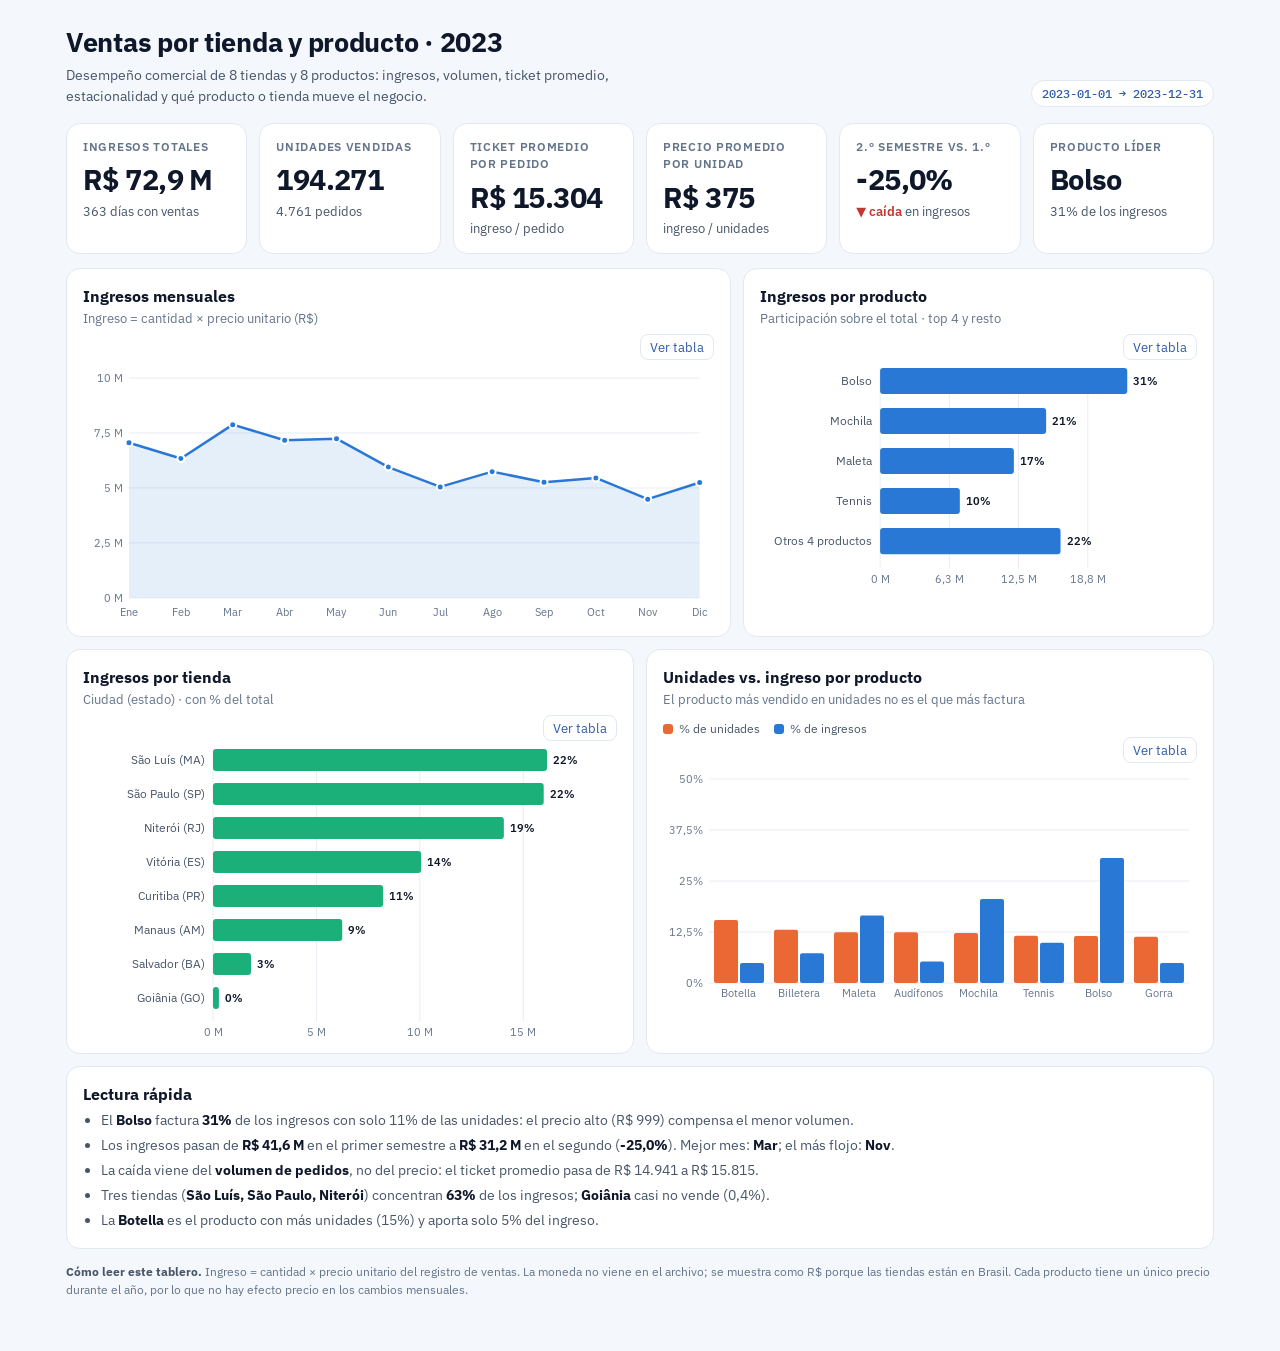
<file: dashboards/ventas.html>
<!DOCTYPE html>
<html lang="es"><head><meta charset="UTF-8"><meta name="viewport" content="width=device-width,initial-scale=1">
<title>Dashboard · Ventas por tienda y producto</title><meta name="robots" content="noindex">
<link rel="preconnect" href="https://fonts.googleapis.com"><link href="https://fonts.googleapis.com/css2?family=IBM+Plex+Mono:wght@500&family=IBM+Plex+Sans:wght@400;500;600;700&display=swap" rel="stylesheet">
<link rel="stylesheet" href="dash.css"></head><body><div class="wrap">
<header class="top"><div><h1>Ventas por tienda y producto · 2023</h1>
<p>Desempeño comercial de 8 tiendas y 8 productos: ingresos, volumen, ticket promedio, estacionalidad y qué producto o tienda mueve el negocio.</p></div>
<span class="badge" id="rng"></span></header>
<section class="kpis" id="kpis" aria-label="Indicadores clave"></section>
<main class="grid">
 <article class="card c7"><h2>Ingresos mensuales</h2><p class="sub">Ingreso = cantidad × precio unitario (R$)</p><div class="chart" id="ch1"></div></article>
 <article class="card c5"><h2>Ingresos por producto</h2><p class="sub">Participación sobre el total · top 4 y resto</p><div class="chart" id="ch2"></div></article>
 <article class="card c6"><h2>Ingresos por tienda</h2><p class="sub">Ciudad (estado) · con % del total</p><div class="chart" id="ch3"></div></article>
 <article class="card c6"><h2>Unidades vs. ingreso por producto</h2><p class="sub">El producto más vendido en unidades no es el que más factura</p><div class="legend" id="lg4"></div><div class="chart" id="ch4"></div></article>
 <article class="card" style="grid-column:span 12"><h2>Lectura rápida</h2><ul class="insights" id="ins"></ul></article>
</main>
<p class="note" id="nt"></p></div><script src="dash.js"></script><script>const D={"tot": {"ing": 72861269.75999999, "uds": 194271, "ped": 4761, "precio_prom": 375.04964590700615, "ticket": 15303.774366729676}, "meses": [{"mes": "2023-01", "ing": 7052940.03, "uds": 18276, "ped": 466}, {"mes": "2023-02", "ing": 6339703.81, "uds": 16468, "ped": 424}, {"mes": "2023-03", "ing": 7877337.64, "uds": 19616, "ped": 478}, {"mes": "2023-04", "ing": 7166506.87, "uds": 19296, "ped": 470}, {"mes": "2023-05", "ing": 7240701.63, "uds": 20198, "ped": 484}, {"mes": "2023-06", "ing": 5949406.82, "uds": 18009, "ped": 464}, {"mes": "2023-07", "ing": 5045747.46, "uds": 13734, "ped": 315}, {"mes": "2023-08", "ing": 5740660.35, "uds": 14724, "ped": 329}, {"mes": "2023-09", "ing": 5259928.54, "uds": 14718, "ped": 333}, {"mes": "2023-10", "ing": 5453610.47, "uds": 14306, "ped": 364}, {"mes": "2023-11", "ing": 4488933.66, "uds": 11768, "ped": 313}, {"mes": "2023-12", "ing": 5245792.48, "uds": 13158, "ped": 321}], "prod": [{"prod": 1001, "ing": 3551439.4, "uds": 22060, "ped": 571, "precio": 160.99, "nombre": "Gorra"}, {"prod": 1002, "ing": 7198831.77, "uds": 22483, "ped": 563, "precio": 320.19, "nombre": "Tennis"}, {"prod": 1003, "ing": 12074906.91, "uds": 24189, "ped": 587, "precio": 499.19, "nombre": "Maleta"}, {"prod": 1004, "ing": 5323710.0, "uds": 25351, "ped": 616, "precio": 210.0, "nombre": "Billetera"}, {"prod": 1005, "ing": 22311666.0, "uds": 22334, "ped": 574, "precio": 999.0, "nombre": "Bolso"}, {"prod": 1006, "ing": 3841122.0, "uds": 24158, "ped": 602, "precio": 159.0, "nombre": "Audífonos"}, {"prod": 1007, "ing": 14987274.48, "uds": 23752, "ped": 637, "precio": 630.99, "nombre": "Mochila"}, {"prod": 1008, "ing": 3572319.2, "uds": 29944, "ped": 611, "precio": 119.3, "nombre": "Botella"}], "tiendas": [{"tienda": "A1500107", "ing": 15990616.66, "uds": 41142, "ped": 489, "ciudad": "São Paulo", "uf": "SP"}, {"tienda": "A1500108", "ing": 14063358.42, "uds": 37195, "ped": 721, "ciudad": "Niterói", "uf": "RJ"}, {"tienda": "A1500109", "ing": 8225702.68, "uds": 20563, "ped": 1136, "ciudad": "Curitiba", "uf": "PR"}, {"tienda": "A1500110", "ing": 285162.34, "uds": 804, "ped": 22, "ciudad": "Goiânia", "uf": "GO"}, {"tienda": "A1500111", "ing": 16149706.04, "uds": 47528, "ped": 1008, "ciudad": "São Luís", "uf": "MA"}, {"tienda": "A3100104", "ing": 10060369.88, "uds": 25447, "ped": 745, "ciudad": "Vitória", "uf": "ES"}, {"tienda": "A5200050", "ing": 1837146.58, "uds": 5290, "ped": 158, "ciudad": "Salvador", "uf": "BA"}, {"tienda": "A5200100", "ing": 6249207.16, "uds": 16302, "ped": 482, "ciudad": "Manaus", "uf": "AM"}], "desde": "2023-01-01", "hasta": "2023-12-31", "mejor_dia_ing": 574711.54, "dias": 363, "prod_mes": {"Gorra": [347255.43, 382834.22, 325521.78, 374784.72, 308134.86, 334215.24, 253076.28, 228766.79, 253237.27, 201237.5, 282859.43, 259515.88], "Tennis": [566736.3, 510382.86, 760771.44, 650626.08, 838897.8, 799194.24, 528313.5, 378144.39, 560972.88, 653827.98, 370139.64, 580824.66], "Maleta": [1356299.23, 819669.98, 1232999.3, 1169602.17, 1096720.43, 1257459.61, 666418.65, 1014853.27, 910023.37, 835144.87, 624985.88, 1090730.15], "Billetera": [390810.0, 493500.0, 579180.0, 553770.0, 501480.0, 489930.0, 459690.0, 490140.0, 330120.0, 451290.0, 330330.0, 253470.0], "Bolso": [1951047.0, 2117880.0, 2971026.0, 2120877.0, 1964034.0, 1148850.0, 1730268.0, 2026971.0, 1674324.0, 1688310.0, 1285713.0, 1632366.0], "Audífonos": [275229.0, 400362.0, 389709.0, 394479.0, 382236.0, 412605.0, 305757.0, 236433.0, 247086.0, 333264.0, 229755.0, 234207.0], "Mochila": [1774974.87, 1422882.45, 1323817.02, 1558545.3, 1663289.64, 1146508.83, 868873.23, 1060063.2, 882124.02, 1090350.72, 1198250.01, 997595.19], "Botella": [390588.2, 192192.3, 294313.1, 343822.6, 485908.9, 360643.9, 233350.8, 305288.7, 402041.0, 200185.4, 166900.7, 197083.6]}, "top_prod_mes_meses": ["2023-01", "2023-02", "2023-03", "2023-04", "2023-05", "2023-06", "2023-07", "2023-08", "2023-09", "2023-10", "2023-11", "2023-12"]};
const col=n=>getComputedStyle(document.documentElement).getPropertyValue(n).trim();
const BRL=v=>'R$ '+v.toLocaleString('es-CO',{maximumFractionDigits:0});
const BM=v=>'R$ '+(v/1e6).toLocaleString('es-CO',{minimumFractionDigits:1,maximumFractionDigits:1})+' M';
const AX=v=>(v/1e6).toLocaleString('es-CO',{maximumFractionDigits:1})+' M';
const pc=(a,b,d=1)=>(b?a/b*100:0).toFixed(d).replace('.',',')+'%';
const N=v=>v.toLocaleString('es-CO');
const ML=['Ene','Feb','Mar','Abr','May','Jun','Jul','Ago','Sep','Oct','Nov','Dic'];
const T=D.tot,mes=D.meses;
document.getElementById('rng').textContent=D.desde+' → '+D.hasta;
const h1=mes.slice(0,6).reduce((a,m)=>a+m.ing,0),h2=mes.slice(6).reduce((a,m)=>a+m.ing,0),dh=(h2/h1-1)*100;
const pr=[...D.prod].sort((a,b)=>b.ing-a.ing),ti=[...D.tiendas].sort((a,b)=>b.ing-a.ing);
const kp=[
 ['Ingresos totales',BM(T.ing),N(D.dias)+' días con ventas'],
 ['Unidades vendidas',N(T.uds),N(T.ped)+' pedidos'],
 ['Ticket promedio por pedido',BRL(T.ticket),'ingreso / pedido'],
 ['Precio promedio por unidad',BRL(T.precio_prom),'ingreso / unidades'],
 ['2.º semestre vs. 1.º',(dh>0?'+':'')+dh.toFixed(1).replace('.',',')+'%','<b class="'+(dh<0?'down':'up')+'">'+(dh<0?'▼ caída':'▲ alza')+'</b> en ingresos'],
 ['Producto líder',pr[0].nombre,pc(pr[0].ing,T.ing,0)+' de los ingresos']
];
document.getElementById('kpis').innerHTML=kp.map(k=>'<div class="kpi"><div class="l">'+k[0]+'</div><div class="v">'+k[1]+'</div><div class="s">'+k[2]+'</div></div>').join('');
const mount=(id,draw,tbl)=>Dash.mount(document.getElementById(id).closest('.card'),draw,tbl);
const lg=(id,s)=>document.getElementById(id).innerHTML=s.map(x=>'<span><i style="background:'+x.color+'"></i>'+x.name+'</span>').join('');
function paint(){
 mount('ch1',h=>Dash.line(h,{cats:ML,series:[{name:'Ingresos',color:col('--s1'),vals:mes.map(m=>m.ing)}],fmt:BM,axisFmt:AX,area:true,title:'Ingresos mensuales'}),
  h=>Dash.table(h,['Mes','Ingresos','Unidades','Pedidos','Ticket'],mes.map((m,i)=>[ML[i],BRL(m.ing),N(m.uds),N(m.ped),BRL(m.ing/m.ped)])));
 const top4=pr.slice(0,4),rest=pr.slice(4).reduce((a,p)=>a+p.ing,0);
 const cats=[...top4.map(p=>p.nombre),'Otros 4 productos'],vals=[...top4.map(p=>p.ing),rest];
 mount('ch2',h=>Dash.hbars(h,{cats,series:[{name:'Ingresos',color:col('--s1'),vals}],fmt:BM,axisFmt:AX,labelW:120,barH:26,gap:14,total:(i,v)=>pc(v,T.ing,0),title:'Ingresos por producto'}),
  h=>Dash.table(h,['Producto','Precio','Unidades','Ingresos','% total'],pr.map(p=>[p.nombre,BRL(p.precio),N(p.uds),BRL(p.ing),pc(p.ing,T.ing)])));
 mount('ch3',h=>Dash.hbars(h,{cats:ti.map(t=>t.ciudad+' ('+t.uf+')'),series:[{name:'Ingresos',color:col('--s3'),vals:ti.map(t=>t.ing)}],fmt:BM,axisFmt:AX,labelW:130,barH:22,gap:12,total:(i,v)=>pc(v,T.ing,0),title:'Ingresos por tienda'}),
  h=>Dash.table(h,['Tienda','Pedidos','Unidades','Ingresos','Ticket'],ti.map(t=>[t.ciudad+' ('+t.uf+')',N(t.ped),N(t.uds),BRL(t.ing),BRL(t.ing/t.ped)])));
 const su=[...D.prod].sort((a,b)=>b.uds-a.uds);
 const sh=x=>x/ T.uds*100,si=x=>x/T.ing*100;
 const S4=[{name:'% de unidades',color:col('--s2'),vals:su.map(p=>sh(p.uds))},{name:'% de ingresos',color:col('--s1'),vals:su.map(p=>si(p.ing))}];
 lg('lg4',S4);
 mount('ch4',h=>Dash.vbars(h,{cats:su.map(p=>p.nombre),series:S4,fmt:v=>v.toFixed(1).replace('.',',')+'%',axisFmt:v=>(v%1?v.toFixed(1).replace('.',','):v)+'%',rot:true,title:'Unidades vs ingresos por producto'}),
  h=>Dash.table(h,['Producto','Unidades','% unidades','Ingresos','% ingresos'],su.map(p=>[p.nombre,N(p.uds),pc(p.uds,T.uds),BRL(p.ing),pc(p.ing,T.ing)])));
}
paint();
const bm=mes.reduce((a,b)=>b.ing>a.ing?b:a),wm=mes.reduce((a,b)=>b.ing<a.ing?b:a);
const top2=ti[0].ing+ti[1].ing+ti[2].ing;const lastT=ti[ti.length-1];
const ticketH1=mes.slice(0,6).reduce((a,m)=>a+m.ing,0)/mes.slice(0,6).reduce((a,m)=>a+m.ped,0),ticketH2=mes.slice(6).reduce((a,m)=>a+m.ing,0)/mes.slice(6).reduce((a,m)=>a+m.ped,0);
const botella=D.prod.find(p=>p.nombre==='Botella');
document.getElementById('ins').innerHTML=[
 'El <b>Bolso</b> factura <b>'+pc(pr[0].ing,T.ing,0)+'</b> de los ingresos con solo '+pc(pr[0].uds,T.uds,0)+' de las unidades: el precio alto (R$ 999) compensa el menor volumen.',
 'Los ingresos pasan de <b>'+BM(h1)+'</b> en el primer semestre a <b>'+BM(h2)+'</b> en el segundo (<b class="down">'+dh.toFixed(1).replace('.',',')+'%</b>). Mejor mes: <b>'+ML[mes.indexOf(bm)]+'</b>; el más flojo: <b>'+ML[mes.indexOf(wm)]+'</b>.',
 'La caída viene del <b>volumen de pedidos</b>, no del precio: el ticket promedio pasa de '+BRL(ticketH1)+' a '+BRL(ticketH2)+'.',
 'Tres tiendas (<b>'+ti.slice(0,3).map(t=>t.ciudad).join(', ')+'</b>) concentran <b>'+pc(top2,T.ing,0)+'</b> de los ingresos; <b>'+lastT.ciudad+'</b> casi no vende ('+pc(lastT.ing,T.ing,1)+').',
 'La <b>Botella</b> es el producto con más unidades ('+pc(botella.uds,T.uds,0)+') y aporta solo '+pc(botella.ing,T.ing,0)+' del ingreso.'
].map(t=>'<li>'+t+'</li>').join('');
document.getElementById('nt').innerHTML='<b>Cómo leer este tablero.</b> Ingreso = cantidad × precio unitario del registro de ventas. La moneda no viene en el archivo; se muestra como R$ porque las tiendas están en Brasil. Cada producto tiene un único precio durante el año, por lo que no hay efecto precio en los cambios mensuales.';
if(matchMedia)matchMedia('(prefers-color-scheme: dark)').addEventListener('change',()=>location.reload());
</script></body></html>
</file>
<file: dash.css>
:root{
  --bg:#f4f7fb;--surface:#fff;--ink:#0f172a;--ink2:#475569;--muted:#64748b;--line:#e2e8f0;--grid:#e8edf4;
  --s1:#2a78d6;--s2:#eb6834;--s3:#1baf7a;--s4:#eda100;--s5:#6250d6;--neutral:#94a3b8;
  --good:#0a7f55;--bad:#c2362f;--accent:#2E5AAC;
  color-scheme:light;
}
@media (prefers-color-scheme:dark){:root:not([data-theme="light"]){
  --bg:#0e1420;--surface:#161e2e;--ink:#eef2f8;--ink2:#c3cad6;--muted:#9aa5b6;--line:#26324a;--grid:#243049;
  --s1:#3987e5;--s2:#d95926;--s3:#199e70;--s4:#c98500;--s5:#9085e9;--neutral:#6b7a92;--good:#3ccf9a;--bad:#ef7a73;--accent:#7fb0ff;color-scheme:dark}}
*{box-sizing:border-box}
html,body{margin:0}
body{font-family:'IBM Plex Sans',system-ui,-apple-system,Segoe UI,Roboto,sans-serif;background:var(--bg);color:var(--ink);line-height:1.45;-webkit-font-smoothing:antialiased}
.wrap{max-width:1180px;margin:0 auto;padding:22px 16px 40px}
header.top{display:flex;flex-wrap:wrap;gap:10px 18px;align-items:flex-end;justify-content:space-between;margin-bottom:16px}
header.top h1{font-size:clamp(1.25rem,2.4vw,1.7rem);margin:0;letter-spacing:-.01em}
header.top p{margin:4px 0 0;color:var(--ink2);font-size:.9rem;max-width:70ch}
.badge{font:500 .72rem 'IBM Plex Mono',ui-monospace,monospace;color:var(--accent);border:1px solid var(--line);background:var(--surface);padding:5px 10px;border-radius:999px;white-space:nowrap}
.kpis{display:grid;grid-template-columns:repeat(auto-fit,minmax(168px,1fr));gap:12px;margin-bottom:14px}
.kpi{background:var(--surface);border:1px solid var(--line);border-radius:14px;padding:14px 16px}
.kpi .l{font-size:.74rem;text-transform:uppercase;letter-spacing:.06em;color:var(--muted);font-weight:600}
.kpi .v{font-size:clamp(1.35rem,2.6vw,1.8rem);font-weight:700;margin:4px 0 2px;letter-spacing:-.02em;font-variant-numeric:tabular-nums}
.kpi .s{font-size:.8rem;color:var(--ink2)}
.kpi .s b{font-weight:600}
.up{color:var(--good)}.down{color:var(--bad)}
.grid{display:grid;grid-template-columns:repeat(12,1fr);gap:12px}
.card{background:var(--surface);border:1px solid var(--line);border-radius:14px;padding:16px 16px 12px;grid-column:span 12;min-width:0}
@media(min-width:900px){.c6{grid-column:span 6}.c7{grid-column:span 7}.c5{grid-column:span 5}}
.card h2{font-size:.98rem;margin:0 0 2px}
.card .sub{font-size:.8rem;color:var(--muted);margin:0 0 10px}
.legend{display:flex;flex-wrap:wrap;gap:6px 14px;font-size:.78rem;color:var(--ink2);margin:6px 0 4px}
.legend i{display:inline-block;width:10px;height:10px;border-radius:3px;margin-right:6px;vertical-align:-1px}
.chart{width:100%;position:relative}
.chart svg{display:block;width:100%;height:auto;overflow:visible}
.chart text{font-family:inherit;fill:var(--muted);font-size:11px}
.chart .lbl{fill:var(--ink2);font-size:11.5px}
.chart .val{fill:var(--ink);font-size:11px;font-weight:600}
.chart .hit{cursor:pointer}
.tools{display:flex;justify-content:flex-end;margin:-4px 0 4px}
.tbtn{font:500 .72rem inherit;font-family:inherit;color:var(--accent);background:none;border:1px solid var(--line);border-radius:8px;padding:3px 9px;cursor:pointer}
.tbtn:hover{border-color:var(--accent)}
.tbtn:focus-visible{outline:2px solid var(--accent);outline-offset:2px}
table.dt{width:100%;border-collapse:collapse;font-size:.8rem;font-variant-numeric:tabular-nums}
table.dt th,table.dt td{padding:6px 8px;border-bottom:1px solid var(--line);text-align:right;white-space:nowrap}
table.dt th:first-child,table.dt td:first-child{text-align:left}
table.dt th{color:var(--muted);font-weight:600;font-size:.72rem;text-transform:uppercase;letter-spacing:.04em}
.tablewrap{overflow-x:auto;max-height:320px}
.tip{position:fixed;z-index:50;pointer-events:none;background:var(--ink);color:var(--surface);font-size:.78rem;padding:8px 10px;border-radius:9px;box-shadow:0 6px 20px rgba(0,0,0,.25);max-width:240px;opacity:0;transition:opacity .08s}
.tip b{display:block;margin-bottom:3px}
.tip div{display:flex;justify-content:space-between;gap:14px;font-variant-numeric:tabular-nums}
.tip i{display:inline-block;width:8px;height:8px;border-radius:2px;margin-right:6px}
.note{font-size:.76rem;color:var(--muted);margin-top:14px;line-height:1.5}
.note b{color:var(--ink2)}
.insights{margin:0;padding-left:1.1rem;font-size:.86rem;color:var(--ink2)}
.insights li{margin:5px 0}
.insights b{color:var(--ink)}
.bar-in{animation:grow .7s ease-out both;transform-origin:bottom}
@keyframes grow{from{transform:scaleY(.001)}to{transform:scaleY(1)}}
@media (prefers-reduced-motion:reduce){.bar-in{animation:none}}
</file>
<file: dashboards/dash.css>
:root{
  --bg:#f4f7fb;--surface:#fff;--ink:#0f172a;--ink2:#475569;--muted:#64748b;--line:#e2e8f0;--grid:#e8edf4;
  --s1:#2a78d6;--s2:#eb6834;--s3:#1baf7a;--s4:#eda100;--s5:#6250d6;--neutral:#94a3b8;
  --good:#0a7f55;--bad:#c2362f;--accent:#2E5AAC;
  color-scheme:light;
}
@media (prefers-color-scheme:dark){:root:not([data-theme="light"]){
  --bg:#0e1420;--surface:#161e2e;--ink:#eef2f8;--ink2:#c3cad6;--muted:#9aa5b6;--line:#26324a;--grid:#243049;
  --s1:#3987e5;--s2:#d95926;--s3:#199e70;--s4:#c98500;--s5:#9085e9;--neutral:#6b7a92;--good:#3ccf9a;--bad:#ef7a73;--accent:#7fb0ff;color-scheme:dark}}
*{box-sizing:border-box}
html,body{margin:0}
body{font-family:'IBM Plex Sans',system-ui,-apple-system,Segoe UI,Roboto,sans-serif;background:var(--bg);color:var(--ink);line-height:1.45;-webkit-font-smoothing:antialiased}
.wrap{max-width:1180px;margin:0 auto;padding:22px 16px 40px}
header.top{display:flex;flex-wrap:wrap;gap:10px 18px;align-items:flex-end;justify-content:space-between;margin-bottom:16px}
header.top h1{font-size:clamp(1.25rem,2.4vw,1.7rem);margin:0;letter-spacing:-.01em}
header.top p{margin:4px 0 0;color:var(--ink2);font-size:.9rem;max-width:70ch}
.badge{font:500 .72rem 'IBM Plex Mono',ui-monospace,monospace;color:var(--accent);border:1px solid var(--line);background:var(--surface);padding:5px 10px;border-radius:999px;white-space:nowrap}
.kpis{display:grid;grid-template-columns:repeat(auto-fit,minmax(168px,1fr));gap:12px;margin-bottom:14px}
.kpi{background:var(--surface);border:1px solid var(--line);border-radius:14px;padding:14px 16px}
.kpi .l{font-size:.74rem;text-transform:uppercase;letter-spacing:.06em;color:var(--muted);font-weight:600}
.kpi .v{font-size:clamp(1.35rem,2.6vw,1.8rem);font-weight:700;margin:4px 0 2px;letter-spacing:-.02em;font-variant-numeric:tabular-nums}
.kpi .s{font-size:.8rem;color:var(--ink2)}
.kpi .s b{font-weight:600}
.up{color:var(--good)}.down{color:var(--bad)}
.grid{display:grid;grid-template-columns:repeat(12,1fr);gap:12px}
.card{background:var(--surface);border:1px solid var(--line);border-radius:14px;padding:16px 16px 12px;grid-column:span 12;min-width:0}
@media(min-width:900px){.c6{grid-column:span 6}.c7{grid-column:span 7}.c5{grid-column:span 5}}
.card h2{font-size:.98rem;margin:0 0 2px}
.card .sub{font-size:.8rem;color:var(--muted);margin:0 0 10px}
.legend{display:flex;flex-wrap:wrap;gap:6px 14px;font-size:.78rem;color:var(--ink2);margin:6px 0 4px}
.legend i{display:inline-block;width:10px;height:10px;border-radius:3px;margin-right:6px;vertical-align:-1px}
.chart{width:100%;position:relative}
.chart svg{display:block;width:100%;height:auto;overflow:visible}
.chart text{font-family:inherit;fill:var(--muted);font-size:11px}
.chart .lbl{fill:var(--ink2);font-size:11.5px}
.chart .val{fill:var(--ink);font-size:11px;font-weight:600}
.chart .hit{cursor:pointer}
.tools{display:flex;justify-content:flex-end;margin:-4px 0 4px}
.tbtn{font:500 .72rem inherit;font-family:inherit;color:var(--accent);background:none;border:1px solid var(--line);border-radius:8px;padding:3px 9px;cursor:pointer}
.tbtn:hover{border-color:var(--accent)}
.tbtn:focus-visible{outline:2px solid var(--accent);outline-offset:2px}
table.dt{width:100%;border-collapse:collapse;font-size:.8rem;font-variant-numeric:tabular-nums}
table.dt th,table.dt td{padding:6px 8px;border-bottom:1px solid var(--line);text-align:right;white-space:nowrap}
table.dt th:first-child,table.dt td:first-child{text-align:left}
table.dt th{color:var(--muted);font-weight:600;font-size:.72rem;text-transform:uppercase;letter-spacing:.04em}
.tablewrap{overflow-x:auto;max-height:320px}
.tip{position:fixed;z-index:50;pointer-events:none;background:var(--ink);color:var(--surface);font-size:.78rem;padding:8px 10px;border-radius:9px;box-shadow:0 6px 20px rgba(0,0,0,.25);max-width:240px;opacity:0;transition:opacity .08s}
.tip b{display:block;margin-bottom:3px}
.tip div{display:flex;justify-content:space-between;gap:14px;font-variant-numeric:tabular-nums}
.tip i{display:inline-block;width:8px;height:8px;border-radius:2px;margin-right:6px}
.note{font-size:.76rem;color:var(--muted);margin-top:14px;line-height:1.5}
.note b{color:var(--ink2)}
.insights{margin:0;padding-left:1.1rem;font-size:.86rem;color:var(--ink2)}
.insights li{margin:5px 0}
.insights b{color:var(--ink)}
.bar-in{animation:grow .7s ease-out both;transform-origin:bottom}
@keyframes grow{from{transform:scaleY(.001)}to{transform:scaleY(1)}}
@media (prefers-reduced-motion:reduce){.bar-in{animation:none}}
</file>
